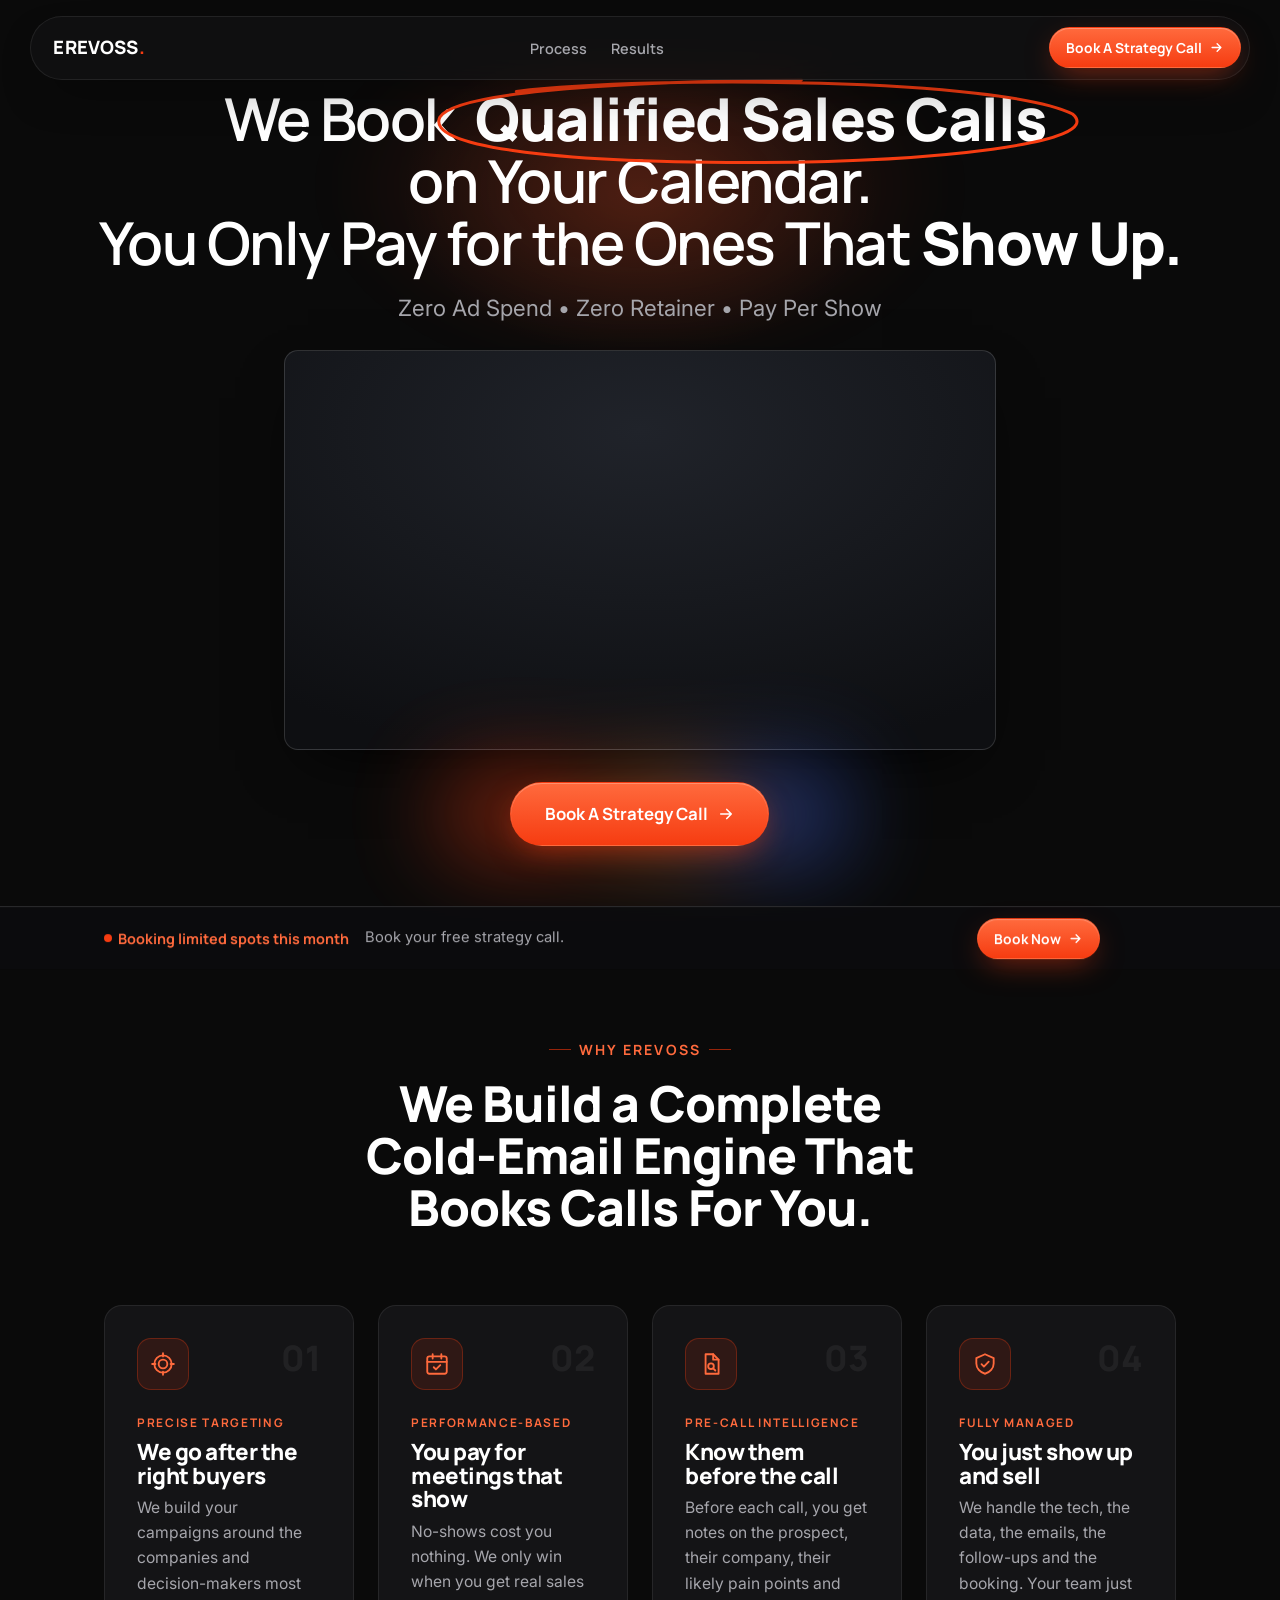
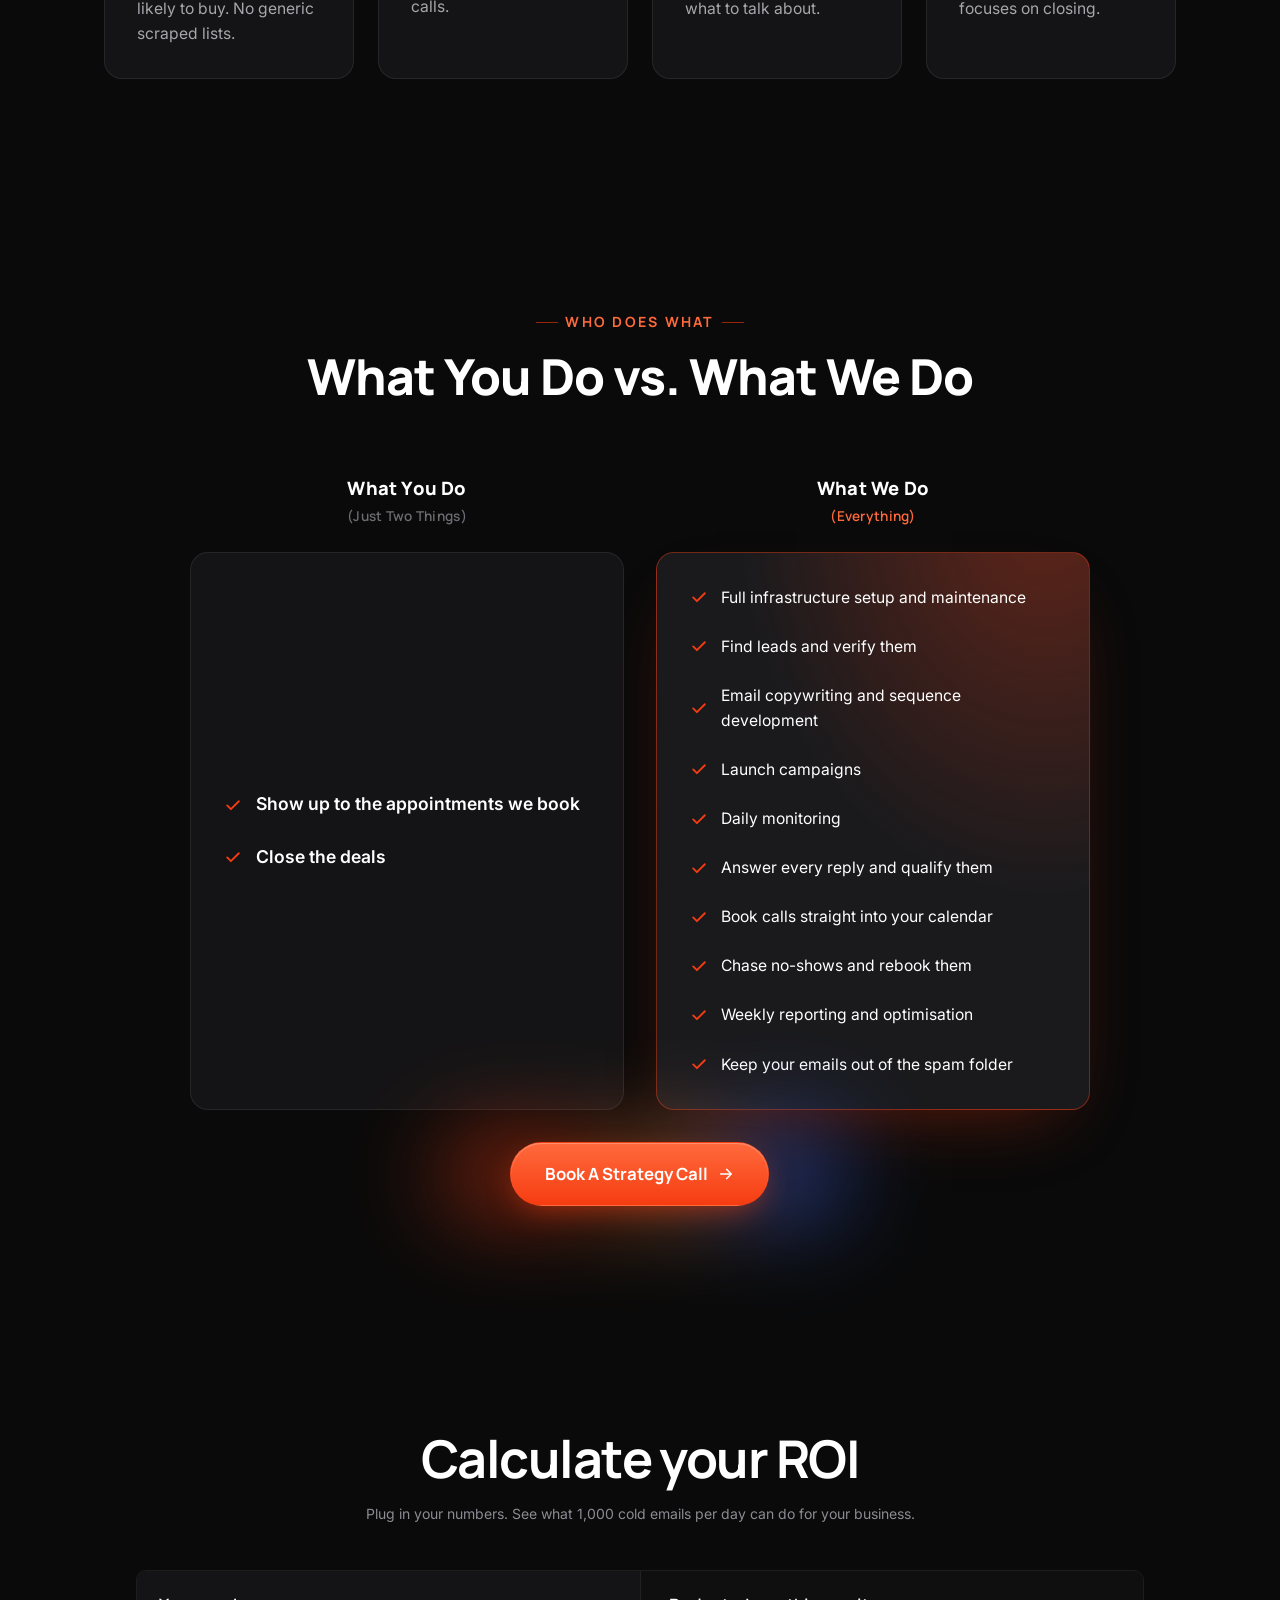
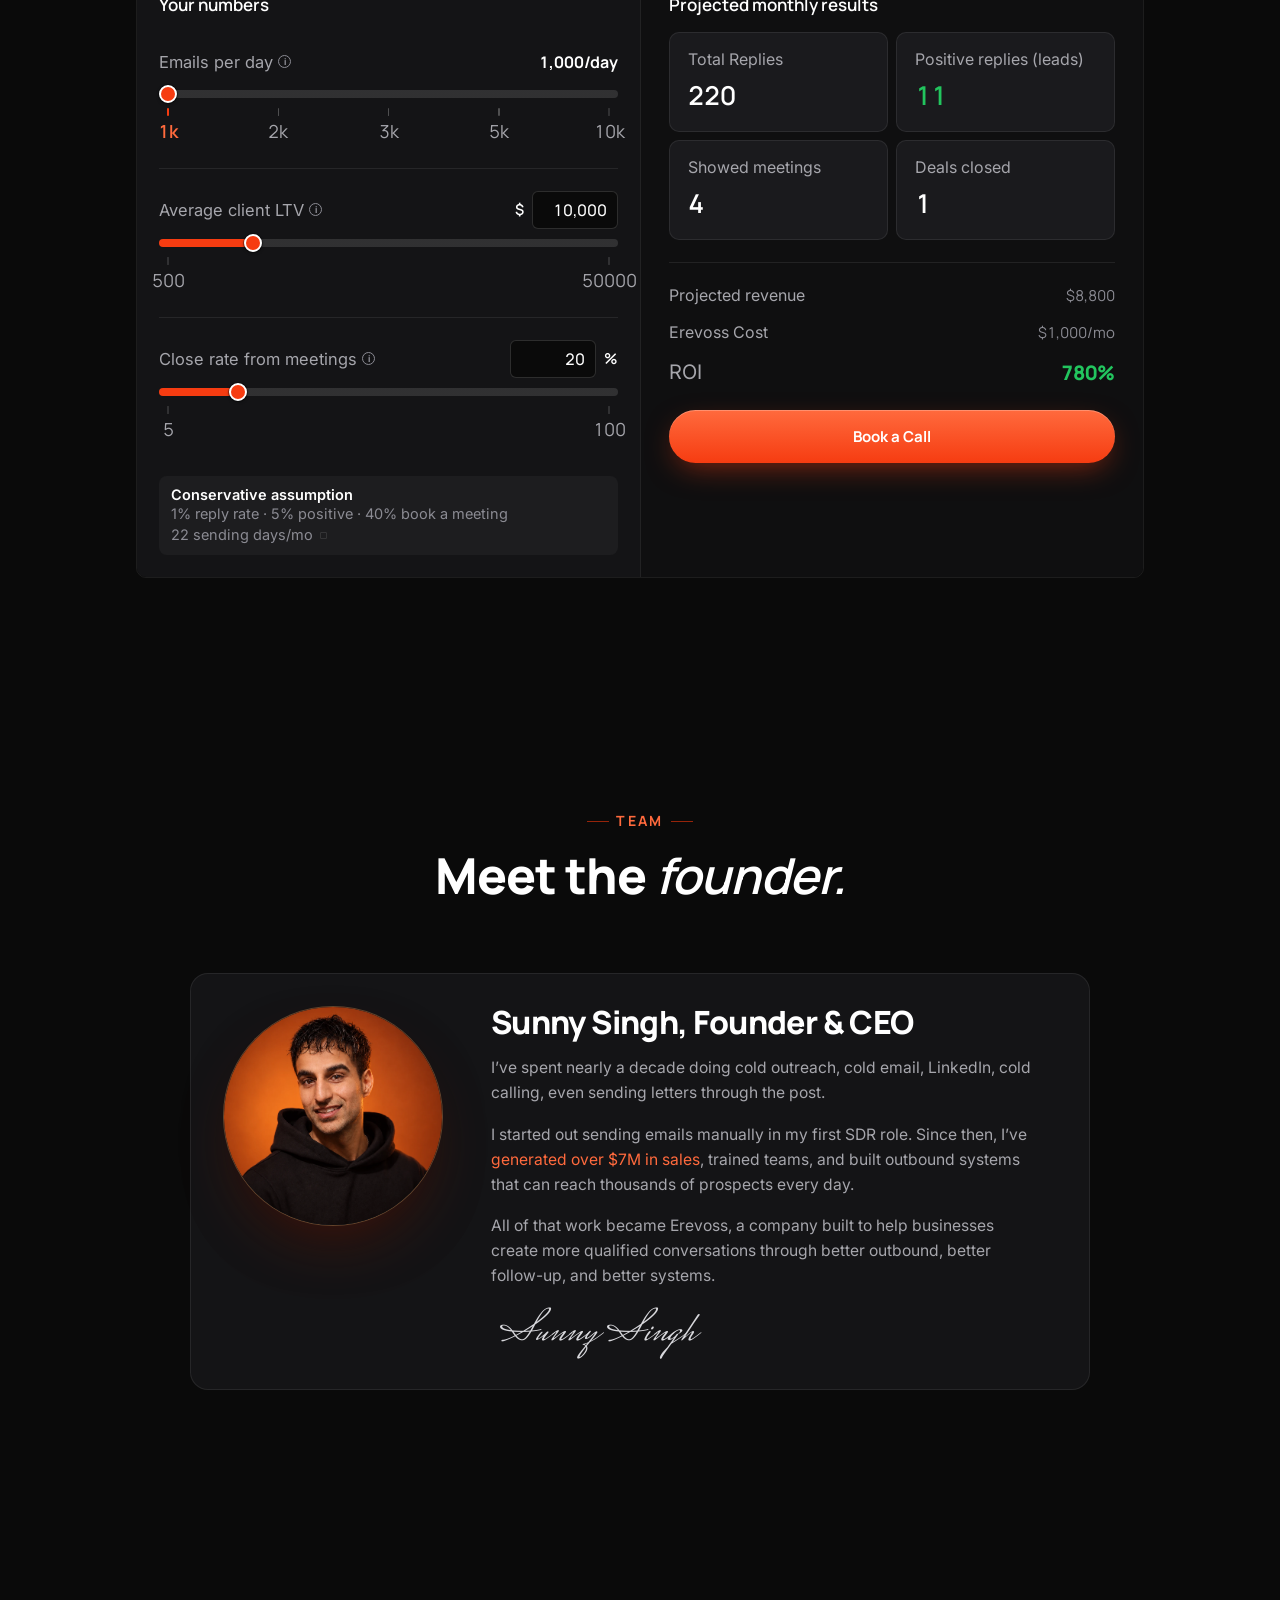
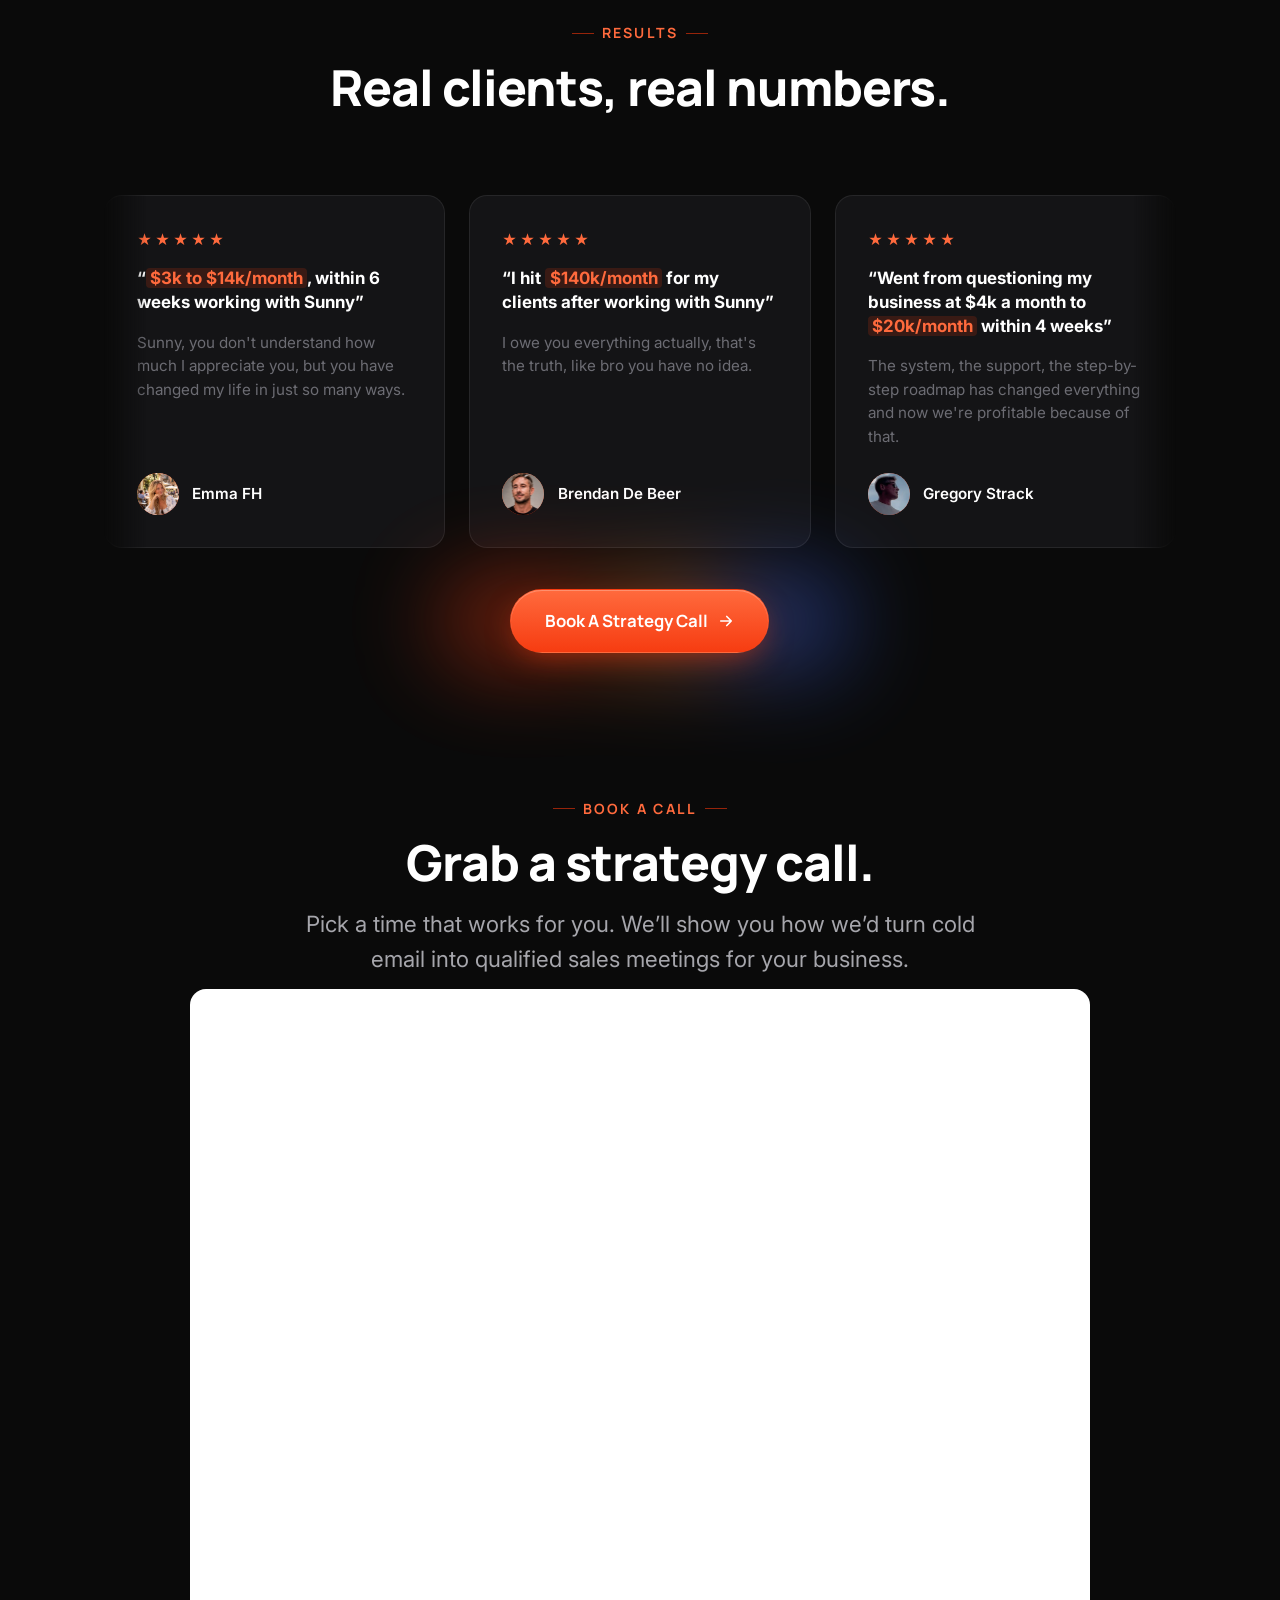
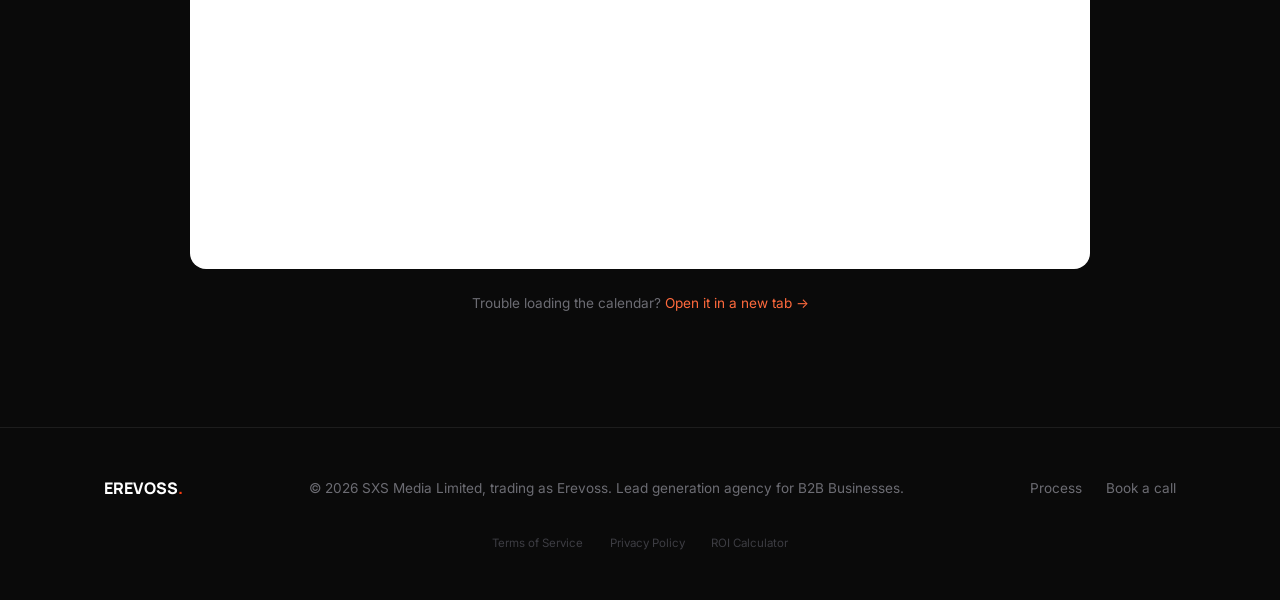
<file: index.html>
<!doctype html>
<html lang="en">
<head>
<meta charset="UTF-8">
<meta name="viewport" content="width=device-width, initial-scale=1.0">
<title>Erevoss | Qualified Sales Calls, Pay-Per-Show</title>
<meta name="description" content="We book qualified sales calls on a pay-per-show basis. Zero ad spend, zero retainer. You only pay for the calls that show up.">
<link rel="canonical" href="https://erevoss.com/">
<meta name="theme-color" content="#0a0a0a">

<!-- Open Graph -->
<meta property="og:type" content="website">
<meta property="og:site_name" content="Erevoss">
<meta property="og:url" content="https://erevoss.com/">
<meta property="og:title" content="Erevoss | Qualified Sales Calls, Pay-Per-Show">
<meta property="og:description" content="We book qualified sales calls on a pay-per-show basis. Zero ad spend, zero retainer. You only pay for the calls that show up.">
<meta property="og:image" content="https://erevoss.com/assets/og-image.jpg">
<meta property="og:image:width" content="1200">
<meta property="og:image:height" content="630">

<!-- Twitter -->
<meta name="twitter:card" content="summary_large_image">
<meta name="twitter:title" content="Erevoss | Qualified Sales Calls, Pay-Per-Show">
<meta name="twitter:description" content="We book qualified sales calls on a pay-per-show basis. Zero ad spend, zero retainer. You only pay for the calls that show up.">
<meta name="twitter:image" content="https://erevoss.com/assets/og-image.jpg">

<link rel="icon" href="assets/favicon.svg" type="image/svg+xml">

<script>document.documentElement.className = 'js';</script>
<link rel="preconnect" href="https://fonts.googleapis.com">
<link rel="preconnect" href="https://fonts.gstatic.com" crossorigin>
<link href="https://fonts.googleapis.com/css2?family=Manrope:wght@400;500;600;700;800&family=Inter:wght@400;500;600&family=Mrs+Saint+Delafield&display=swap" rel="stylesheet">
<link rel="stylesheet" href="styles.css">
<!-- Wistia VSL player -->
<script src="https://fast.wistia.com/player.js" async></script>
<script src="https://fast.wistia.com/embed/h9j6kf60p4.js" async type="module"></script>
</head>
<body>

  <div class="scroll-progress" aria-hidden="true"></div>

  <!-- NAV -->
  <header class="nav" id="nav">
    <div class="nav-inner">
      <a href="#top" class="brand" aria-label="Erevoss home">EREVOSS<span class="mark">.</span></a>
      <nav aria-label="Primary">
        <ul class="nav-links">
          <li><a href="#process">Process</a></li>
          <li><a href="#results">Results</a></li>
        </ul>
      </nav>
      <div class="nav-cta">
        <a href="#contact" class="btn btn-accent btn-sm">Book A Strategy Call
          <svg width="15" height="15" viewBox="0 0 24 24" fill="none" aria-hidden="true"><path d="M5 12h14M13 6l6 6-6 6" stroke="currentColor" stroke-width="2.2" stroke-linecap="round" stroke-linejoin="round"/></svg>
        </a>
      </div>
    </div>
  </header>

  <main id="top">

    <!-- HERO -->
    <section class="hero" aria-labelledby="hero-title">
      <div class="wrap">
        <h1 id="hero-title" class="reveal d1"><span class="h-line">We Book <span class="circled"><b>Qualified Sales Calls</b><svg viewBox="0 0 200 60" preserveAspectRatio="none" aria-hidden="true"><path d="M30 12C70 2 170 4 190 26C200 44 150 56 96 56C40 56 4 46 8 28C12 14 50 6 112 5"/></svg></span></span> <span class="h-line">on Your Calendar.</span> <span class="h-line h-last">You Only Pay for the Ones That <b>Show Up.</b></span></h1>

        <p class="lead reveal d1">Zero Ad Spend • Zero Retainer • Pay Per Show</p>

        <!-- VSL: Wistia player. To change the video, replace the media ID (h9j6kf60p4) here AND in the embed script in <head> -->
        <div class="vsl reveal d2">
          <wistia-player id="vsl-video" media-id="h9j6kf60p4" aspect="1.7777777777777777" autoplay muted></wistia-player>
          <button class="vsl-unmute" id="vsl-unmute" type="button" aria-label="Unmute the video" hidden>
            <span class="vsl-unmute-card">
              <svg viewBox="0 0 24 24" fill="none" aria-hidden="true"><path d="M4 9v6h4l5 4V5L8 9H4Z" fill="currentColor"/><path d="M16.5 8.5a5 5 0 0 1 0 7M19 6a8 8 0 0 1 0 12" stroke="currentColor" stroke-width="1.7" stroke-linecap="round"/></svg>
              <strong>Your video is playing</strong>
              <span>Click to unmute</span>
            </span>
          </button>
        </div>

        <div class="hero-cta reveal d3">
          <a href="#contact" class="btn btn-accent btn-lg">Book A Strategy Call
            <svg width="18" height="18" viewBox="0 0 24 24" fill="none" aria-hidden="true"><path d="M5 12h14M13 6l6 6-6 6" stroke="currentColor" stroke-width="2.2" stroke-linecap="round" stroke-linejoin="round"/></svg>
          </a>
        </div>
      </div>
    </section>

    <!-- WHY EREVOSS (id stays "process" so the nav link keeps working) -->
    <section id="process" aria-labelledby="process-title">
      <div class="wrap">
        <div class="section-head reveal">
          <span class="eyebrow">Why Erevoss</span>
          <h2 id="process-title">We Build a Complete <span class="nowrap">Cold-Email</span> Engine That Books Calls For You.</h2>
        </div>
        <div class="steps">
          <article class="step reveal d1">
            <span class="step-num">01</span>
            <div class="step-icon" aria-hidden="true"><svg viewBox="0 0 24 24" fill="none"><circle cx="12" cy="12" r="8" stroke="currentColor" stroke-width="1.7" stroke-linecap="round" stroke-linejoin="round"/><circle cx="12" cy="12" r="4" stroke="currentColor" stroke-width="1.7" stroke-linecap="round" stroke-linejoin="round"/><path d="M12 2v3M12 19v3M2 12h3M19 12h3" stroke="currentColor" stroke-width="1.7" stroke-linecap="round" stroke-linejoin="round"/></svg></div>
            <span class="step-tag">Precise targeting</span>
            <h3>We go after the right buyers</h3>
            <p>We build your campaigns around the companies and decision-makers most likely to buy. No generic scraped lists.</p>
          </article>
          <article class="step reveal d2">
            <span class="step-num">02</span>
            <div class="step-icon" aria-hidden="true"><svg viewBox="0 0 24 24" fill="none"><rect x="3" y="5" width="18" height="16" rx="2" stroke="currentColor" stroke-width="1.7" stroke-linecap="round" stroke-linejoin="round"/><path d="M3 10h18M8 3v4M16 3v4" stroke="currentColor" stroke-width="1.7" stroke-linecap="round" stroke-linejoin="round"/><path d="m9 15 2 2 4-4" stroke="currentColor" stroke-width="1.7" stroke-linecap="round" stroke-linejoin="round"/></svg></div>
            <span class="step-tag">Performance-based</span>
            <h3>You pay for meetings that show</h3>
            <p>No-shows cost you nothing. We only win when you get real sales calls.</p>
          </article>
          <article class="step reveal d3">
            <span class="step-num">03</span>
            <div class="step-icon" aria-hidden="true"><svg viewBox="0 0 24 24" fill="none"><path d="M7 3h7l5 5v13H7z" stroke="currentColor" stroke-width="1.7" stroke-linecap="round" stroke-linejoin="round"/><path d="M14 3v5h5" stroke="currentColor" stroke-width="1.7" stroke-linecap="round" stroke-linejoin="round"/><circle cx="12" cy="14" r="2.6" stroke="currentColor" stroke-width="1.7" stroke-linecap="round" stroke-linejoin="round"/><path d="m14 16 2 2" stroke="currentColor" stroke-width="1.7" stroke-linecap="round" stroke-linejoin="round"/></svg></div>
            <span class="step-tag">Pre-call intelligence</span>
            <h3>Know them before the call</h3>
            <p>Before each call, you get notes on the prospect, their company, their likely pain points and what to talk about.</p>
          </article>
          <article class="step reveal d4">
            <span class="step-num">04</span>
            <div class="step-icon" aria-hidden="true"><svg viewBox="0 0 24 24" fill="none"><path d="M12 3 4 6.5v5c0 4.5 3.4 8.3 8 9.5 4.6-1.2 8-5 8-9.5v-5z" stroke="currentColor" stroke-width="1.7" stroke-linecap="round" stroke-linejoin="round"/><path d="m8.8 12.2 2.2 2.2 4.4-4.6" stroke="currentColor" stroke-width="1.7" stroke-linecap="round" stroke-linejoin="round"/></svg></div>
            <span class="step-tag">Fully managed</span>
            <h3>You just show up and sell</h3>
            <p>We handle the tech, the data, the emails, the follow-ups and the booking. Your team just focuses on closing.</p>
          </article>
        </div>
      </div>
    </section>

    <!-- WHAT YOU DO VS. WHAT WE DO -->
    <section id="split" aria-labelledby="split-title">
      <div class="wrap">
        <div class="section-head reveal">
          <span class="eyebrow">Who does what</span>
          <h2 id="split-title">What You Do vs. What We Do</h2>
        </div>
        <div class="cmp-grid reveal d1">
          <div class="cmp-col">
            <div class="cmp-label other">What You Do <span>(Just Two Things)</span></div>
            <div class="cmp-card other">
              <ul class="cmp-list">
                <li><svg class="cmp-ic" viewBox="0 0 24 24" fill="none" aria-hidden="true"><path d="m5 12.5 4.5 4.5L19 7.5" stroke="currentColor" stroke-width="2.2" stroke-linecap="round" stroke-linejoin="round"/></svg>Show up to the appointments we book</li>
                <li><svg class="cmp-ic" viewBox="0 0 24 24" fill="none" aria-hidden="true"><path d="m5 12.5 4.5 4.5L19 7.5" stroke="currentColor" stroke-width="2.2" stroke-linecap="round" stroke-linejoin="round"/></svg>Close the deals</li>
              </ul>
            </div>
          </div>
          <div class="cmp-col">
            <div class="cmp-label us">What We Do <span>(Everything)</span></div>
            <div class="cmp-card us">
              <ul class="cmp-list">
                <li><svg class="cmp-ic" viewBox="0 0 24 24" fill="none" aria-hidden="true"><path d="m5 12.5 4.5 4.5L19 7.5" stroke="currentColor" stroke-width="2.2" stroke-linecap="round" stroke-linejoin="round"/></svg>Full infrastructure setup and maintenance</li>
                <li><svg class="cmp-ic" viewBox="0 0 24 24" fill="none" aria-hidden="true"><path d="m5 12.5 4.5 4.5L19 7.5" stroke="currentColor" stroke-width="2.2" stroke-linecap="round" stroke-linejoin="round"/></svg>Find leads and verify them</li>
                <li><svg class="cmp-ic" viewBox="0 0 24 24" fill="none" aria-hidden="true"><path d="m5 12.5 4.5 4.5L19 7.5" stroke="currentColor" stroke-width="2.2" stroke-linecap="round" stroke-linejoin="round"/></svg>Email copywriting and sequence development</li>
                <li><svg class="cmp-ic" viewBox="0 0 24 24" fill="none" aria-hidden="true"><path d="m5 12.5 4.5 4.5L19 7.5" stroke="currentColor" stroke-width="2.2" stroke-linecap="round" stroke-linejoin="round"/></svg>Launch campaigns</li>
                <li><svg class="cmp-ic" viewBox="0 0 24 24" fill="none" aria-hidden="true"><path d="m5 12.5 4.5 4.5L19 7.5" stroke="currentColor" stroke-width="2.2" stroke-linecap="round" stroke-linejoin="round"/></svg>Daily monitoring</li>
                <li><svg class="cmp-ic" viewBox="0 0 24 24" fill="none" aria-hidden="true"><path d="m5 12.5 4.5 4.5L19 7.5" stroke="currentColor" stroke-width="2.2" stroke-linecap="round" stroke-linejoin="round"/></svg>Answer every reply and qualify them</li>
                <li><svg class="cmp-ic" viewBox="0 0 24 24" fill="none" aria-hidden="true"><path d="m5 12.5 4.5 4.5L19 7.5" stroke="currentColor" stroke-width="2.2" stroke-linecap="round" stroke-linejoin="round"/></svg>Book calls straight into your calendar</li>
                <li><svg class="cmp-ic" viewBox="0 0 24 24" fill="none" aria-hidden="true"><path d="m5 12.5 4.5 4.5L19 7.5" stroke="currentColor" stroke-width="2.2" stroke-linecap="round" stroke-linejoin="round"/></svg>Chase no-shows and rebook them</li>
                <li><svg class="cmp-ic" viewBox="0 0 24 24" fill="none" aria-hidden="true"><path d="m5 12.5 4.5 4.5L19 7.5" stroke="currentColor" stroke-width="2.2" stroke-linecap="round" stroke-linejoin="round"/></svg>Weekly reporting and optimisation</li>
                <li><svg class="cmp-ic" viewBox="0 0 24 24" fill="none" aria-hidden="true"><path d="m5 12.5 4.5 4.5L19 7.5" stroke="currentColor" stroke-width="2.2" stroke-linecap="round" stroke-linejoin="round"/></svg>Keep your emails out of the spam folder</li>
              </ul>
            </div>
          </div>
        </div>
        <div class="hero-cta reveal d2">
          <a href="#contact" class="btn btn-accent btn-lg">Book A Strategy Call
            <svg width="18" height="18" viewBox="0 0 24 24" fill="none" aria-hidden="true"><path d="M5 12h14M13 6l6 6-6 6" stroke="currentColor" stroke-width="2.2" stroke-linecap="round" stroke-linejoin="round"/></svg>
          </a>
        </div>
      </div>
    </section>

    <!-- ROI CALCULATOR (ported from erevoss-roi-v3.html). Maths and price per meeting live in script.js;
         styles are scoped under .roi-calc in styles.css. -->
    <section id="roi-calculator" aria-labelledby="roi-title" data-book-url="#contact">
      <div class="wrap roi-calc">
        <div class="title reveal">
          <h2 id="roi-title">Calculate your ROI</h2>
          <p>Plug in your numbers. See what 1,000 cold emails per day can do for your business.</p>
        </div>

        <div class="calc reveal d1">
          <section class="left" aria-labelledby="roi-in-h">
            <h3 id="roi-in-h">Your numbers</h3>

            <div class="field">
              <div class="fhead">
                <label for="roi-vol">Emails per day <i class="tip" tabindex="0">i<span>How many cold emails go out each sending day.</span></i></label>
                <span class="now" id="roi-vol-v">1,000/day</span>
              </div>
              <input id="roi-vol" type="range" min="0" max="4" step="1" value="0" aria-label="Emails per day" aria-valuetext="1,000 per day">
              <div class="scale" id="roi-sc-vol" role="group" aria-label="Emails per day presets"></div>
            </div>

            <div class="field">
              <div class="fhead">
                <label for="roi-ltv-n">Average client LTV <i class="tip" tabindex="0">i<span>What one new client is worth to you over the whole relationship.</span></i></label>
                <span class="inbox">$ <input id="roi-ltv-n" class="wide" type="text" value="10,000" inputmode="numeric" autocomplete="off"></span>
              </div>
              <input id="roi-ltv" type="range" min="500" max="50000" step="500" value="10000" aria-label="Average client LTV">
              <div class="scale" id="roi-sc-ltv" aria-hidden="true"></div>
            </div>

            <div class="field">
              <div class="fhead">
                <label for="roi-close-n">Close rate from meetings <i class="tip" tabindex="0">i<span>Share of showed meetings that become paying clients.</span></i></label>
                <span class="inbox"><input id="roi-close-n" type="number" min="5" max="100" step="1" value="20" inputmode="numeric"> %</span>
              </div>
              <input id="roi-close" type="range" min="5" max="100" step="1" value="20" aria-label="Close rate from meetings">
              <div class="scale" id="roi-sc-close" aria-hidden="true"></div>
            </div>

            <div class="assume">
              <b>Conservative assumption</b>
              <span>1% reply rate · 5% positive · 40% book a meeting<br>22 sending days/mo<button type="button" class="price-toggle" id="roi-price-toggle" aria-expanded="false" aria-controls="roi-price-panel" aria-label="Adjust cost per show"></button></span>
              <!-- hidden price control (for live demos): opens from the tiny square above, resets to $250 on reload -->
              <div class="price-panel" id="roi-price-panel" hidden>
                <label for="roi-price">Cost per show</label>
                <select id="roi-price"><option value="150">$150</option><option value="200">$200</option><option value="250" selected>$250</option><option value="300">$300</option><option value="350">$350</option><option value="400">$400</option><option value="500">$500</option><option value="600">$600</option><option value="700">$700</option><option value="800">$800</option><option value="900">$900</option></select>
              </div>
            </div>
          </section>

          <section class="right" aria-labelledby="roi-out-h" aria-live="polite">
            <h3 id="roi-out-h">Projected monthly results</h3>
            <div class="cards">
              <div class="card"><span class="k">Total Replies</span><span class="v" id="roi-r-replies"></span></div>
              <div class="card"><span class="k">Positive replies (leads)</span><span class="v g" id="roi-r-leads"></span></div>
              <div class="card"><span class="k">Showed meetings</span><span class="v" id="roi-r-meet"></span></div>
              <div class="card"><span class="k">Deals closed</span><span class="v" id="roi-r-deals"></span></div>
            </div>
            <hr>
            <div class="rev"><span class="k">Projected revenue</span><span class="v" id="roi-r-rev"></span></div>
            <div class="line"><span class="k">Erevoss Cost</span><span class="v" id="roi-r-cost"></span></div>
            <div class="line roi-line"><span class="k">ROI</span><span class="v roi" id="roi-r-roi"></span></div>
            <a class="main-btn book" href="#contact">Book a Call</a>
          </section>
        </div>
      </div>
    </section>

    <!-- MEET THE FOUNDER -->
    <section id="founder" aria-labelledby="founder-title">
      <div class="wrap">
        <div class="section-head reveal">
          <span class="eyebrow">Team</span>
          <h2 id="founder-title">Meet the <i>founder.</i></h2>
        </div>
        <div class="founder reveal d1">
          <div class="founder-photo">
            <span class="ph">Founder photo<br>assets/founder.webp</span>
            <img src="assets/founder.webp" alt="Sunny Singh, founder of Erevoss" data-fallback>
          </div>
          <div class="founder-body">
            <h3>Sunny Singh, <span class="nowrap">Founder &amp; CEO</span></h3>
            <p>I’ve spent nearly a decade doing cold outreach, cold email, LinkedIn, cold calling, even sending letters through the post.</p>
            <p>I started out sending emails manually in my first SDR role. Since then, I’ve <span class="hl">generated over $7M in sales</span>, trained teams, and built outbound systems that can reach thousands of prospects every day.</p>
            <p>All of that work became Erevoss, a company built to help businesses create more qualified conversations through better outbound, better follow-up, and better systems.</p>
            <div class="signature" aria-hidden="true">Sunny Singh</div>
          </div>
        </div>
      </div>
    </section>

    <!-- RESULTS / TESTIMONIALS -->
    <section id="results" aria-labelledby="results-title">
      <div class="wrap">
        <div class="section-head reveal">
          <span class="eyebrow">Results</span>
          <h2 id="results-title">Real clients, real numbers.</h2>
        </div>
        <div class="quotes">
          <figure class="quote reveal d1">
            <div class="stars" aria-label="5 out of 5 stars">★★★★★</div>
            <blockquote>
              <p class="q-headline">“<mark>$3k to $14k/month</mark>, within 6 weeks working with Sunny”</p>
              <p class="q-body">Sunny, you don't understand how much I appreciate you, but you have changed my life in just so many ways.</p>
            </blockquote>
            <figcaption class="who"><span class="avatar">EF<img src="assets/emma.jpg" alt="Emma FH" data-fallback></span><span><span class="name">Emma FH</span></span></figcaption>
          </figure>
          <figure class="quote reveal d2">
            <div class="stars" aria-label="5 out of 5 stars">★★★★★</div>
            <blockquote>
              <p class="q-headline">“I hit <mark>$140k/month</mark> for my clients after working with Sunny”</p>
              <p class="q-body">I owe you everything actually, that's the truth, like bro you have no idea.</p>
            </blockquote>
            <figcaption class="who"><span class="avatar">BD<img src="assets/brendan.png" alt="Brendan De Beer" data-fallback></span><span><span class="name">Brendan De Beer</span></span></figcaption>
          </figure>
          <figure class="quote reveal d3">
            <div class="stars" aria-label="5 out of 5 stars">★★★★★</div>
            <blockquote>
              <p class="q-headline">“Went from questioning my business at $4k a month to <mark>$20k/month</mark> within 4 weeks”</p>
              <p class="q-body">The system, the support, the step-by-step roadmap has changed everything and now we're profitable because of that.</p>
            </blockquote>
            <figcaption class="who"><span class="avatar">GS<img src="assets/greg.png" alt="Gregory Strack" class="avatar-face" style="--x:-70%;--y:0;--zoom:330%" data-fallback></span><span><span class="name">Gregory Strack</span></span></figcaption>
          </figure>
          <figure class="quote reveal d4">
            <div class="stars" aria-label="5 out of 5 stars">★★★★★</div>
            <blockquote>
              <p class="q-headline">“Within my first month of working with Sunny, I got from <mark>0K to 14K a month</mark>”</p>
              <p class="q-body">I reached out to Sunny because I knew he was an expert in his field, and working with him has changed my life.</p>
            </blockquote>
            <figcaption class="who"><span class="avatar">JL<img src="assets/jayden.jpg" alt="Jayden Liu" data-fallback></span><span><span class="name">Jayden Liu</span></span></figcaption>
          </figure>
        </div>
        <div class="hero-cta reveal d2">
          <a href="#contact" class="btn btn-accent btn-lg">Book A Strategy Call
            <svg width="18" height="18" viewBox="0 0 24 24" fill="none" aria-hidden="true"><path d="M5 12h14M13 6l6 6-6 6" stroke="currentColor" stroke-width="2.2" stroke-linecap="round" stroke-linejoin="round"/></svg>
          </a>
        </div>
      </div>
    </section>

    <!-- BOOKING: to change the calendar, edit the booking URL in the iframe src AND the fallback link -->
    <section id="contact" aria-labelledby="book-title">
      <div class="wrap">
        <div class="section-head reveal">
          <span class="eyebrow">Book a call</span>
          <h2 id="book-title">Grab a strategy call.</h2>
          <p>Pick a time that works for you. We’ll show you how we’d turn cold email into qualified sales meetings for your business.</p>
        </div>

        <div class="cal-embed reveal d1">
          <iframe src="https://book.erevoss.com/widget/bookings/erevoss-landingpage" id="erevoss-landingpage_booking" title="Book a strategy call with Sunny Singh" scrolling="no"></iframe>
          <p class="cal-fallback">
            Trouble loading the calendar? <a href="https://book.erevoss.com/widget/bookings/erevoss-landingpage" target="_blank" rel="noopener">Open it in a new tab →</a>
          </p>
        </div>
      </div>
    </section>

  </main>

  <!-- FOOTER -->
  <footer>
    <div class="wrap">
      <a href="#top" class="brand">EREVOSS<span class="mark">.</span></a>
      <span class="fnote">© 2026 SXS Media Limited, trading as Erevoss. Lead generation agency for B2B Businesses.</span>
      <div class="flinks"><a href="#process">Process</a><a href="#contact">Book a call</a></div>
    </div>
    <div class="legal-link"><a href="terms.html">Terms of Service</a><a href="privacy.html">Privacy Policy</a><a href="roi.html">ROI Calculator</a></div>
  </footer>

  <!-- STICKY BOOK BAR -->
  <div class="book-bar" id="bookBar" aria-hidden="true">
    <div class="inner">
      <div class="msg">
        <span class="urgency"><span class="blip"></span> Booking limited spots this month</span>
        <span class="lead-txt">Book your free strategy call.</span>
      </div>
      <a href="#contact" class="btn btn-accent btn-sm" tabindex="-1">Book Now
        <svg width="15" height="15" viewBox="0 0 24 24" fill="none" aria-hidden="true"><path d="M5 12h14M13 6l6 6-6 6" stroke="currentColor" stroke-width="2.2" stroke-linecap="round" stroke-linejoin="round"/></svg>
      </a>
    </div>
  </div>

  <!-- Booking tool's embed script: resizes the calendar box to fit its content, so it doesn't scroll inside -->
  <script src="https://link.msgsndr.com/js/form_embed.js" defer></script>
  <!-- GoHighLevel chat widget -->
  <script src="https://widgets.leadconnectorhq.com/loader.js" data-resources-url="https://widgets.leadconnectorhq.com/chat-widget/loader.js" data-widget-id="6ac27927d8dc776960e91c69" data-source="WEB_USER"></script>
  <script src="script.js"></script>
</body>
</html>
</file>
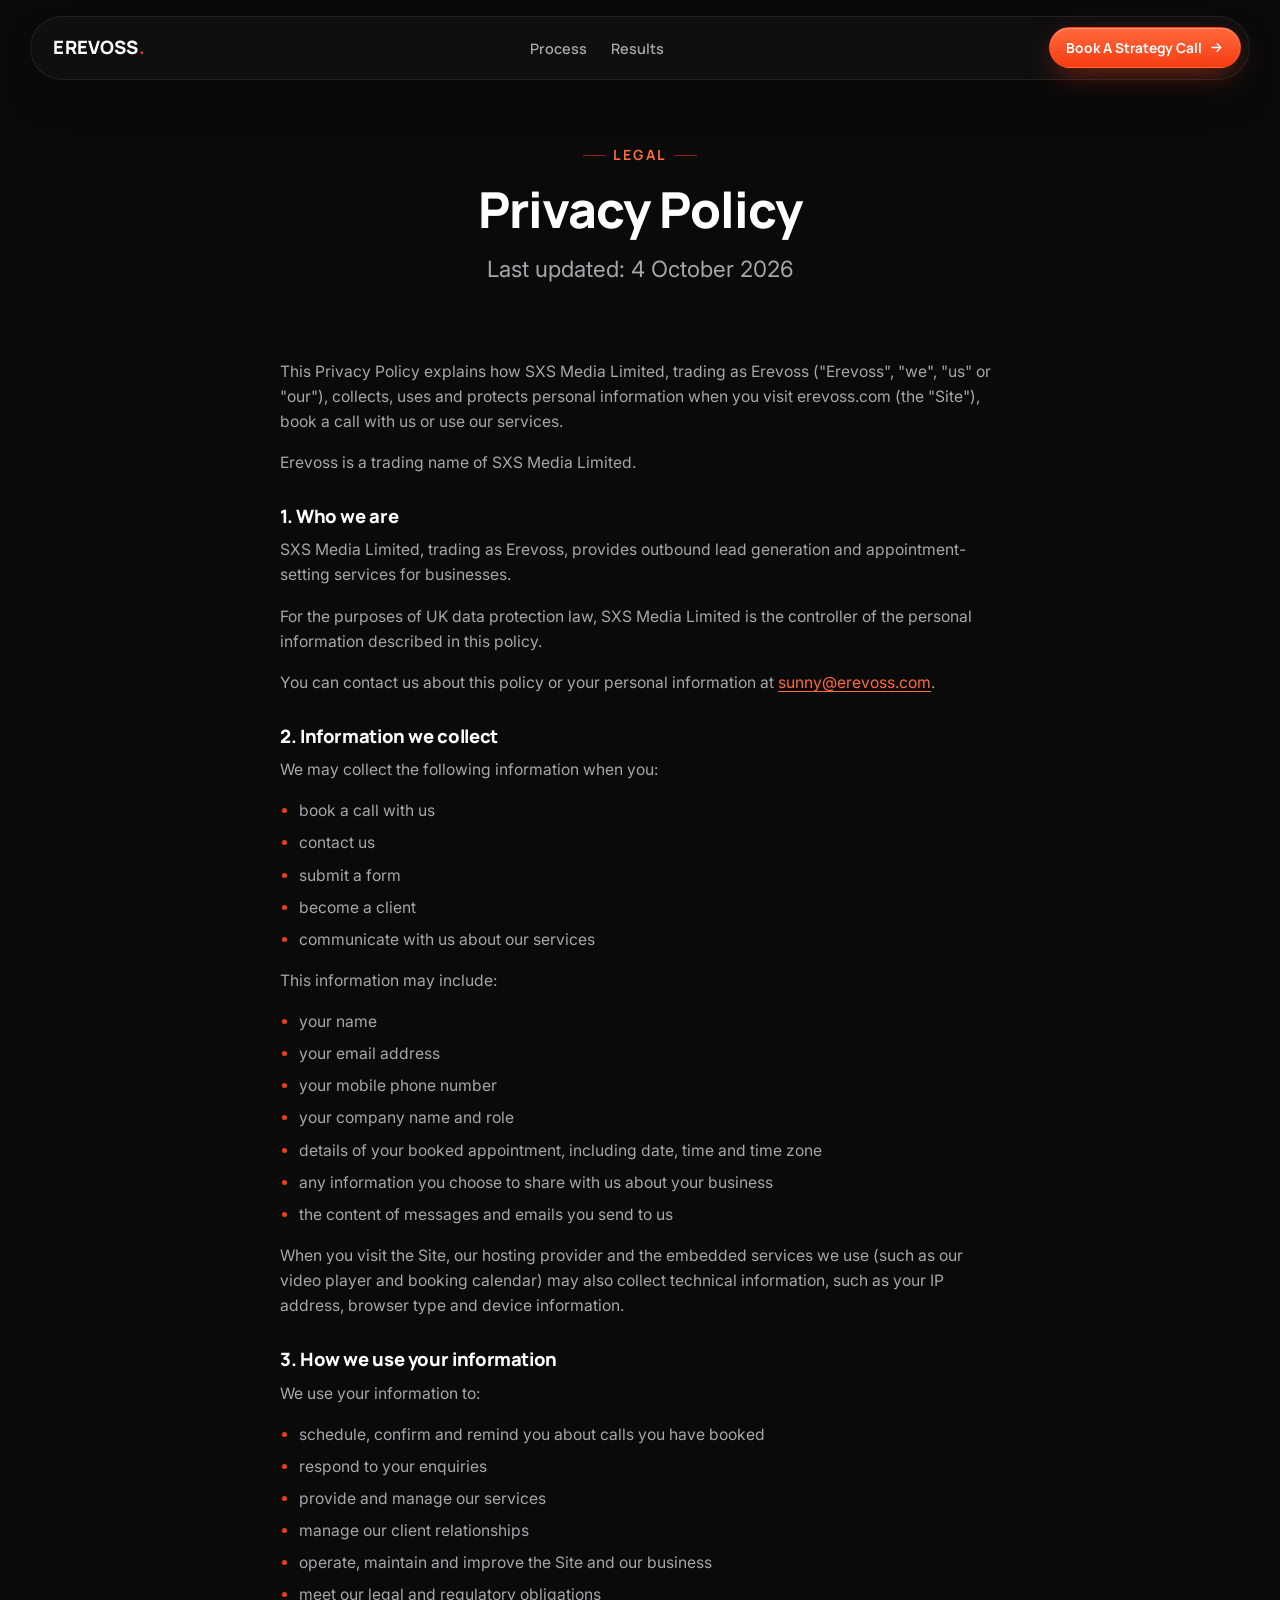
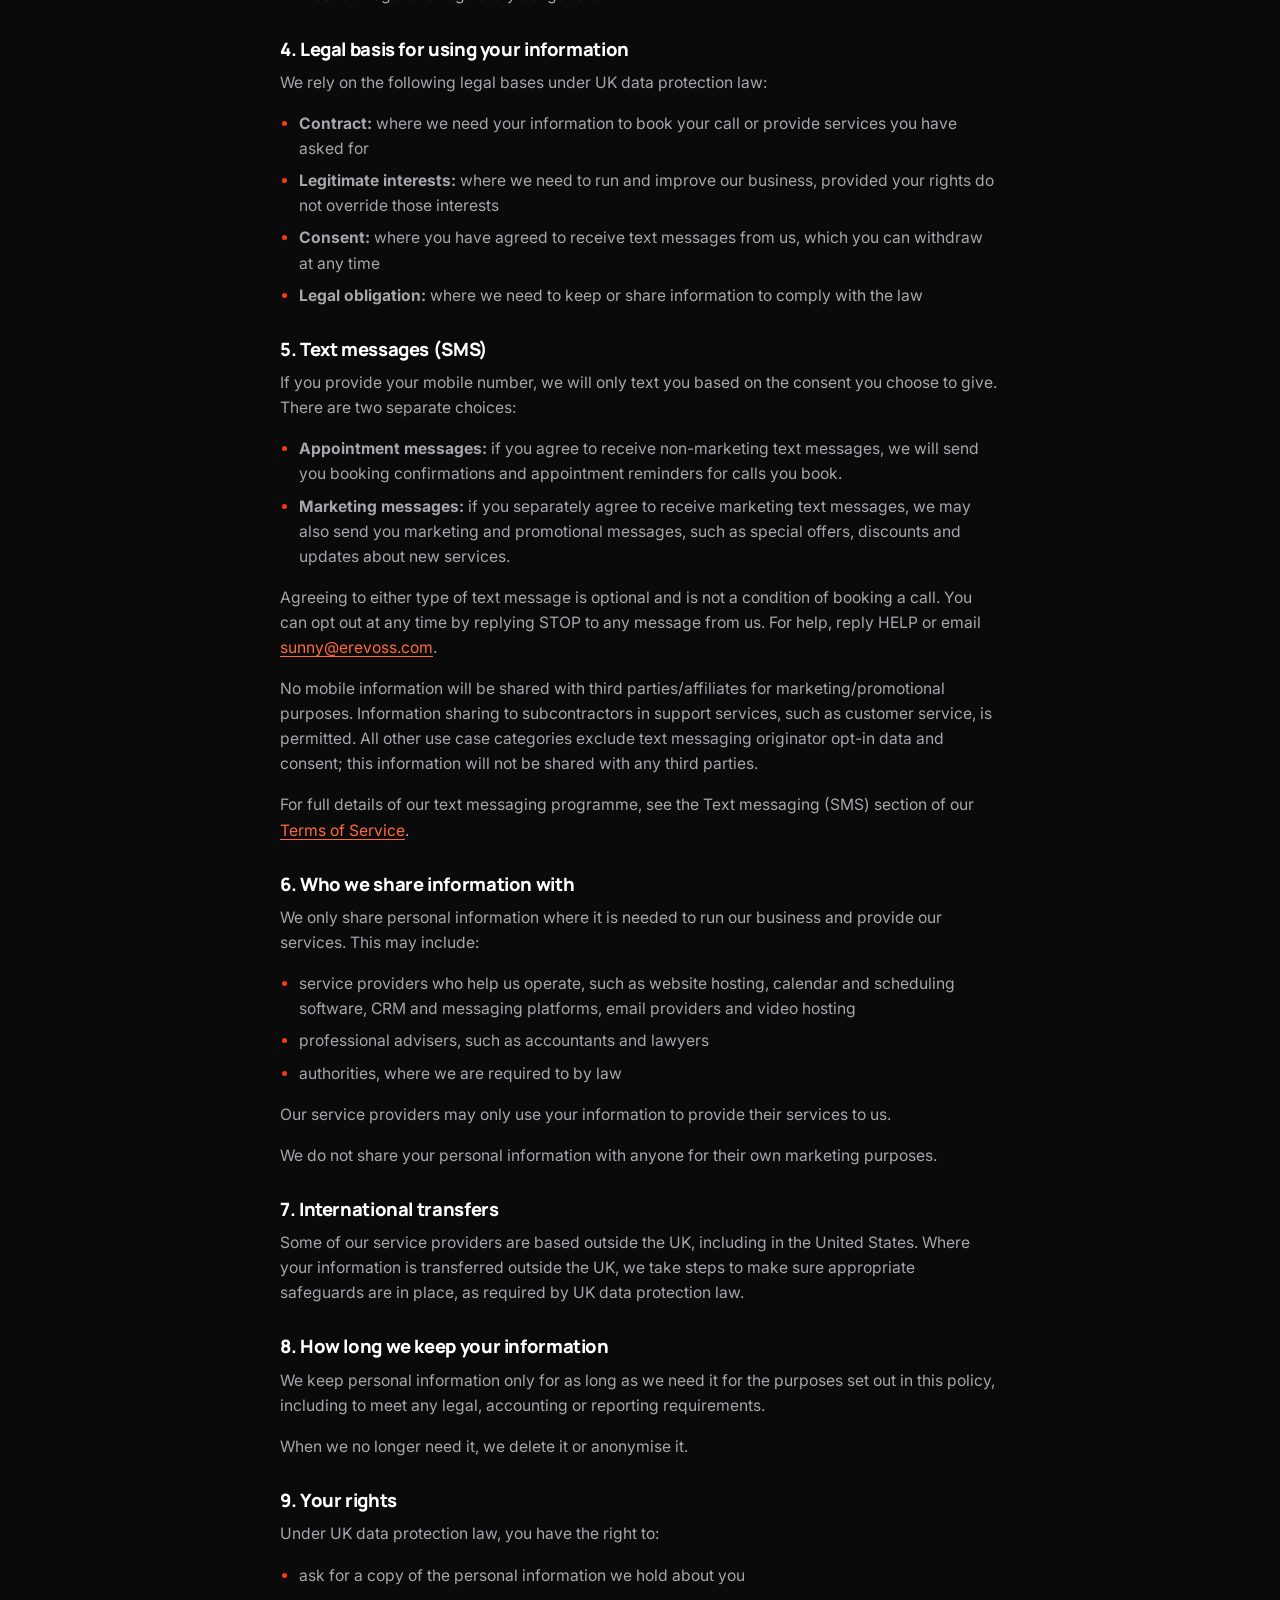
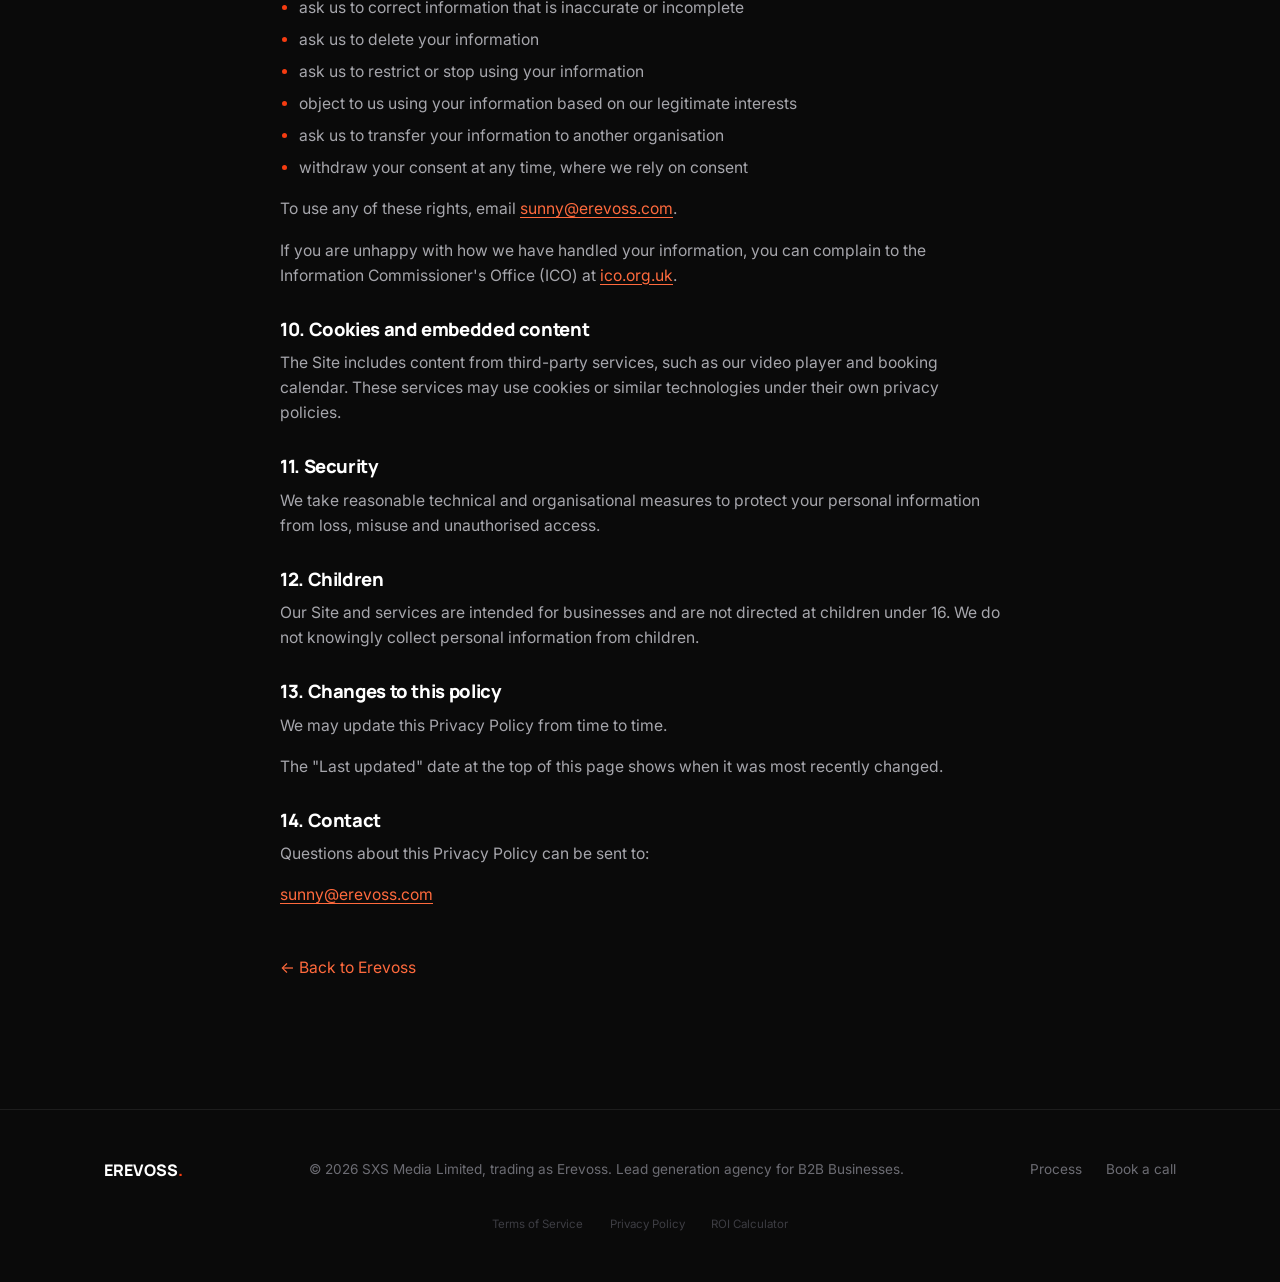
<file: privacy.html>
<!doctype html>
<html lang="en">
<head>
<meta charset="UTF-8">
<meta name="viewport" content="width=device-width, initial-scale=1.0">
<title>Privacy Policy | Erevoss</title>
<meta name="description" content="How SXS Media Limited, trading as Erevoss, collects, uses and protects your personal information.">
<link rel="canonical" href="https://erevoss.com/privacy.html">
<meta name="theme-color" content="#0a0a0a">
<link rel="icon" href="assets/favicon.svg" type="image/svg+xml">

<script>document.documentElement.className = 'js';</script>
<link rel="preconnect" href="https://fonts.googleapis.com">
<link rel="preconnect" href="https://fonts.gstatic.com" crossorigin>
<link href="https://fonts.googleapis.com/css2?family=Manrope:wght@400;500;600;700;800&family=Inter:wght@400;500;600&display=swap" rel="stylesheet">
<link rel="stylesheet" href="styles.css">
</head>
<body>

  <div class="scroll-progress" aria-hidden="true"></div>

  <!-- NAV -->
  <header class="nav" id="nav">
    <div class="nav-inner">
      <a href="/" class="brand" aria-label="Erevoss home">EREVOSS<span class="mark">.</span></a>
      <nav aria-label="Primary">
        <ul class="nav-links">
          <li><a href="/#process">Process</a></li>
          <li><a href="/#results">Results</a></li>
        </ul>
      </nav>
      <div class="nav-cta">
        <a href="/#contact" class="btn btn-accent btn-sm">Book A Strategy Call
          <svg width="15" height="15" viewBox="0 0 24 24" fill="none" aria-hidden="true"><path d="M5 12h14M13 6l6 6-6 6" stroke="currentColor" stroke-width="2.2" stroke-linecap="round" stroke-linejoin="round"/></svg>
        </a>
      </div>
    </div>
  </header>

  <main>
    <section class="legal-page" aria-labelledby="privacy-title">
      <div class="wrap">
        <div class="section-head">
          <span class="eyebrow">Legal</span>
          <h2 id="privacy-title">Privacy Policy</h2>
          <p>Last updated: 4 October 2026</p>
        </div>

        <div class="legal-body">
          <p>This Privacy Policy explains how SXS Media Limited, trading as Erevoss ("Erevoss", "we", "us" or "our"), collects, uses and protects personal information when you visit erevoss.com (the "Site"), book a call with us or use our services.</p>
          <p>Erevoss is a trading name of SXS Media Limited.</p>

          <h3>1. Who we are</h3>
          <p>SXS Media Limited, trading as Erevoss, provides outbound lead generation and appointment-setting services for businesses.</p>
          <p>For the purposes of UK data protection law, SXS Media Limited is the controller of the personal information described in this policy.</p>
          <p>You can contact us about this policy or your personal information at <a href="mailto:sunny@erevoss.com">sunny@erevoss.com</a>.</p>

          <h3>2. Information we collect</h3>
          <p>We may collect the following information when you:</p>
          <ul>
            <li>book a call with us</li>
            <li>contact us</li>
            <li>submit a form</li>
            <li>become a client</li>
            <li>communicate with us about our services</li>
          </ul>
          <p>This information may include:</p>
          <ul>
            <li>your name</li>
            <li>your email address</li>
            <li>your mobile phone number</li>
            <li>your company name and role</li>
            <li>details of your booked appointment, including date, time and time zone</li>
            <li>any information you choose to share with us about your business</li>
            <li>the content of messages and emails you send to us</li>
          </ul>
          <p>When you visit the Site, our hosting provider and the embedded services we use (such as our video player and booking calendar) may also collect technical information, such as your IP address, browser type and device information.</p>

          <h3>3. How we use your information</h3>
          <p>We use your information to:</p>
          <ul>
            <li>schedule, confirm and remind you about calls you have booked</li>
            <li>respond to your enquiries</li>
            <li>provide and manage our services</li>
            <li>manage our client relationships</li>
            <li>operate, maintain and improve the Site and our business</li>
            <li>meet our legal and regulatory obligations</li>
          </ul>

          <h3>4. Legal basis for using your information</h3>
          <p>We rely on the following legal bases under UK data protection law:</p>
          <ul>
            <li><strong>Contract:</strong> where we need your information to book your call or provide services you have asked for</li>
            <li><strong>Legitimate interests:</strong> where we need to run and improve our business, provided your rights do not override those interests</li>
            <li><strong>Consent:</strong> where you have agreed to receive text messages from us, which you can withdraw at any time</li>
            <li><strong>Legal obligation:</strong> where we need to keep or share information to comply with the law</li>
          </ul>

          <h3>5. Text messages (SMS)</h3>
          <p>If you provide your mobile number, we will only text you based on the consent you choose to give. There are two separate choices:</p>
          <ul>
            <li><strong>Appointment messages:</strong> if you agree to receive non-marketing text messages, we will send you booking confirmations and appointment reminders for calls you book.</li>
            <li><strong>Marketing messages:</strong> if you separately agree to receive marketing text messages, we may also send you marketing and promotional messages, such as special offers, discounts and updates about new services.</li>
          </ul>
          <p>Agreeing to either type of text message is optional and is not a condition of booking a call. You can opt out at any time by replying STOP to any message from us. For help, reply HELP or email <a href="mailto:sunny@erevoss.com">sunny@erevoss.com</a>.</p>
          <p>No mobile information will be shared with third parties/affiliates for marketing/promotional purposes. Information sharing to subcontractors in support services, such as customer service, is permitted. All other use case categories exclude text messaging originator opt-in data and consent; this information will not be shared with any third parties.</p>
          <p>For full details of our text messaging programme, see the Text messaging (SMS) section of our <a href="terms.html#sms">Terms of Service</a>.</p>

          <h3>6. Who we share information with</h3>
          <p>We only share personal information where it is needed to run our business and provide our services. This may include:</p>
          <ul>
            <li>service providers who help us operate, such as website hosting, calendar and scheduling software, CRM and messaging platforms, email providers and video hosting</li>
            <li>professional advisers, such as accountants and lawyers</li>
            <li>authorities, where we are required to by law</li>
          </ul>
          <p>Our service providers may only use your information to provide their services to us.</p>
          <p>We do not share your personal information with anyone for their own marketing purposes.</p>

          <h3>7. International transfers</h3>
          <p>Some of our service providers are based outside the UK, including in the United States. Where your information is transferred outside the UK, we take steps to make sure appropriate safeguards are in place, as required by UK data protection law.</p>

          <h3>8. How long we keep your information</h3>
          <p>We keep personal information only for as long as we need it for the purposes set out in this policy, including to meet any legal, accounting or reporting requirements.</p>
          <p>When we no longer need it, we delete it or anonymise it.</p>

          <h3>9. Your rights</h3>
          <p>Under UK data protection law, you have the right to:</p>
          <ul>
            <li>ask for a copy of the personal information we hold about you</li>
            <li>ask us to correct information that is inaccurate or incomplete</li>
            <li>ask us to delete your information</li>
            <li>ask us to restrict or stop using your information</li>
            <li>object to us using your information based on our legitimate interests</li>
            <li>ask us to transfer your information to another organisation</li>
            <li>withdraw your consent at any time, where we rely on consent</li>
          </ul>
          <p>To use any of these rights, email <a href="mailto:sunny@erevoss.com">sunny@erevoss.com</a>.</p>
          <p>If you are unhappy with how we have handled your information, you can complain to the Information Commissioner's Office (ICO) at <a href="https://ico.org.uk" target="_blank" rel="noopener">ico.org.uk</a>.</p>

          <h3>10. Cookies and embedded content</h3>
          <p>The Site includes content from third-party services, such as our video player and booking calendar. These services may use cookies or similar technologies under their own privacy policies.</p>

          <h3>11. Security</h3>
          <p>We take reasonable technical and organisational measures to protect your personal information from loss, misuse and unauthorised access.</p>

          <h3>12. Children</h3>
          <p>Our Site and services are intended for businesses and are not directed at children under 16. We do not knowingly collect personal information from children.</p>

          <h3>13. Changes to this policy</h3>
          <p>We may update this Privacy Policy from time to time.</p>
          <p>The "Last updated" date at the top of this page shows when it was most recently changed.</p>

          <h3>14. Contact</h3>
          <p>Questions about this Privacy Policy can be sent to:</p>
          <p><a href="mailto:sunny@erevoss.com">sunny@erevoss.com</a></p>

          <p class="legal-back"><a href="/">← Back to Erevoss</a></p>
        </div>
      </div>
    </section>
  </main>

  <!-- FOOTER -->
  <footer>
    <div class="wrap">
      <a href="/" class="brand">EREVOSS<span class="mark">.</span></a>
      <span class="fnote">© 2026 SXS Media Limited, trading as Erevoss. Lead generation agency for B2B Businesses.</span>
      <div class="flinks"><a href="/#process">Process</a><a href="/#contact">Book a call</a></div>
    </div>
    <div class="legal-link"><a href="terms.html">Terms of Service</a><a href="privacy.html">Privacy Policy</a><a href="roi.html">ROI Calculator</a></div>
  </footer>

  <!-- GoHighLevel chat widget -->
  <script src="https://widgets.leadconnectorhq.com/loader.js" data-resources-url="https://widgets.leadconnectorhq.com/chat-widget/loader.js" data-widget-id="6ac27927d8dc776960e91c69" data-source="WEB_USER"></script>
  <script src="script.js"></script>
</body>
</html>
</file>
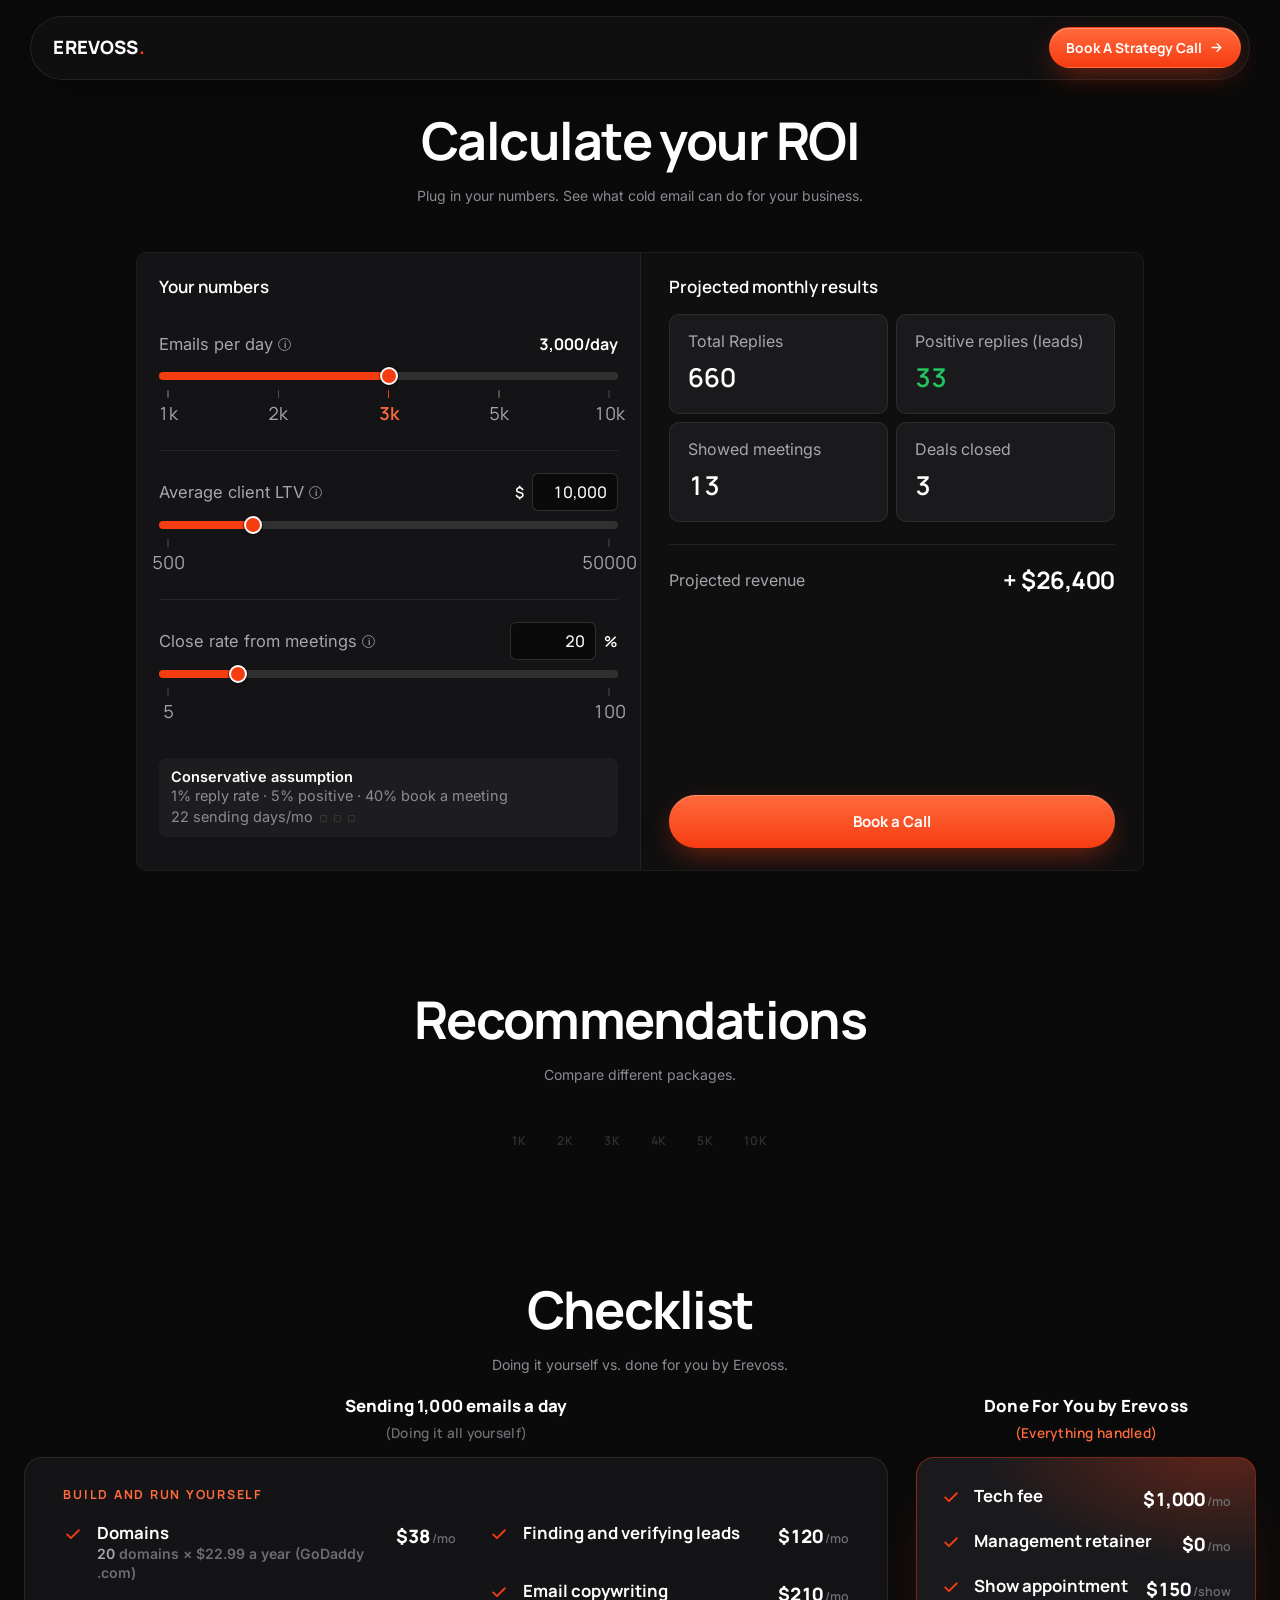
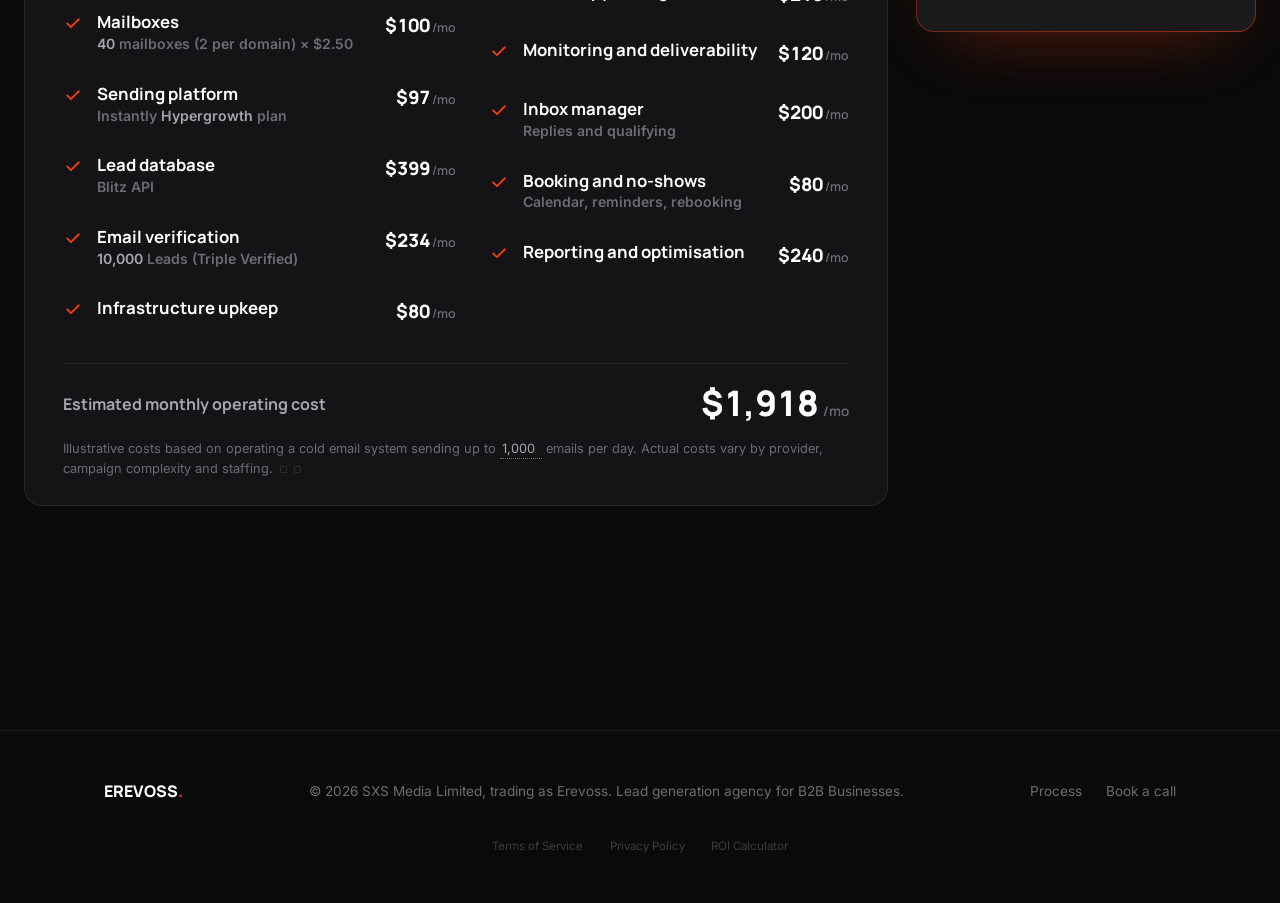
<file: roi.html>
<!doctype html>
<html lang="en">
<head>
<meta charset="UTF-8">
<meta name="viewport" content="width=device-width, initial-scale=1.0">
<title>ROI Calculator | Erevoss</title>
<meta name="description" content="See what pay-per-show cold email appointment setting could be worth to your business.">
<!-- unlisted demo page: keep it out of search results -->
<meta name="robots" content="noindex">
<link rel="canonical" href="https://erevoss.com/roi.html">
<meta name="theme-color" content="#0a0a0a">
<link rel="icon" href="assets/favicon.svg" type="image/svg+xml">

<script>document.documentElement.className = 'js';</script>
<link rel="preconnect" href="https://fonts.googleapis.com">
<link rel="preconnect" href="https://fonts.gstatic.com" crossorigin>
<link href="https://fonts.googleapis.com/css2?family=Manrope:wght@400;500;600;700;800&family=Inter:wght@400;500;600&display=swap" rel="stylesheet">
<link rel="stylesheet" href="styles.css">
</head>
<body class="roi-page">

  <div class="scroll-progress" aria-hidden="true"></div>

  <!-- NAV (logo + booking button only) -->
  <header class="nav" id="nav">
    <div class="nav-inner">
      <a href="/" class="brand" aria-label="Erevoss home">EREVOSS<span class="mark">.</span></a>
      <div class="nav-cta">
        <a href="/#contact" class="btn btn-accent btn-sm">Book A Strategy Call
          <svg width="15" height="15" viewBox="0 0 24 24" fill="none" aria-hidden="true"><path d="M5 12h14M13 6l6 6-6 6" stroke="currentColor" stroke-width="2.2" stroke-linecap="round" stroke-linejoin="round"/></svg>
        </a>
      </div>
    </div>
  </header>

  <main>
    <!-- This calculator is a copy of the one on the homepage (index.html). If you change one, change both. -->
    <section id="roi-calculator" aria-labelledby="roi-title" data-book-url="/#contact" data-default-price="150">
      <div class="wrap roi-calc">
        <div class="title reveal">
          <h1 id="roi-title">Calculate your ROI</h1>
          <p>Plug in your numbers. See what cold email can do for your business.</p>
        </div>

        <div class="calc reveal d1">
          <section class="left" aria-labelledby="roi-in-h">
            <h3 id="roi-in-h">Your numbers</h3>

            <div class="field">
              <div class="fhead">
                <label for="roi-vol">Emails per day <i class="tip" tabindex="0">i<span>How many cold emails go out each sending day.</span></i></label>
                <span class="now" id="roi-vol-v">1,000/day</span>
              </div>
              <input id="roi-vol" type="range" min="0" max="4" step="1" value="2" autocomplete="off" aria-label="Emails per day" aria-valuetext="3,000 per day">
              <div class="scale" id="roi-sc-vol" role="group" aria-label="Emails per day presets"></div>
            </div>

            <div class="field">
              <div class="fhead">
                <label for="roi-ltv-n">Average client LTV <i class="tip" tabindex="0">i<span>What one new client is worth to you over the whole relationship.</span></i></label>
                <span class="inbox">$ <input id="roi-ltv-n" class="wide" type="text" value="10,000" inputmode="numeric" autocomplete="off"></span>
              </div>
              <input id="roi-ltv" type="range" min="500" max="50000" step="500" value="10000" aria-label="Average client LTV">
              <div class="scale" id="roi-sc-ltv" aria-hidden="true"></div>
            </div>

            <div class="field">
              <div class="fhead">
                <label for="roi-close-n">Close rate from meetings <i class="tip" tabindex="0">i<span>Share of showed meetings that become paying clients.</span></i></label>
                <span class="inbox"><input id="roi-close-n" type="number" min="5" max="100" step="1" value="20" inputmode="numeric"> %</span>
              </div>
              <input id="roi-close" type="range" min="5" max="100" step="1" value="20" aria-label="Close rate from meetings">
              <div class="scale" id="roi-sc-close" aria-hidden="true"></div>
            </div>

            <div class="assume">
              <b>Conservative assumption</b>
              <span>1% reply rate · 5% positive · 40% book a meeting<br>22 sending days/mo<button type="button" class="price-toggle" id="roi-price-toggle" aria-expanded="false" aria-controls="roi-price-panel" aria-label="Adjust cost per show"></button><button type="button" class="price-toggle" id="roi-fee-toggle" aria-expanded="false" aria-controls="roi-fee-panel" aria-label="Adjust tech fee"></button><button type="button" class="price-toggle" id="roi-costs-toggle" aria-expanded="false" aria-controls="roi-costs" aria-label="Show costs and ROI"></button></span>
              <!-- hidden price control (for live demos): opens from the tiny square above. Default on this page is $150 (data-default-price above) -->
              <div class="price-panel" id="roi-price-panel" hidden>
                <label for="roi-price">Cost per show</label>
                <select id="roi-price"><option value="150" selected>$150</option><option value="200">$200</option><option value="250">$250</option><option value="300">$300</option><option value="350">$350</option><option value="400">$400</option><option value="500">$500</option><option value="600">$600</option><option value="700">$700</option><option value="800">$800</option><option value="900">$900</option></select>
              </div>
              <!-- hidden tech fee control: kept in step with the tech fee control on the cost card below. It does not change the calculator's own numbers. -->
              <div class="price-panel" id="roi-fee-panel" hidden>
                <label for="roi-fee">Tech fee per 1,000 emails</label>
                <select id="roi-fee" autocomplete="off"><option value="600">$600</option><option value="700">$700</option><option value="800">$800</option><option value="900">$900</option><option value="1000" selected>$1,000</option></select>
              </div>
            </div>
          </section>

          <section class="right" aria-labelledby="roi-out-h" aria-live="polite">
            <h3 id="roi-out-h">Projected monthly results</h3>
            <div class="cards">
              <div class="card"><span class="k">Total Replies</span><span class="v" id="roi-r-replies"></span></div>
              <div class="card"><span class="k">Positive replies (leads)</span><span class="v g" id="roi-r-leads"></span></div>
              <div class="card"><span class="k">Showed meetings</span><span class="v" id="roi-r-meet"></span></div>
              <div class="card"><span class="k">Deals closed</span><span class="v" id="roi-r-deals"></span></div>
            </div>
            <hr>
            <div class="rev"><span class="k">Projected revenue</span><span class="v net" id="roi-r-rev"></span></div>
            <!-- Hidden until the third tiny square is clicked. Click 1 fades in the tech fee; click 2 fades in Erevoss Cost, Net profit and ROI; click 3 hides them again. -->
            <div class="roi-costs" id="roi-costs" data-step="0">
              <div class="line roi-s1" aria-hidden="true" inert><span class="k">Tech fee (Fixed cost)</span><span class="v" id="roi-r-fee"></span></div>
              <div class="roi-s2" aria-hidden="true" inert>
                <div class="line"><span class="k" id="roi-r-cost-label">Erevoss Cost</span><span class="v" id="roi-r-cost"></span></div>
                <div class="line"><span class="k">Net profit</span><span class="v net" id="roi-r-net"></span></div>
                <div class="line roi-line"><span class="k">ROI</span><span class="v roi" id="roi-r-roi"></span></div>
              </div>
            </div>
            <a class="main-btn book" href="/#contact">Book a Call</a>
          </section>
        </div>

      </div>

      <!-- RECOMMENDATIONS (for calls): its own heading, then the faint 1K..10K toggles. Click one and a summary card for that volume appears; click again and it goes.
           Any number of cards at once. Numbers follow the calculator above (LTV, close rate, cost per show, tech fee). -->
      <div class="wrap roi-calc roi-reco" id="recommendations">
        <div class="title reveal">
          <h2 id="reco-title">Recommendations</h2>
          <p>Compare different packages.</p>
        </div>
        <div class="opt-wrap" id="roi-options-wrap">
          <div class="opt-picks" role="group" aria-label="Compare packages">
            <button type="button" class="opt-pick" data-i="0" aria-pressed="false">1K</button>
            <button type="button" class="opt-pick" data-i="1" aria-pressed="false">2K</button>
            <button type="button" class="opt-pick" data-i="2" aria-pressed="false">3K</button>
            <button type="button" class="opt-pick" data-i="3" aria-pressed="false">4K</button>
            <button type="button" class="opt-pick" data-i="4" aria-pressed="false">5K</button>
            <button type="button" class="opt-pick" data-i="5" aria-pressed="false">10K</button>
          </div>
          <div class="opt-cards" id="roi-options" aria-live="polite"></div>
        </div>
      </div>

      <!-- heading for the cost comparison below (edit the wording here) -->
      <div class="wrap roi-calc roi-reco" id="cost-compare-heading">
        <div class="title reveal">
          <h2 id="cost-compare-title">Checklist</h2>
          <p>Doing it yourself vs. done for you by Erevoss.</p>
        </div>
      </div>

      <div class="wrap cost-wrap">
        <div class="cost-compare">
        <!-- COST COLUMN: what it costs to do all of this yourself (the tech, then the work). Same card look as "What You Do" on the homepage.
             Edit prices, quantities and rates in the TECH and WORK lists in the script below. -->
        <section class="cost-stack reveal d2" id="cost-stack" aria-labelledby="cs-title">
          <h2 class="cmp-label other" id="cs-title">Sending <em id="cs-vol">1,000</em> emails a day <span>(Doing it all yourself)</span></h2>
          <div class="cmp-card other">
            <div class="cs-group-head cs-head-all"><span class="cs-group">Build and run yourself</span></div>

            <div class="cs-col">
              <ul class="cmp-list cs-list" id="cs-list-1"></ul>
            </div>

            <div class="cs-col">
              <ul class="cmp-list cs-list" id="cs-list-2"></ul>
            </div>

            <div class="cs-total"><span>Estimated monthly operating cost</span><div class="cs-total-amt"><strong id="cs-total"></strong></div></div>
            <p class="cs-disclaimer">Illustrative costs based on operating a cold email system sending up to <select class="cs-vol-select" id="cs-vol-select" aria-label="Emails per day" autocomplete="off"><option value="1000" selected>1,000</option><option value="2000">2,000</option><option value="3000">3,000</option><option value="4000">4,000</option><option value="5000">5,000</option><option value="10000">10,000</option></select> emails per day. Actual costs vary by provider, campaign complexity and staffing.<button type="button" class="cs-secret-toggle" id="cs-secret-toggle-2" aria-expanded="false" aria-controls="cs-secret-panel-2" aria-label="Adjust cost per show"></button><button type="button" class="cs-secret-toggle" id="cs-secret-toggle" aria-expanded="false" aria-controls="cs-secret-panel" aria-label="Adjust tech fee"></button></p>
            <!-- hidden cost-per-show control: opens from the first tiny square. Default $150; resets on reload. Not linked to the calculator. -->
            <div class="cs-secret-panel" id="cs-secret-panel-2" hidden>
              <label for="cs-show-select">Cost per show</label>
              <select id="cs-show-select" autocomplete="off"><option value="150" selected>$150</option><option value="200">$200</option><option value="250">$250</option><option value="300">$300</option><option value="350">$350</option><option value="400">$400</option><option value="500">$500</option><option value="600">$600</option><option value="700">$700</option><option value="800">$800</option><option value="900">$900</option></select>
            </div>
            <!-- hidden tech fee control (for live demos): opens from the second tiny square. Resets on reload. -->
            <div class="cs-secret-panel" id="cs-secret-panel" hidden>
              <label for="cs-fee-select">Tech fee per 1,000 emails</label>
              <select id="cs-fee-select" autocomplete="off"><option value="600">$600</option><option value="700">$700</option><option value="800">$800</option><option value="900">$900</option><option value="1000" selected>$1,000</option></select>
            </div>
          </div>
        </section>

        <!-- IF I DO IT FOR YOU: the done-for-you offer next to the do-it-yourself costs.
             Tech fee is typed in here; the per-show price follows the calculator above (including the hidden price dropdown). -->
        <section class="cost-stack cost-lite reveal d3" id="do-it-for-you" aria-labelledby="cs2-title">
          <h2 class="cmp-label us" id="cs2-title">Done For You by Erevoss <span>(Everything handled)</span></h2>
          <div class="cmp-card us">
            <ul class="cmp-list cs-list">
              <li><svg class="cmp-ic" viewBox="0 0 24 24" fill="none" aria-hidden="true"><path d="m5 12.5 4.5 4.5L19 7.5" stroke="currentColor" stroke-width="2.2" stroke-linecap="round" stroke-linejoin="round"/></svg><div class="cs-main"><span class="cs-name">Tech fee</span></div><span class="cs-amt"><span id="cs-tech-fee">$1,000</span><small>/mo</small></span></li>
              <li><svg class="cmp-ic" viewBox="0 0 24 24" fill="none" aria-hidden="true"><path d="m5 12.5 4.5 4.5L19 7.5" stroke="currentColor" stroke-width="2.2" stroke-linecap="round" stroke-linejoin="round"/></svg><div class="cs-main"><span class="cs-name">Management retainer</span></div><span class="cs-amt">$0<small>/mo</small></span></li>
              <li><svg class="cmp-ic" viewBox="0 0 24 24" fill="none" aria-hidden="true"><path d="m5 12.5 4.5 4.5L19 7.5" stroke="currentColor" stroke-width="2.2" stroke-linecap="round" stroke-linejoin="round"/></svg><div class="cs-main"><span class="cs-name">Show appointment</span></div><span class="cs-amt"><span id="cs-show-price">$150</span><small>/show</small></span></li>
            </ul>
          </div>
        </section>
        </div>
        <script>
        /* EDIT HERE. The left card is one list: TECH lines first, then WORK lines. Every price below is for 1,000 emails a day; the dropdown in the small print under the total multiplies
           them (2,000 = x2 ... 10,000 = x10). monthly = cost per month at 1,000 a day. detail / bullet text can be a
           function of m (the multiplier) when it contains a quantity that grows with volume. */
        (function () {
          var TECH = [
            { name: 'Domains',            detail: function (m) { return '<b>' + fmt(20 * m) + '</b> domains × $22.99 a year (GoDaddy .com)'; }, monthly: 38,
              bullets: [
                function (m) { return 'Purchases ' + fmt(20 * m) + ' separate domains specifically for cold email outreach.'; },
                'Protects your main business domain by keeping outreach separate.',
                'Spreads sending activity across multiple domains.',
                'Configures DNS records to authenticate outgoing emails.',
                'Sets up domain forwarding to your main business website.',
                'Renews domains annually to keep campaigns running.'
              ] },
            { name: 'Mailboxes',          detail: function (m) { return '<b>' + fmt(40 * m) + '</b> mailboxes (2 per domain) × $2.50'; },        monthly: 100,
              bullets: [
                function (m) { return 'Creates ' + fmt(40 * m) + ' professional email accounts across ' + fmt(20 * m) + ' domains.'; },
                'Uses two mailboxes per domain to distribute sending volume.',
                'Configures each mailbox with its own sending identity.',
                function (m) { return 'Connects all ' + fmt(40 * m) + ' mailboxes to the sending platform.'; },
                'Gradually ramps up sending volumes for new mailboxes.',
                'Maintains mailbox subscriptions and access.'
              ] },
            { name: 'Sending platform',   detail: 'Instantly <b>Hypergrowth</b> plan',                                                              monthly: 97,
              bullets: [
                'Connects and manages all sending accounts in one dashboard.',
                'Automates personalised cold emails to thousands of prospects.',
                'Schedules follow-up emails when prospects don\'t respond.',
                'Distributes sending volume across multiple mailboxes.',
                'Tracks replies, bounce rates and campaign performance.',
                'Organises incoming replies so interested prospects can be managed.'
              ] },
            { name: 'Lead database',      detail: 'Blitz API',                                                                                      monthly: 399,
              bullets: [
                'Provides access to business and professional contact information.',
                'Finds companies matching your target industry and location.',
                'Identifies business owners and relevant decision-makers.',
                'Retrieves available professional email addresses and contact details.',
                'Helps enrich incomplete prospect records with additional information.',
                'Supplies contact data for building targeted outreach lists.'
              ] },
            { name: 'Email verification', detail: function (m) { return '<b>' + fmt(10000 * m) + '</b> Leads (Triple Verified)'; },              monthly: 234,
              bullets: [
                'Checks email addresses before they\'re added to campaigns.',
                'Validates email formatting and domain configuration.',
                'Tests whether receiving mail servers appear to accept messages.',
                'Flags invalid, risky or potentially undeliverable addresses.',
                'Uses multiple verification checks to improve list quality.',
                'Helps reduce unnecessary bounces and protect sender reputation.'
              ] }
          ];
          // bullets = what the click-to-open list under that row's orange tick shows
          var WORK = [
            { name: 'Infrastructure upkeep', detail: '', monthly: 80,
              bullets: [
                function (m) { return 'Checks that all ' + fmt(20 * m) + ' domains and ' + fmt(40 * m) + ' mailboxes are working.'; },
                'Monitors mailbox connections and fixes disconnected accounts.',
                'Checks SPF, DKIM and DMARC authentication records.',
                'Replaces damaged or unusable sending inboxes when necessary.',
                'Maintains sending schedules and makes sure inboxes aren\'t overloaded.'
              ] },
            { name: 'Finding and verifying leads', detail: '', monthly: 120,
              bullets: [
                'Identifies companies matching the client\'s ideal customer profile.',
                'Finds owners, founders, CEOs or other decision-makers.',
                'Uses databases such as ListKit, Apollo or BlitzAPI.',
                'Removes duplicates and irrelevant companies.',
                'Verifies email addresses to reduce bounces.',
                'Uploads qualified prospects into the sending platform.'
              ] },
            { name: 'Email copywriting', detail: '', monthly: 210,
              bullets: [
                'Researches the client\'s offer and target audience.',
                'Writes compelling subject lines.',
                'Creates the initial cold email.',
                'Writes two or three follow-up emails.',
                'Tests different hooks, offers and calls to action.',
                'Updates messaging based on prospect responses.'
              ] },
            { name: 'Monitoring and deliverability', detail: '', monthly: 120,
              bullets: [
                'Monitors bounce rates and sending errors.',
                'Checks domain and mailbox reputation signals.',
                'Reviews spam complaints where that data is available.',
                'Monitors sending volumes.',
                'Investigates sudden drops in campaign performance.',
                'Pauses problematic inboxes and adjusts sending behaviour.'
              ] },
            { name: 'Inbox manager', detail: 'Replies and qualifying', monthly: 200,
              bullets: [
                'Reviews incoming replies.',
                'Separates interested prospects from uninterested responses.',
                'Answers questions about the client\'s service.',
                'Handles basic objections.',
                'Qualifies prospects against agreed criteria.',
                'Passes suitable prospects into the booking process.'
              ] },
            { name: 'Booking and no-shows', detail: 'Calendar, reminders, rebooking', monthly: 80,
              bullets: [
                'Offers available meeting times.',
                'Books qualified prospects into the client\'s calendar.',
                'Sends confirmation emails and reminders.',
                'Checks that prospects have the correct meeting details.',
                'Follows up with people who cancel or miss their appointments.',
                'Reschedules when appropriate.'
              ] },
            { name: 'Reporting and optimisation', detail: '', monthly: 240,
              bullets: [
                'Reviews emails sent, bounces, replies and positive replies.',
                'Measures meetings booked and attended.',
                'Compares different industries, audiences and email sequences.',
                'Identifies campaigns that are underperforming.',
                'Adjusts targeting, messaging and sending allocation.',
                'Prepares weekly or monthly performance reports.'
              ] }
          ];

          // (the tech fee is worked out in update() below: volume schedule, or a rate picked in the hidden dropdown)
          var perDayNow = 1000;
          var TICK = '<svg class="cmp-ic" viewBox="0 0 24 24" fill="none" aria-hidden="true"><path d="m5 12.5 4.5 4.5L19 7.5" stroke="currentColor" stroke-width="2.2" stroke-linecap="round" stroke-linejoin="round"/></svg>';
          var fmt = function (n) { return Math.round(n).toLocaleString('en-US'); };
          var money = function (n) { return '$' + fmt(n); };
          var sum = function (list) { return list.reduce(function (s, i) { return s + i.monthly; }, 0); };
          var text = function (t, m) { return typeof t === 'function' ? t(m) : t; };
          var uid = 0;

          // build each list once; update() below changes the numbers in place (so open dropdowns stay open)
          var build = function (list, host) {
            host.innerHTML = list.map(function (i) {
              var drop = '', tick = TICK;
              if (i.bullets) {
                var id = 'cs-drop-' + (++uid);
                tick = '<button type="button" class="cs-tick" aria-expanded="false" aria-controls="' + id + '" aria-label="Show what is included in ' + i.name + '">' + TICK + '</button>';
                drop = '<div class="cs-drop" id="' + id + '"><div><ul class="cs-bullets">' +
                       i.bullets.map(function () { return '<li></li>'; }).join('') + '</ul></div></div>';
              }
              return '<li>' + tick + '<div class="cs-main"><span class="cs-name">' + i.name + '</span><span class="cs-detail"></span></div>' +
                     '<span class="cs-amt"></span>' + drop + '</li>';
            }).join('');
          };
          var fill = function (list, host, m) {
            Array.prototype.forEach.call(host.children, function (li, n) {
              var i = list[n], d = li.querySelector('.cs-detail');
              var dt = text(i.detail, m);
              d.innerHTML = dt; d.style.display = dt ? '' : 'none';
              li.querySelector('.cs-amt').innerHTML = money(i.monthly * m) + '<small>/mo</small>';
              if (i.bullets) Array.prototype.forEach.call(li.querySelectorAll('.cs-bullets li'), function (b, k) { b.textContent = text(i.bullets[k], m); });
            });
          };
          // one continuous list: the 5 tech lines then the 7 work lines, shown 6 + 6 in two columns on wide screens
          var ALL = TECH.concat(WORK), FIRST = ALL.slice(0, 6), SECOND = ALL.slice(6);
          var hostA = document.getElementById('cs-list-1'), hostB = document.getElementById('cs-list-2');
          build(FIRST, hostA);
          build(SECOND, hostB);

          var update = function (perDay) {
            perDayNow = perDay;
            var m = perDay / 1000;
            fill(FIRST, hostA, m);
            fill(SECOND, hostB, m);
            var all = sum(ALL) * m;
            document.getElementById('cs-total').innerHTML = money(all) + '<small>/mo</small>';
            // tech fee: the rate per 1,000 is the volume schedule (1,000/day = $1,000, then $100 less per extra 1,000, never below $800),
            // unless the hidden dropdown was used to pick a rate by hand (window.__feeOverride, shared with the calculator)
            var rate = window.__feeOverride != null ? window.__feeOverride : Math.round(1000 * Math.max(0.8, 1 - 0.1 * (m - 1)));
            document.getElementById('cs-tech-fee').textContent = money(rate * m);
            document.getElementById('cs-fee-select').value = String(rate);
            document.getElementById('cs-vol').textContent = fmt(perDay);
            // size the dropdown to the number shown, so there's no gap before "emails per day"
            var sel = document.getElementById('cs-vol-select');
            sel.style.width = 'calc(' + (sel.options[sel.selectedIndex].text.replace(/\D/g, '').length + 0.5) + 'ch + 6px)';
          };
          update(+document.getElementById('cs-vol-select').value || 1000);

          // the "1,000" in the small print under the total is a dropdown: pick a volume and everything is multiplied
          document.getElementById('cs-vol-select').addEventListener('change', function (e) { window.__feeOverride = null; update(+e.target.value); window.dispatchEvent(new Event('erevoss-fee')); });

          // hidden tech fee control: the tiny square at the end of the small print shows / hides a dropdown
          var secretToggle = document.getElementById('cs-secret-toggle'), secretPanel = document.getElementById('cs-secret-panel'), feeSel = document.getElementById('cs-fee-select');
          secretToggle.addEventListener('click', function () {
            secretPanel.hidden = !secretPanel.hidden;
            secretToggle.setAttribute('aria-expanded', String(!secretPanel.hidden));
          });
                    var calcPrice = document.getElementById('roi-price');   // the matching cost-per-show control up in the calculator
          feeSel.addEventListener('change', function () {
            window.__feeOverride = +feeSel.value;
            update(perDayNow);
            window.dispatchEvent(new Event('erevoss-fee'));   // tell the calculator
          });
          // the calculator moved its volume (or picked a rate): refresh this card
          window.addEventListener('erevoss-fee', function () { update(perDayNow); });

          // second hidden control: the tiny square beside the first opens a "Show appointment" price dropdown (no longer linked to the calculator)
          var showToggle = document.getElementById('cs-secret-toggle-2'), showPanel = document.getElementById('cs-secret-panel-2'), showSel = document.getElementById('cs-show-select');
          var showPrice = document.getElementById('cs-show-price');
          var setShow = function () { showPrice.textContent = '$' + showSel.value; };
          setShow();
          showToggle.addEventListener('click', function () {
            showPanel.hidden = !showPanel.hidden;
            showToggle.setAttribute('aria-expanded', String(!showPanel.hidden));
          });
          showSel.addEventListener('change', function () {
            setShow();
            // also move the calculator's cost per show, so its Erevoss Cost / ROI follow
            if (calcPrice) { calcPrice.value = showSel.value; calcPrice.dispatchEvent(new Event('change')); }
          });
          // and the other way round: changing the calculator's cost per show moves the card
          if (calcPrice) calcPrice.addEventListener('change', function () { showSel.value = calcPrice.value; setShow(); });

          // click an orange tick to open / close its list. Accordion: opening one closes the one that was open,
          // so the card stays short while screen-sharing. (To allow several open at once, delete the "close the others" loop.)
          var setOpen = function (btn, open) {
            btn.setAttribute('aria-expanded', String(open));
            document.getElementById(btn.getAttribute('aria-controls')).classList.toggle('open', open);
          };
          document.getElementById('cost-stack').addEventListener('click', function (e) {
            var btn = e.target.closest('.cs-tick');
            if (!btn) return;
            var open = btn.getAttribute('aria-expanded') === 'true';
            if (!open) {
              // close the others
              Array.prototype.forEach.call(document.querySelectorAll('#cost-stack .cs-tick[aria-expanded="true"]'), function (other) { setOpen(other, false); });
            }
            setOpen(btn, !open);
          });
        })();
        </script>
      </div>
    </section>

  </main>

  <!-- FOOTER -->
  <footer>
    <div class="wrap">
      <a href="/" class="brand">EREVOSS<span class="mark">.</span></a>
      <span class="fnote">© 2026 SXS Media Limited, trading as Erevoss. Lead generation agency for B2B Businesses.</span>
      <div class="flinks"><a href="/#process">Process</a><a href="/#contact">Book a call</a></div>
    </div>
    <div class="legal-link"><a href="terms.html">Terms of Service</a><a href="privacy.html">Privacy Policy</a><a href="roi.html">ROI Calculator</a></div>
  </footer>

  <script src="script.js"></script>
</body>
</html>
</file>
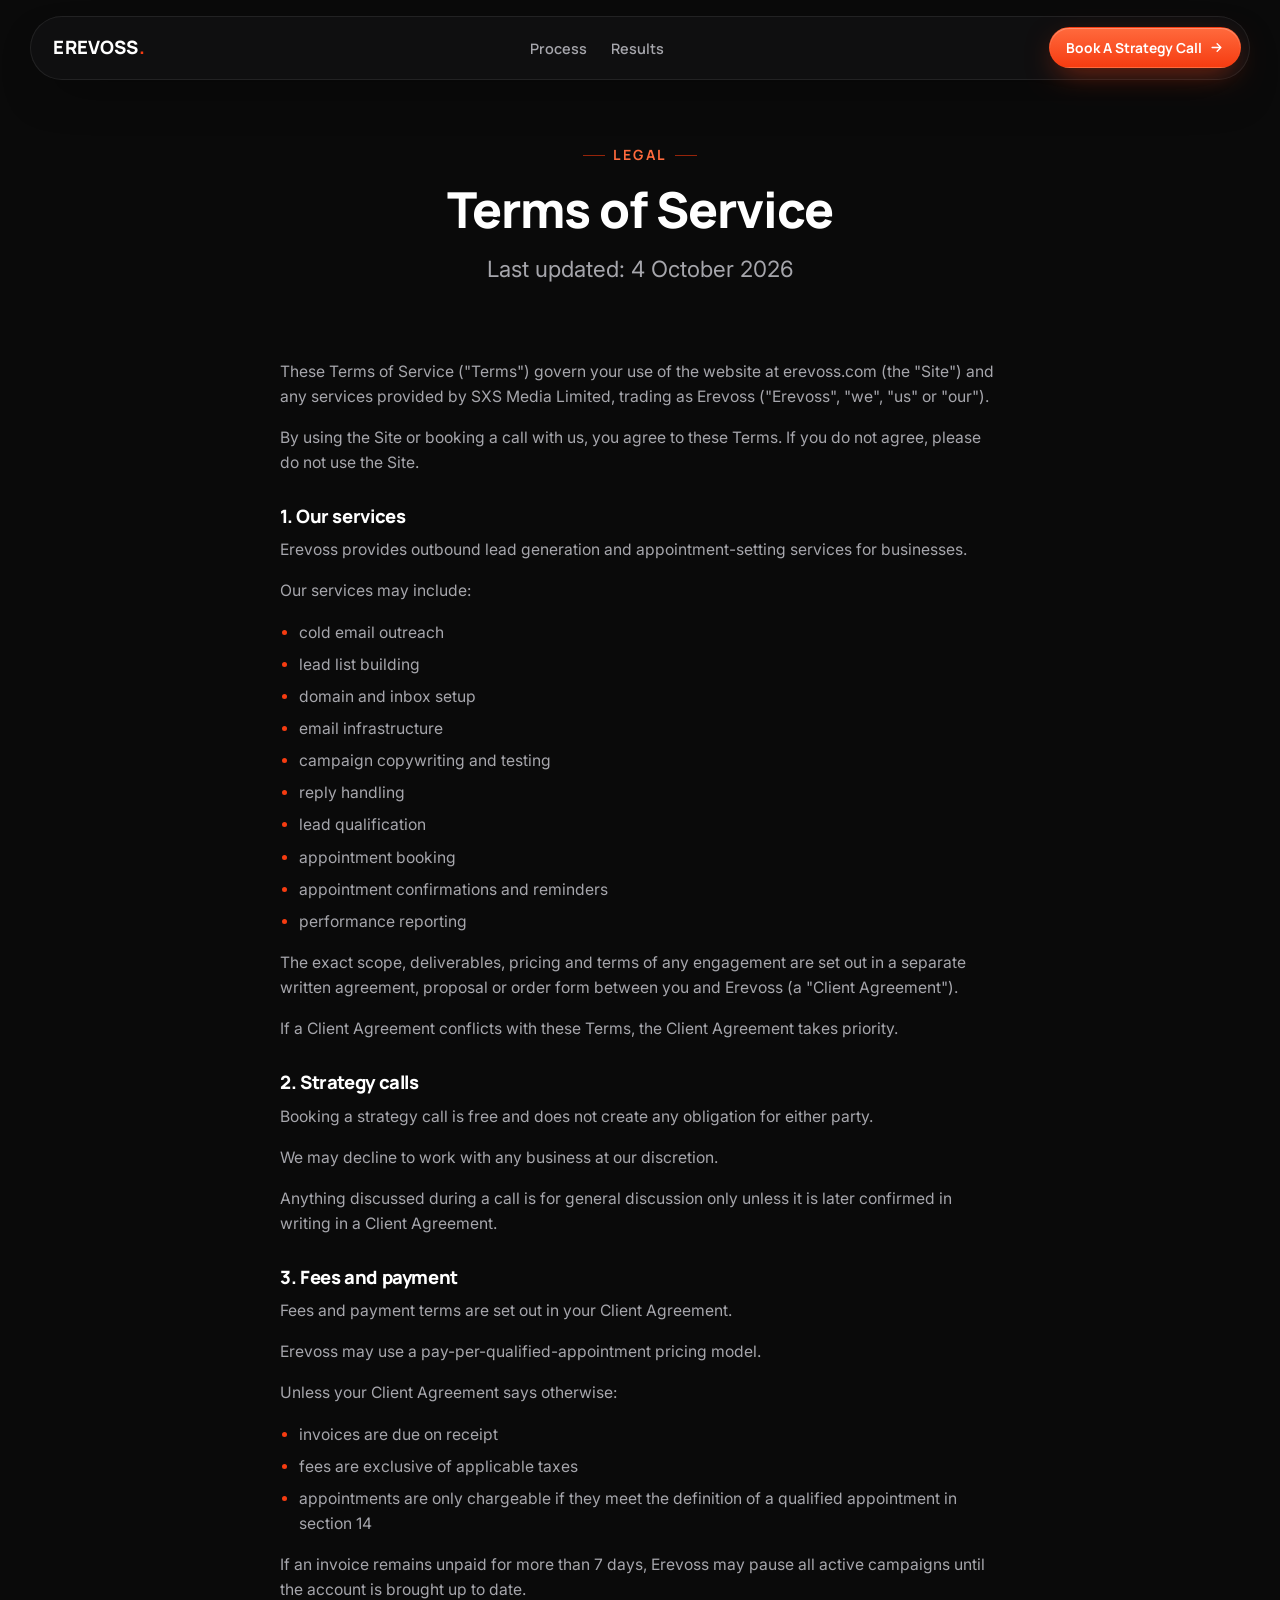
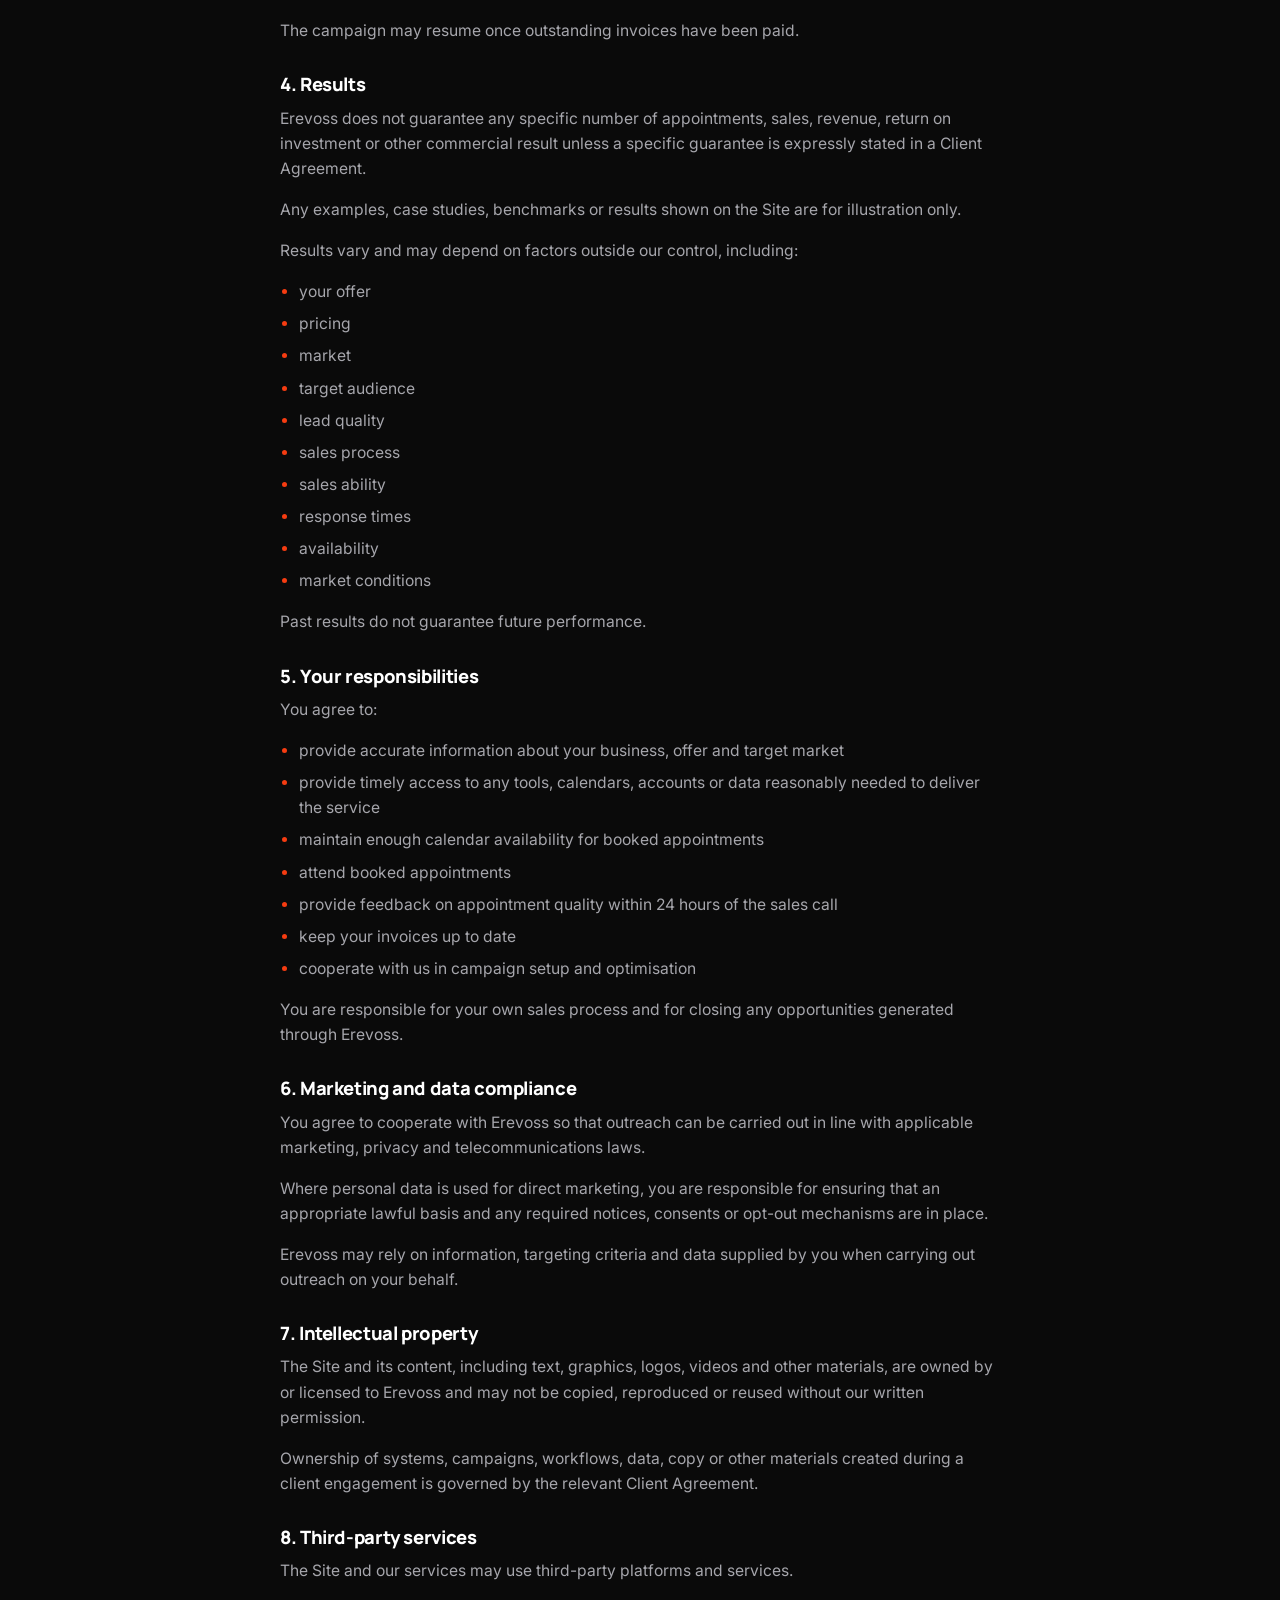
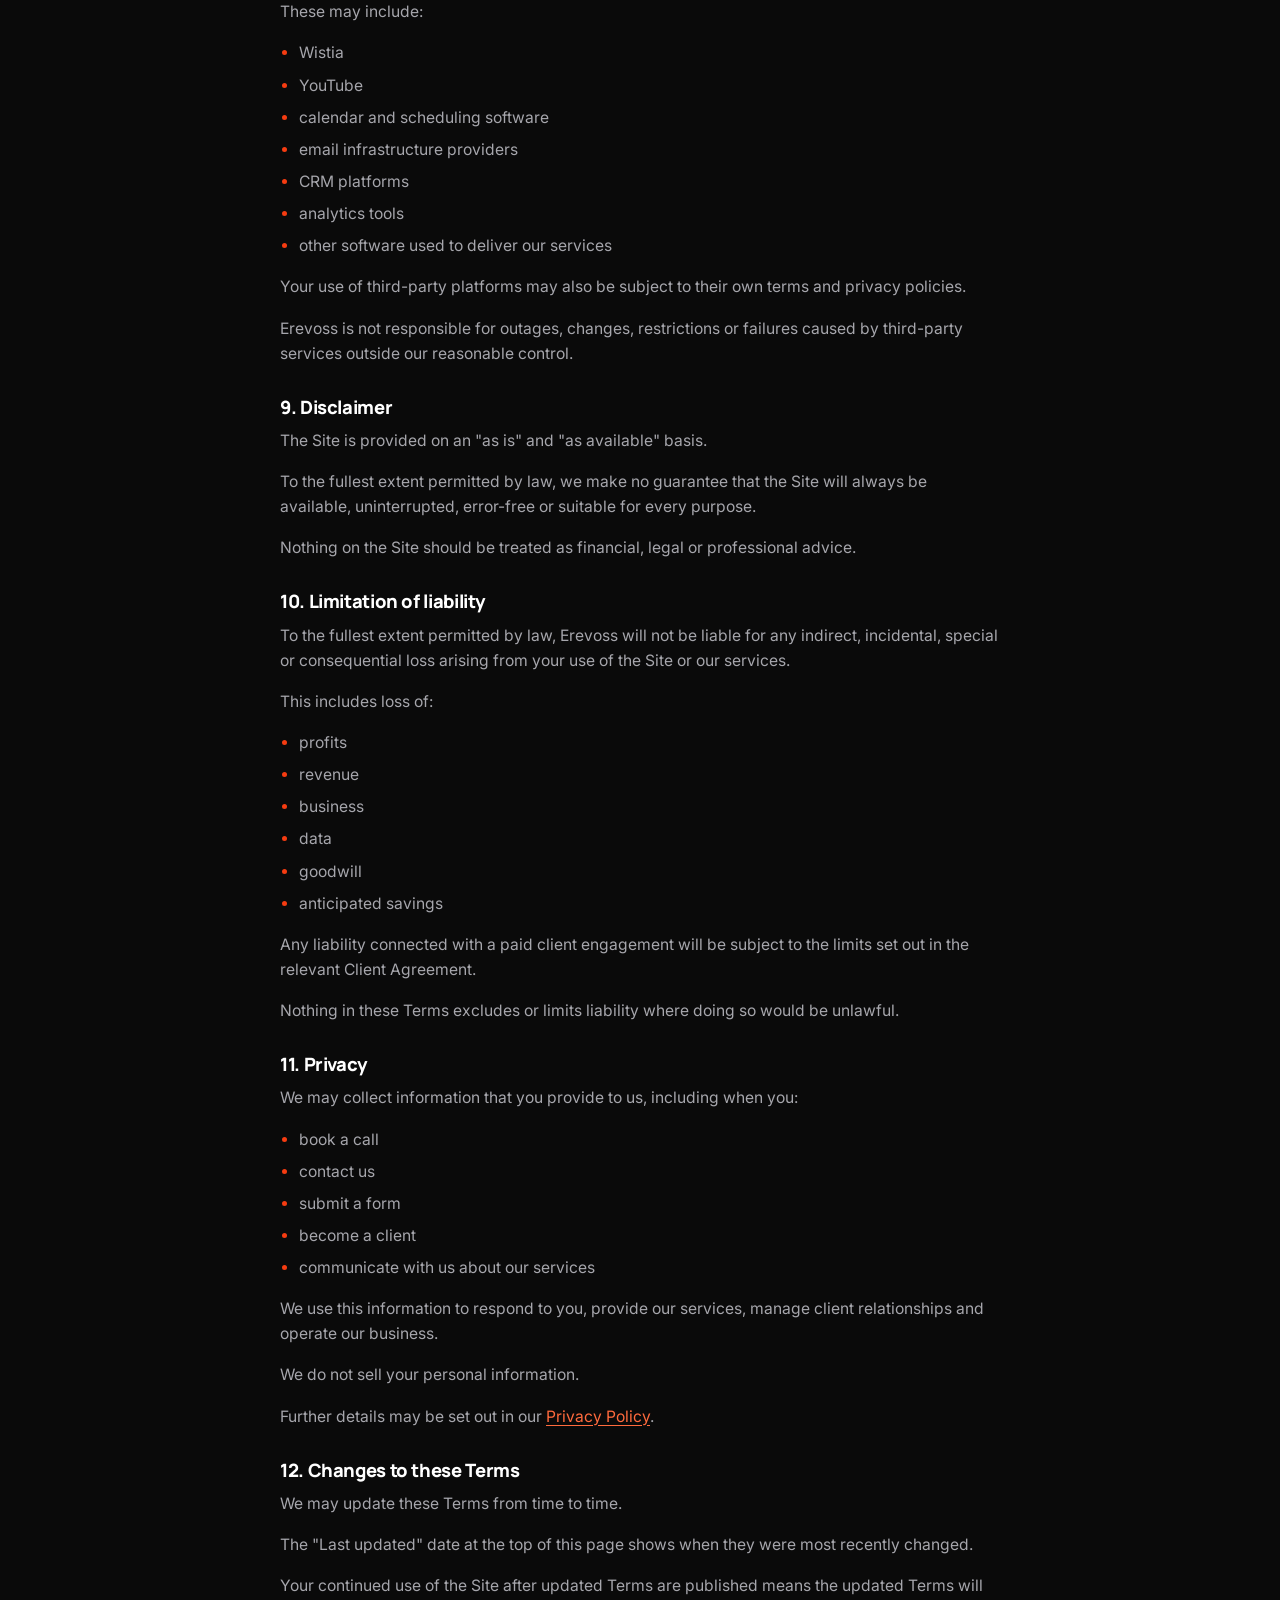
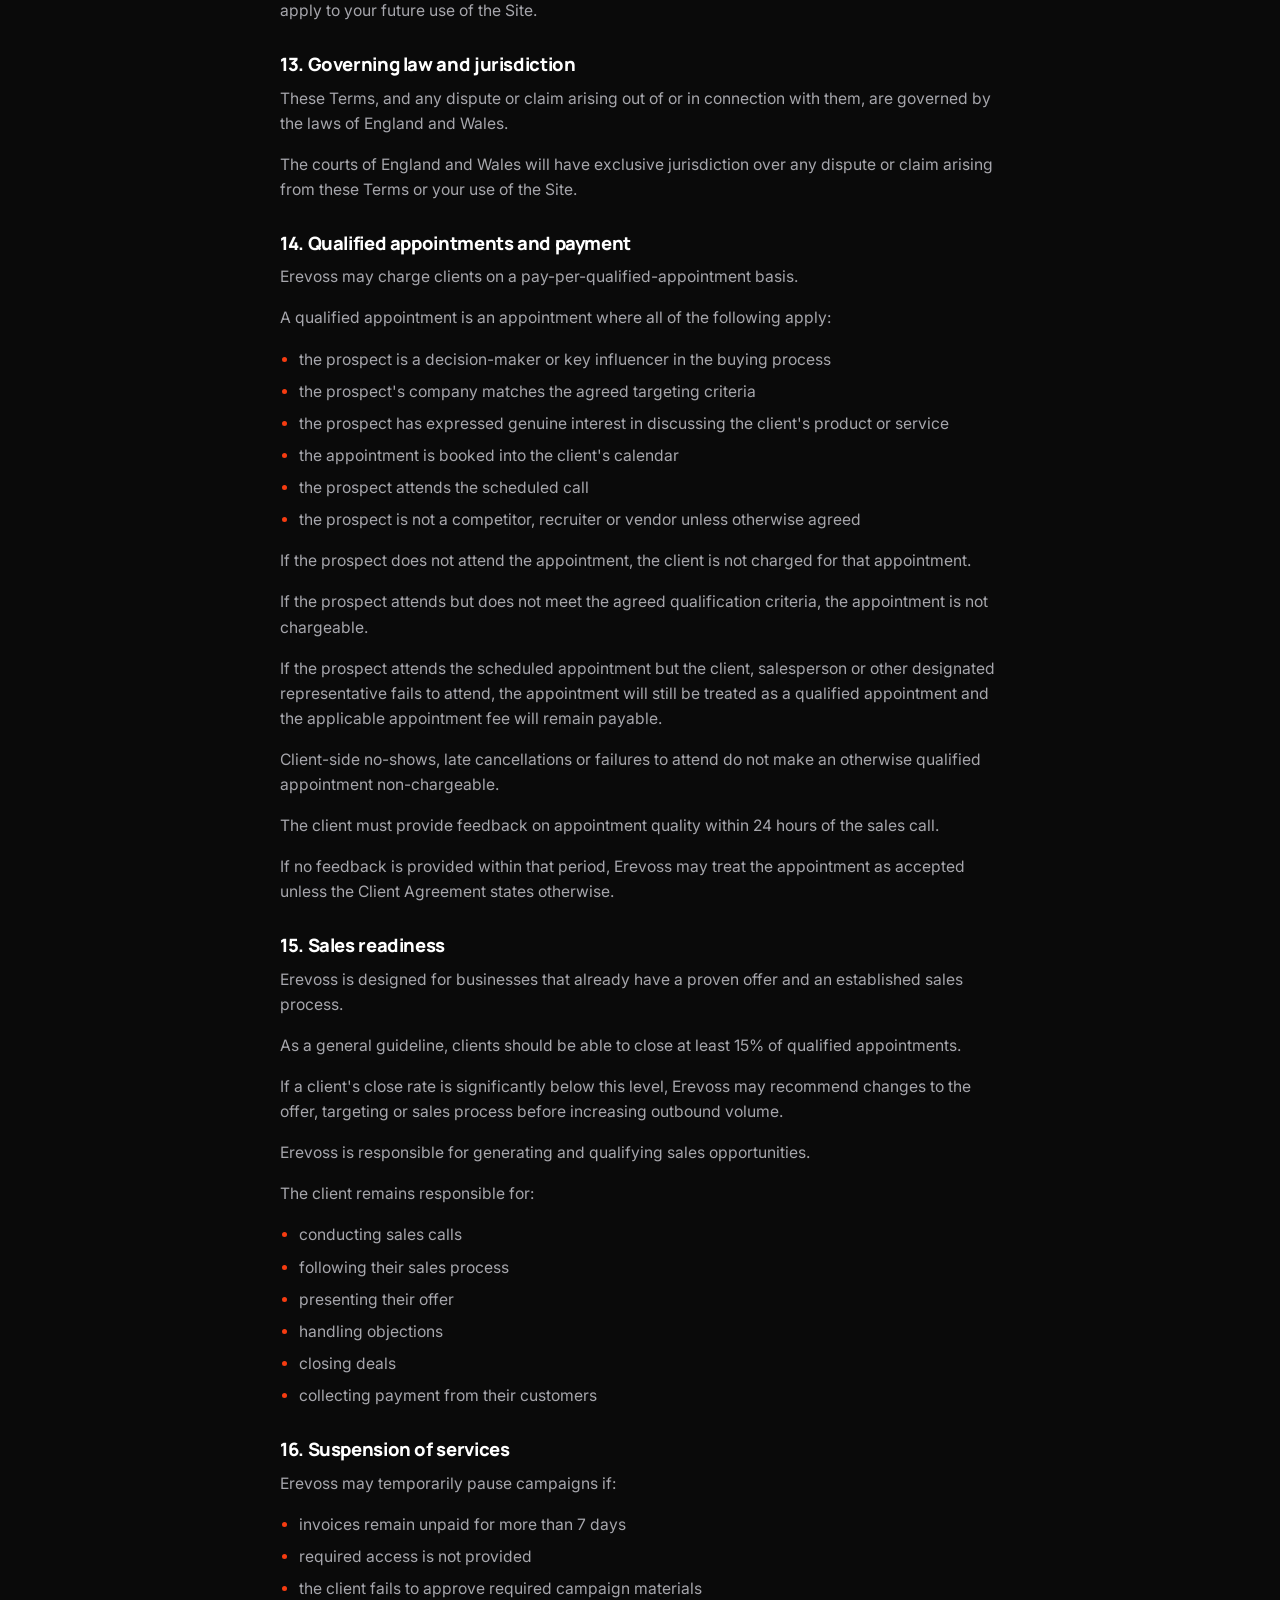
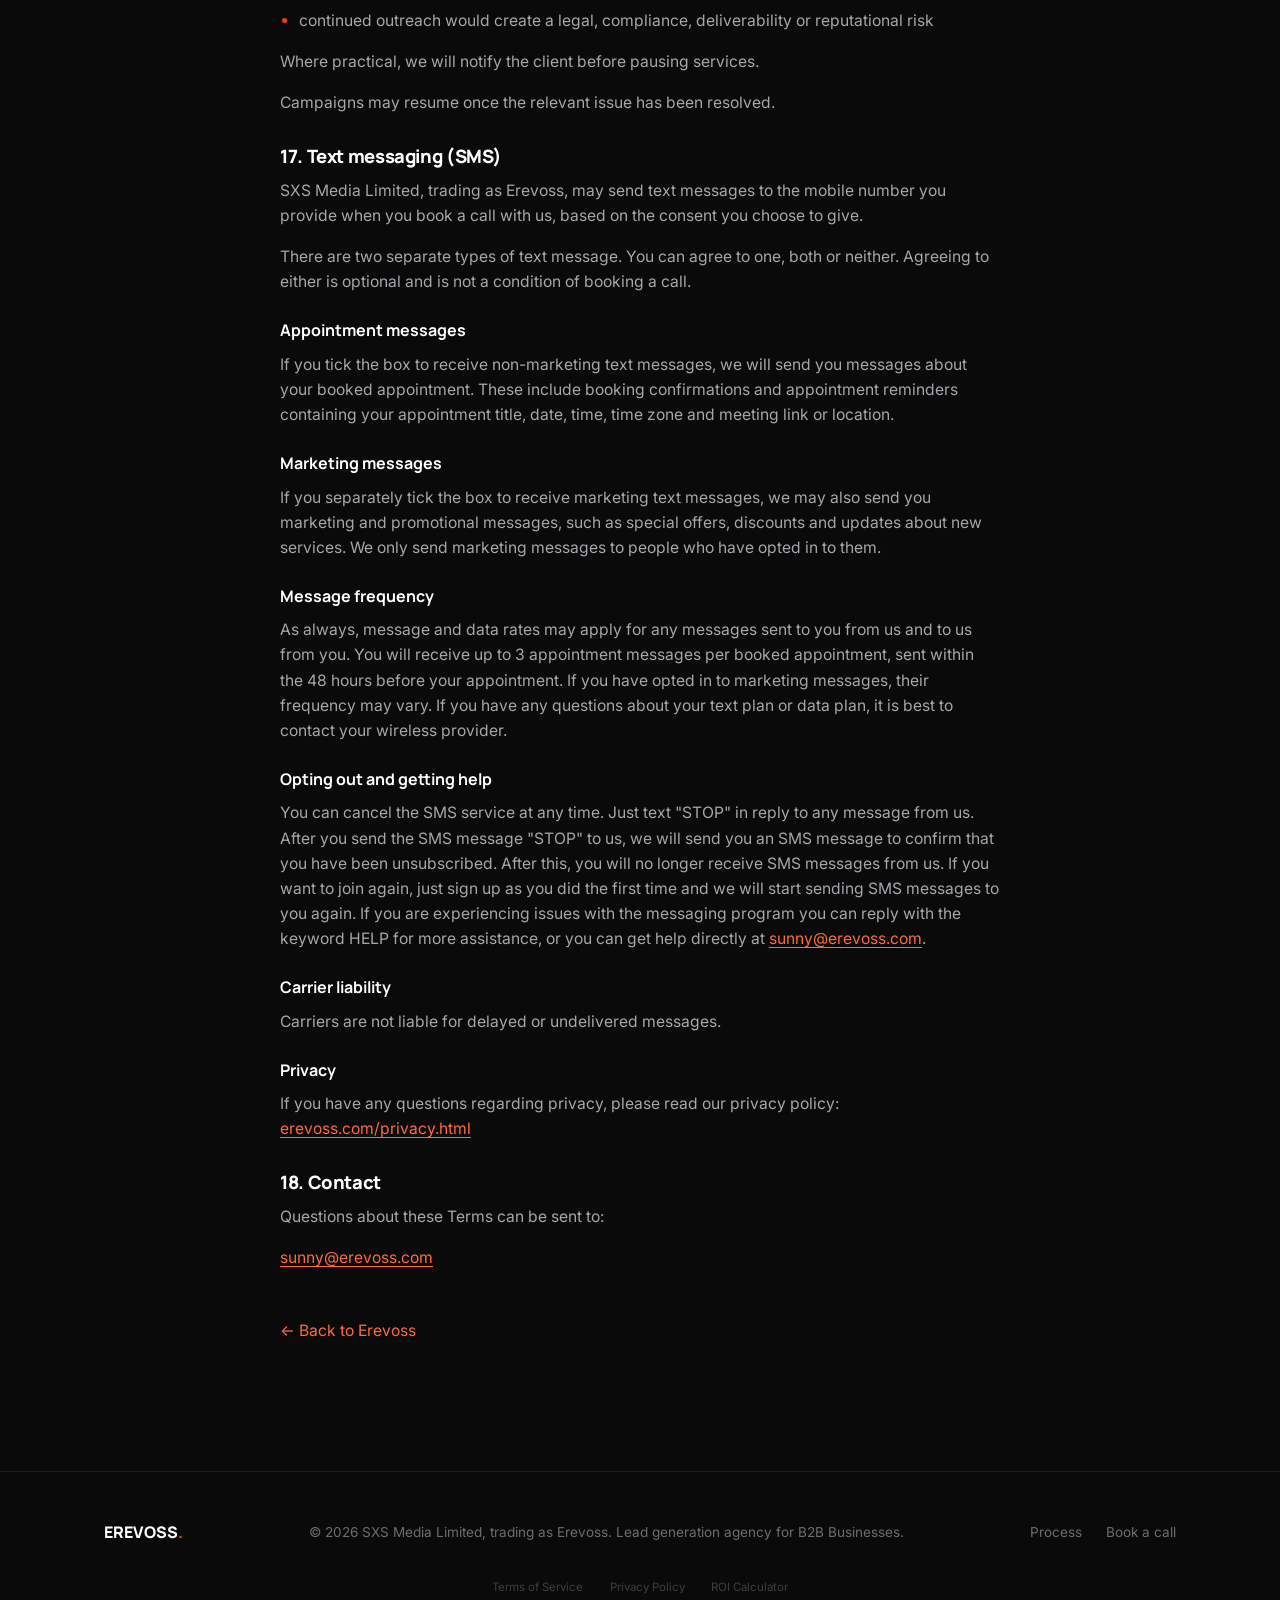
<file: terms.html>
<!doctype html>
<html lang="en">
<head>
<meta charset="UTF-8">
<meta name="viewport" content="width=device-width, initial-scale=1.0">
<title>Terms of Service | Erevoss</title>
<meta name="description" content="The terms that govern your use of the Erevoss website and services.">
<link rel="canonical" href="https://erevoss.com/terms.html">
<meta name="theme-color" content="#0a0a0a">
<link rel="icon" href="assets/favicon.svg" type="image/svg+xml">

<script>document.documentElement.className = 'js';</script>
<link rel="preconnect" href="https://fonts.googleapis.com">
<link rel="preconnect" href="https://fonts.gstatic.com" crossorigin>
<link href="https://fonts.googleapis.com/css2?family=Manrope:wght@400;500;600;700;800&family=Inter:wght@400;500;600&display=swap" rel="stylesheet">
<link rel="stylesheet" href="styles.css">
</head>
<body>

  <div class="scroll-progress" aria-hidden="true"></div>

  <!-- NAV -->
  <header class="nav" id="nav">
    <div class="nav-inner">
      <a href="/" class="brand" aria-label="Erevoss home">EREVOSS<span class="mark">.</span></a>
      <nav aria-label="Primary">
        <ul class="nav-links">
          <li><a href="/#process">Process</a></li>
          <li><a href="/#results">Results</a></li>
        </ul>
      </nav>
      <div class="nav-cta">
        <a href="/#contact" class="btn btn-accent btn-sm">Book A Strategy Call
          <svg width="15" height="15" viewBox="0 0 24 24" fill="none" aria-hidden="true"><path d="M5 12h14M13 6l6 6-6 6" stroke="currentColor" stroke-width="2.2" stroke-linecap="round" stroke-linejoin="round"/></svg>
        </a>
      </div>
    </div>
  </header>

  <main>
    <section class="legal-page" aria-labelledby="terms-title">
      <div class="wrap">
        <div class="section-head">
          <span class="eyebrow">Legal</span>
          <h2 id="terms-title">Terms of Service</h2>
          <p>Last updated: 4 October 2026</p>
        </div>

        <div class="legal-body">
          <p>These Terms of Service ("Terms") govern your use of the website at erevoss.com (the "Site") and any services provided by SXS Media Limited, trading as Erevoss ("Erevoss", "we", "us" or "our").</p>
          <p>By using the Site or booking a call with us, you agree to these Terms. If you do not agree, please do not use the Site.</p>

          <h3>1. Our services</h3>
          <p>Erevoss provides outbound lead generation and appointment-setting services for businesses.</p>
          <p>Our services may include:</p>
          <ul>
            <li>cold email outreach</li>
            <li>lead list building</li>
            <li>domain and inbox setup</li>
            <li>email infrastructure</li>
            <li>campaign copywriting and testing</li>
            <li>reply handling</li>
            <li>lead qualification</li>
            <li>appointment booking</li>
            <li>appointment confirmations and reminders</li>
            <li>performance reporting</li>
          </ul>
          <p>The exact scope, deliverables, pricing and terms of any engagement are set out in a separate written agreement, proposal or order form between you and Erevoss (a "Client Agreement").</p>
          <p>If a Client Agreement conflicts with these Terms, the Client Agreement takes priority.</p>

          <h3>2. Strategy calls</h3>
          <p>Booking a strategy call is free and does not create any obligation for either party.</p>
          <p>We may decline to work with any business at our discretion.</p>
          <p>Anything discussed during a call is for general discussion only unless it is later confirmed in writing in a Client Agreement.</p>

          <h3>3. Fees and payment</h3>
          <p>Fees and payment terms are set out in your Client Agreement.</p>
          <p>Erevoss may use a pay-per-qualified-appointment pricing model.</p>
          <p>Unless your Client Agreement says otherwise:</p>
          <ul>
            <li>invoices are due on receipt</li>
            <li>fees are exclusive of applicable taxes</li>
            <li>appointments are only chargeable if they meet the definition of a qualified appointment in section 14</li>
          </ul>
          <p>If an invoice remains unpaid for more than 7 days, Erevoss may pause all active campaigns until the account is brought up to date.</p>
          <p>The campaign may resume once outstanding invoices have been paid.</p>

          <h3>4. Results</h3>
          <p>Erevoss does not guarantee any specific number of appointments, sales, revenue, return on investment or other commercial result unless a specific guarantee is expressly stated in a Client Agreement.</p>
          <p>Any examples, case studies, benchmarks or results shown on the Site are for illustration only.</p>
          <p>Results vary and may depend on factors outside our control, including:</p>
          <ul>
            <li>your offer</li>
            <li>pricing</li>
            <li>market</li>
            <li>target audience</li>
            <li>lead quality</li>
            <li>sales process</li>
            <li>sales ability</li>
            <li>response times</li>
            <li>availability</li>
            <li>market conditions</li>
          </ul>
          <p>Past results do not guarantee future performance.</p>

          <h3>5. Your responsibilities</h3>
          <p>You agree to:</p>
          <ul>
            <li>provide accurate information about your business, offer and target market</li>
            <li>provide timely access to any tools, calendars, accounts or data reasonably needed to deliver the service</li>
            <li>maintain enough calendar availability for booked appointments</li>
            <li>attend booked appointments</li>
            <li>provide feedback on appointment quality within 24 hours of the sales call</li>
            <li>keep your invoices up to date</li>
            <li>cooperate with us in campaign setup and optimisation</li>
          </ul>
          <p>You are responsible for your own sales process and for closing any opportunities generated through Erevoss.</p>

          <h3>6. Marketing and data compliance</h3>
          <p>You agree to cooperate with Erevoss so that outreach can be carried out in line with applicable marketing, privacy and telecommunications laws.</p>
          <p>Where personal data is used for direct marketing, you are responsible for ensuring that an appropriate lawful basis and any required notices, consents or opt-out mechanisms are in place.</p>
          <p>Erevoss may rely on information, targeting criteria and data supplied by you when carrying out outreach on your behalf.</p>

          <h3>7. Intellectual property</h3>
          <p>The Site and its content, including text, graphics, logos, videos and other materials, are owned by or licensed to Erevoss and may not be copied, reproduced or reused without our written permission.</p>
          <p>Ownership of systems, campaigns, workflows, data, copy or other materials created during a client engagement is governed by the relevant Client Agreement.</p>

          <h3>8. Third-party services</h3>
          <p>The Site and our services may use third-party platforms and services.</p>
          <p>These may include:</p>
          <ul>
            <li>Wistia</li>
            <li>YouTube</li>
            <li>calendar and scheduling software</li>
            <li>email infrastructure providers</li>
            <li>CRM platforms</li>
            <li>analytics tools</li>
            <li>other software used to deliver our services</li>
          </ul>
          <p>Your use of third-party platforms may also be subject to their own terms and privacy policies.</p>
          <p>Erevoss is not responsible for outages, changes, restrictions or failures caused by third-party services outside our reasonable control.</p>

          <h3>9. Disclaimer</h3>
          <p>The Site is provided on an "as is" and "as available" basis.</p>
          <p>To the fullest extent permitted by law, we make no guarantee that the Site will always be available, uninterrupted, error-free or suitable for every purpose.</p>
          <p>Nothing on the Site should be treated as financial, legal or professional advice.</p>

          <h3>10. Limitation of liability</h3>
          <p>To the fullest extent permitted by law, Erevoss will not be liable for any indirect, incidental, special or consequential loss arising from your use of the Site or our services.</p>
          <p>This includes loss of:</p>
          <ul>
            <li>profits</li>
            <li>revenue</li>
            <li>business</li>
            <li>data</li>
            <li>goodwill</li>
            <li>anticipated savings</li>
          </ul>
          <p>Any liability connected with a paid client engagement will be subject to the limits set out in the relevant Client Agreement.</p>
          <p>Nothing in these Terms excludes or limits liability where doing so would be unlawful.</p>

          <h3>11. Privacy</h3>
          <p>We may collect information that you provide to us, including when you:</p>
          <ul>
            <li>book a call</li>
            <li>contact us</li>
            <li>submit a form</li>
            <li>become a client</li>
            <li>communicate with us about our services</li>
          </ul>
          <p>We use this information to respond to you, provide our services, manage client relationships and operate our business.</p>
          <p>We do not sell your personal information.</p>
          <p>Further details may be set out in our <a href="privacy.html">Privacy Policy</a>.</p>

          <h3>12. Changes to these Terms</h3>
          <p>We may update these Terms from time to time.</p>
          <p>The "Last updated" date at the top of this page shows when they were most recently changed.</p>
          <p>Your continued use of the Site after updated Terms are published means the updated Terms will apply to your future use of the Site.</p>

          <h3>13. Governing law and jurisdiction</h3>
          <p>These Terms, and any dispute or claim arising out of or in connection with them, are governed by the laws of England and Wales.</p>
          <p>The courts of England and Wales will have exclusive jurisdiction over any dispute or claim arising from these Terms or your use of the Site.</p>

          <h3>14. Qualified appointments and payment</h3>
          <p>Erevoss may charge clients on a pay-per-qualified-appointment basis.</p>
          <p>A qualified appointment is an appointment where all of the following apply:</p>
          <ul>
            <li>the prospect is a decision-maker or key influencer in the buying process</li>
            <li>the prospect's company matches the agreed targeting criteria</li>
            <li>the prospect has expressed genuine interest in discussing the client's product or service</li>
            <li>the appointment is booked into the client's calendar</li>
            <li>the prospect attends the scheduled call</li>
            <li>the prospect is not a competitor, recruiter or vendor unless otherwise agreed</li>
          </ul>
          <p>If the prospect does not attend the appointment, the client is not charged for that appointment.</p>
          <p>If the prospect attends but does not meet the agreed qualification criteria, the appointment is not chargeable.</p>
          <p>If the prospect attends the scheduled appointment but the client, salesperson or other designated representative fails to attend, the appointment will still be treated as a qualified appointment and the applicable appointment fee will remain payable.</p>
          <p>Client-side no-shows, late cancellations or failures to attend do not make an otherwise qualified appointment non-chargeable.</p>
          <p>The client must provide feedback on appointment quality within 24 hours of the sales call.</p>
          <p>If no feedback is provided within that period, Erevoss may treat the appointment as accepted unless the Client Agreement states otherwise.</p>

          <h3>15. Sales readiness</h3>
          <p>Erevoss is designed for businesses that already have a proven offer and an established sales process.</p>
          <p>As a general guideline, clients should be able to close at least 15% of qualified appointments.</p>
          <p>If a client's close rate is significantly below this level, Erevoss may recommend changes to the offer, targeting or sales process before increasing outbound volume.</p>
          <p>Erevoss is responsible for generating and qualifying sales opportunities.</p>
          <p>The client remains responsible for:</p>
          <ul>
            <li>conducting sales calls</li>
            <li>following their sales process</li>
            <li>presenting their offer</li>
            <li>handling objections</li>
            <li>closing deals</li>
            <li>collecting payment from their customers</li>
          </ul>

          <h3>16. Suspension of services</h3>
          <p>Erevoss may temporarily pause campaigns if:</p>
          <ul>
            <li>invoices remain unpaid for more than 7 days</li>
            <li>required access is not provided</li>
            <li>the client fails to approve required campaign materials</li>
            <li>continued outreach would create a legal, compliance, deliverability or reputational risk</li>
          </ul>
          <p>Where practical, we will notify the client before pausing services.</p>
          <p>Campaigns may resume once the relevant issue has been resolved.</p>

          <h3 id="sms">17. Text messaging (SMS)</h3>
          <p>SXS Media Limited, trading as Erevoss, may send text messages to the mobile number you provide when you book a call with us, based on the consent you choose to give.</p>
          <p>There are two separate types of text message. You can agree to one, both or neither. Agreeing to either is optional and is not a condition of booking a call.</p>

          <h4>Appointment messages</h4>
          <p>If you tick the box to receive non-marketing text messages, we will send you messages about your booked appointment. These include booking confirmations and appointment reminders containing your appointment title, date, time, time zone and meeting link or location.</p>

          <h4>Marketing messages</h4>
          <p>If you separately tick the box to receive marketing text messages, we may also send you marketing and promotional messages, such as special offers, discounts and updates about new services. We only send marketing messages to people who have opted in to them.</p>

          <h4>Message frequency</h4>
          <p>As always, message and data rates may apply for any messages sent to you from us and to us from you. You will receive up to 3 appointment messages per booked appointment, sent within the 48 hours before your appointment. If you have opted in to marketing messages, their frequency may vary. If you have any questions about your text plan or data plan, it is best to contact your wireless provider.</p>

          <h4>Opting out and getting help</h4>
          <p>You can cancel the SMS service at any time. Just text "STOP" in reply to any message from us. After you send the SMS message "STOP" to us, we will send you an SMS message to confirm that you have been unsubscribed. After this, you will no longer receive SMS messages from us. If you want to join again, just sign up as you did the first time and we will start sending SMS messages to you again. If you are experiencing issues with the messaging program you can reply with the keyword HELP for more assistance, or you can get help directly at <a href="mailto:sunny@erevoss.com">sunny@erevoss.com</a>.</p>

          <h4>Carrier liability</h4>
          <p>Carriers are not liable for delayed or undelivered messages.</p>

          <h4>Privacy</h4>
          <p>If you have any questions regarding privacy, please read our privacy policy: <a href="privacy.html">erevoss.com/privacy.html</a></p>

          <h3>18. Contact</h3>
          <p>Questions about these Terms can be sent to:</p>
          <p><a href="mailto:sunny@erevoss.com">sunny@erevoss.com</a></p>

          <p class="legal-back"><a href="/">← Back to Erevoss</a></p>
        </div>
      </div>
    </section>
  </main>

  <!-- FOOTER -->
  <footer>
    <div class="wrap">
      <a href="/" class="brand">EREVOSS<span class="mark">.</span></a>
      <span class="fnote">© 2026 SXS Media Limited, trading as Erevoss. Lead generation agency for B2B Businesses.</span>
      <div class="flinks"><a href="/#process">Process</a><a href="/#contact">Book a call</a></div>
    </div>
    <div class="legal-link"><a href="terms.html">Terms of Service</a><a href="privacy.html">Privacy Policy</a><a href="roi.html">ROI Calculator</a></div>
  </footer>

  <!-- GoHighLevel chat widget -->
  <script src="https://widgets.leadconnectorhq.com/loader.js" data-resources-url="https://widgets.leadconnectorhq.com/chat-widget/loader.js" data-widget-id="6ac27927d8dc776960e91c69" data-source="WEB_USER"></script>
  <script src="script.js"></script>
</body>
</html>
</file>
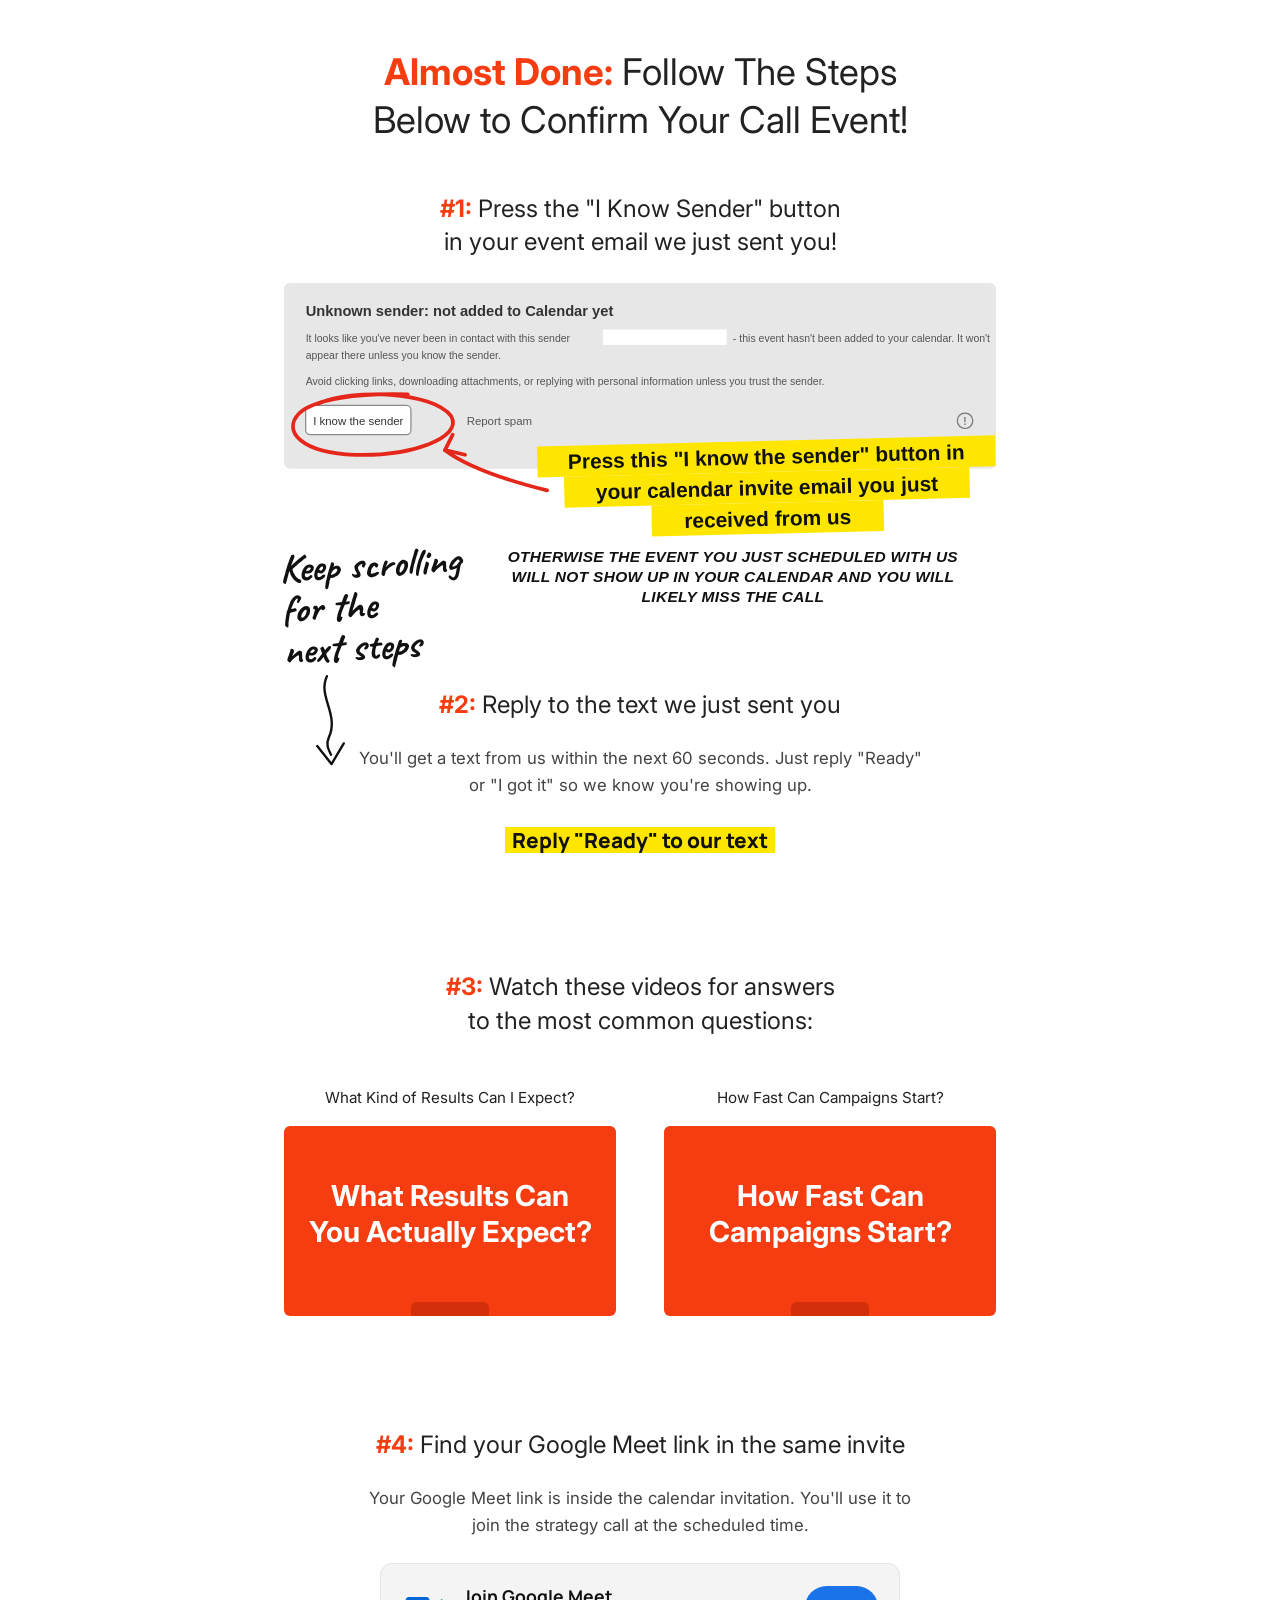
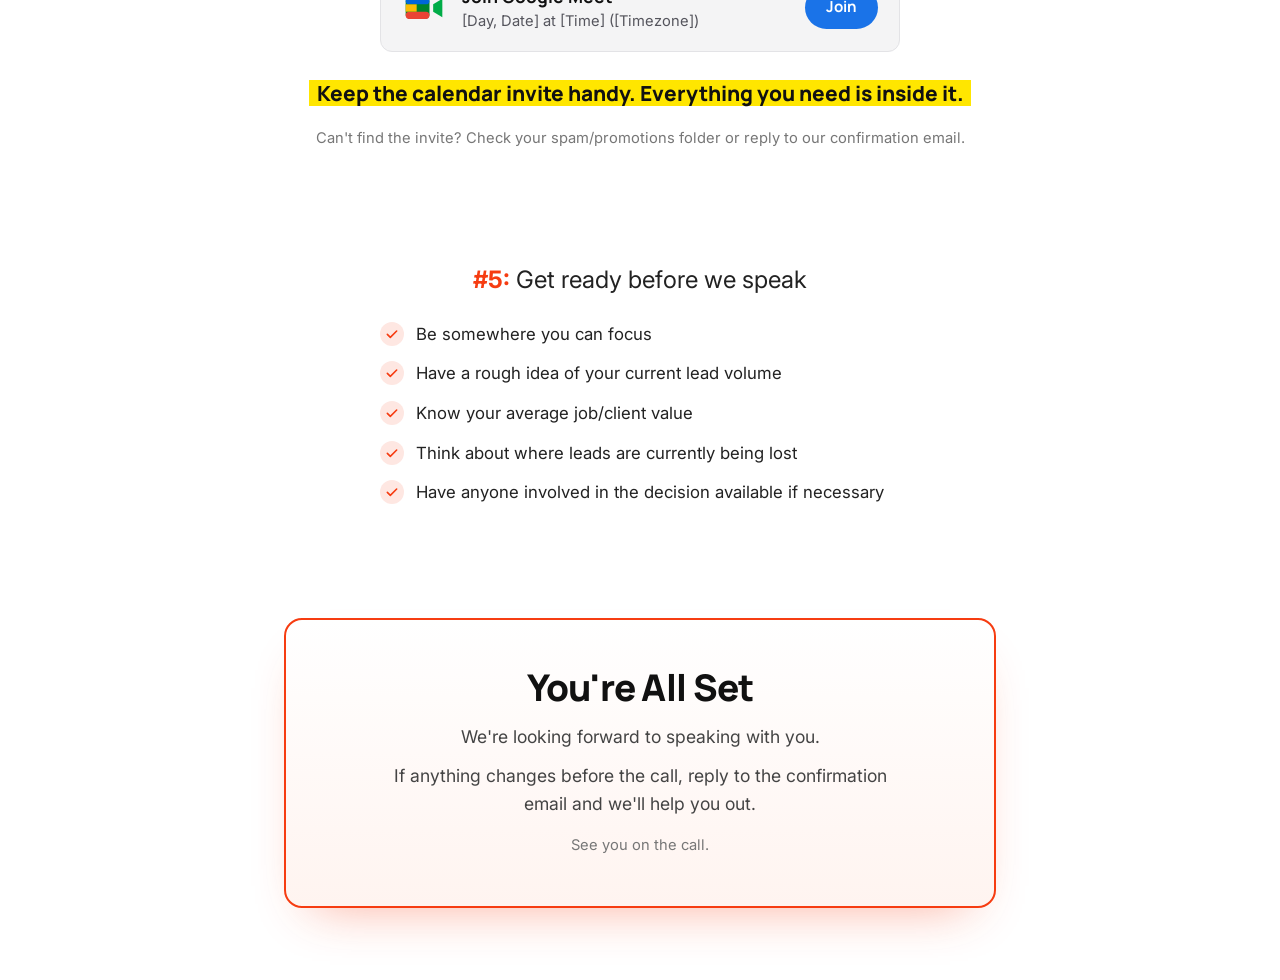
<file: thank-you.html>
<!doctype html>
<html lang="en">
<head>
<meta charset="UTF-8">
<meta name="viewport" content="width=device-width, initial-scale=1.0">
<title>Your EREVOSS Strategy Call Is Booked</title>
<meta name="description" content="Your strategy call is booked. Follow the steps below to confirm your call event.">
<!-- confirmation page: keep it out of search results -->
<meta name="robots" content="noindex">
<link rel="canonical" href="https://erevoss.com/thank-you.html">
<meta name="theme-color" content="#ffffff">
<link rel="icon" href="assets/favicon.svg" type="image/svg+xml">

<link rel="preconnect" href="https://fonts.googleapis.com">
<link rel="preconnect" href="https://fonts.gstatic.com" crossorigin>
<link href="https://fonts.googleapis.com/css2?family=Manrope:wght@400;500;600;700;800&family=Inter:wght@400;500;600&family=Caveat:wght@700&display=swap" rel="stylesheet">
<link rel="stylesheet" href="styles.css">
</head>
<body class="ty-page">

  <main class="ty-wrap">

    <h1 class="ty-h1"><b>Almost Done:</b> Follow The Steps Below to Confirm Your Call Event!</h1>

    <!-- STEP 1 -->
    <h2 class="ty-h2"><span class="ty-n">#1:</span> Press the "I Know Sender" button in your event email we just sent you!</h2>

    <!-- Drawn as one SVG so it scales cleanly. To use a real screenshot instead, replace this <svg> with <img src="assets/invite.png" alt="..."> -->
    <svg class="ty-shot" viewBox="0 0 460 215" role="img" aria-label="Example email banner: press the I know the sender button, circled in red. Otherwise the event will not show up in your calendar and you will likely miss the call.">
      <rect x="0" y="0" width="460" height="120" rx="4" fill="#e7e7e7"/>
      <g font-family="Arial, Helvetica, sans-serif">
        <text x="14" y="21" font-size="9.5" font-weight="700" fill="#333">Unknown sender: not added to Calendar yet</text>
        <text x="14" y="38" font-size="6.8" fill="#555">It looks like you've never been in contact with this sender</text>
        <rect x="206" y="30" width="80" height="10" fill="#fff"/>
        <text x="290" y="38" font-size="6.8" fill="#555">- this event hasn't been added to your calendar. It won't</text>
        <text x="14" y="49" font-size="6.8" fill="#555">appear there unless you know the sender.</text>
        <text x="14" y="66" font-size="6.8" fill="#555">Avoid clicking links, downloading attachments, or replying with personal information unless you trust the sender.</text>
        <rect x="14" y="79" width="68" height="19" rx="3" fill="#fff" stroke="#8a8a8a" stroke-width="0.8"/>
        <text x="48" y="91.5" font-size="7.4" fill="#333" text-anchor="middle">I know the sender</text>
        <text x="118" y="91.5" font-size="7.4" fill="#555">Report spam</text>
        <circle cx="440" cy="89" r="5" fill="none" stroke="#777" stroke-width="0.8"/>
        <text x="440" y="91.6" font-size="6.5" fill="#777" text-anchor="middle" font-weight="700">!</text>
      </g>
      <!-- hand-drawn red ring + arrow -->
      <path d="M22 78 C44 68 96 70 108 86 C116 100 82 112 46 111 C12 110 -2 96 10 84 C20 75 48 71 80 72" fill="none" stroke="#e5271b" stroke-width="2.4" stroke-linecap="round" stroke-linejoin="round"/>
      <path d="M170 134 C146 128 120 120 104 108" fill="none" stroke="#e5271b" stroke-width="2.4" stroke-linecap="round"/>
      <path d="M104 108 L117 111 M104 108 L109 98" fill="none" stroke="#e5271b" stroke-width="2.4" stroke-linecap="round"/>
      <!-- yellow highlighter text -->
      <g transform="rotate(-1.4 312 130)">
        <g fill="#ffe600">
          <rect x="164" y="102" width="296" height="20"/>
          <rect x="181" y="122" width="262" height="20"/>
          <rect x="237" y="142" width="150" height="20"/>
        </g>
        <g font-family="Arial, Helvetica, sans-serif" font-size="13.5" font-weight="700" fill="#111" text-anchor="middle">
          <text x="312" y="117">Press this "I know the sender" button in</text>
          <text x="312" y="137">your calendar invite email you just</text>
          <text x="312" y="157">received from us</text>
        </g>
      </g>
      <g font-family="'Arial Narrow', Arial, Helvetica, sans-serif" font-size="10" font-weight="700" font-style="italic" fill="#111" text-anchor="middle" letter-spacing="0.2">
        <text x="290" y="180">OTHERWISE THE EVENT YOU JUST SCHEDULED WITH US</text>
        <text x="290" y="193">WILL NOT SHOW UP IN YOUR CALENDAR AND YOU WILL</text>
        <text x="290" y="206">LIKELY MISS THE CALL</text>
      </g>
    </svg>

    <!-- marker note: tells people there are more steps below -->
    <div class="ty-scroll">
      <div class="ty-scroll-in">
        <span>Keep scrolling<br>for the<br>next steps</span>
        <svg viewBox="0 0 60 150" aria-hidden="true"><path d="M30 4 C14 34 46 62 28 96 C22 108 28 116 30 122" fill="none" stroke-width="3.6" stroke-linecap="round"/><path d="M10 108 L30 136 L50 106" fill="none" stroke-width="3.6" stroke-linecap="round" stroke-linejoin="round"/></svg>
      </div>
    </div>

    <!-- STEP 2 -->
    <h2 class="ty-h2 ty-h2-2"><span class="ty-n">#2:</span> Reply to the text we just sent you</h2>
    <p class="ty-p">You'll get a text from us within the next 60 seconds. Just reply "Ready" or "I got it" so we know you're showing up.</p>
    <p class="ty-hlline"><span>Reply "Ready" to our text</span></p>

    <!-- STEP 3 -->
    <h2 class="ty-h2 ty-h2-3"><span class="ty-n">#3:</span> Watch these videos for answers to the most common questions:</h2>

    <!--
      VIDEOS: to use a real video, replace the <a class="ty-vcard"> in a column with an embed, e.g.
      <div class="ty-frame"><iframe src="https://www.youtube.com/embed/VIDEO_ID" title="..." allowfullscreen loading="lazy"></iframe></div>
      (Loom / Wistia embeds work the same way), or point the card's href at the video page.
    -->
    <div class="ty-videos">
      <div class="ty-video">
        <p>What Kind of Results Can I Expect?</p>
        <a class="ty-vcard" href="#">What Results Can You Actually Expect?<i aria-hidden="true"></i></a>
      </div>
      <div class="ty-video">
        <p>How Fast Can Campaigns Start?</p>
        <a class="ty-vcard" href="#">How Fast Can Campaigns Start?<i aria-hidden="true"></i></a>
      </div>
    </div>

    <!-- STEP 4 -->
    <h2 class="ty-h2 ty-h2-3"><span class="ty-n">#4:</span> Find your Google Meet link in the same invite</h2>
    <p class="ty-p">Your Google Meet link is inside the calendar invitation. You'll use it to join the strategy call at the scheduled time.</p>
    <div class="ty-meet">
      <svg class="ty-meet-ic" width="44" height="44" viewBox="0 0 48 48" aria-hidden="true"><rect x="4" y="12" width="26" height="24" rx="5" fill="#00832d"/><path d="m34 20 10-6v20l-10-6z" fill="#00ac47"/><rect x="4" y="12" width="26" height="8" rx="4" fill="#0066da"/><rect x="4" y="28" width="26" height="8" rx="4" fill="#ea4335"/><rect x="4" y="20" width="12" height="8" fill="#fbbc04"/></svg>
      <div class="ty-meet-txt"><b>Join Google Meet</b><span>[Day, Date] at [Time] ([Timezone])</span></div><!-- EDIT: placeholder date/time -->
      <span class="ty-meet-btn" aria-hidden="true">Join</span>
    </div>
    <p class="ty-hlline"><span>Keep the calendar invite handy. Everything you need is inside it.</span></p>
    <p class="ty-small">Can't find the invite? Check your spam/promotions folder or reply to our confirmation email.</p>

    <!-- STEP 5 -->
    <h2 class="ty-h2 ty-h2-3"><span class="ty-n">#5:</span> Get ready before we speak</h2>
    <ul class="ty-list">
        <li><svg viewBox="0 0 24 24" fill="none" aria-hidden="true"><path d="m5 12.5 4.5 4.5L19 7.5" stroke="currentColor" stroke-width="2.4" stroke-linecap="round" stroke-linejoin="round"/></svg>Be somewhere you can focus</li>
        <li><svg viewBox="0 0 24 24" fill="none" aria-hidden="true"><path d="m5 12.5 4.5 4.5L19 7.5" stroke="currentColor" stroke-width="2.4" stroke-linecap="round" stroke-linejoin="round"/></svg>Have a rough idea of your current lead volume</li>
        <li><svg viewBox="0 0 24 24" fill="none" aria-hidden="true"><path d="m5 12.5 4.5 4.5L19 7.5" stroke="currentColor" stroke-width="2.4" stroke-linecap="round" stroke-linejoin="round"/></svg>Know your average job/client value</li>
        <li><svg viewBox="0 0 24 24" fill="none" aria-hidden="true"><path d="m5 12.5 4.5 4.5L19 7.5" stroke="currentColor" stroke-width="2.4" stroke-linecap="round" stroke-linejoin="round"/></svg>Think about where leads are currently being lost</li>
        <li><svg viewBox="0 0 24 24" fill="none" aria-hidden="true"><path d="m5 12.5 4.5 4.5L19 7.5" stroke="currentColor" stroke-width="2.4" stroke-linecap="round" stroke-linejoin="round"/></svg>Have anyone involved in the decision available if necessary</li>
    </ul>

    <!-- FINAL BOX -->
    <div class="ty-final">
      <h2>You're All Set</h2>
      <p>We're looking forward to speaking with you.</p>
      <p>If anything changes before the call, reply to the confirmation email and we'll help you out.</p>
      <small>See you on the call.</small>
    </div>

  </main>

</body>
</html>
</file>
<file: styles.css>
/* =========================================================
   EREVOSS — styles.css
   All visual design lives here. Colours/spacing are tokens
   in :root, so most brand tweaks are one-line changes.
   ========================================================= */

/* ============ TOKENS ============ */
:root {
  --bg:      #0a0a0a;
  --bg-2:    #0f0f10;
  --surface: #141416;
  --surface-2:#1a1a1d;
  --line:    rgba(255,255,255,0.08);
  --line-2:  rgba(255,255,255,0.14);

  --text:      #ffffff;
  --text-soft: #a6a6ac;
  --text-mute: #6c6c73;

  --accent:      #f63c11;
  --accent-soft: #ff6a3d;
  --accent-deep: #d22f0a;

  /* type scale */
  --step--1: clamp(0.82rem, 0.8rem + 0.1vw, 0.9rem);
  --step-0:  clamp(1rem, 0.96rem + 0.2vw, 1.1rem);
  --step-1:  clamp(1.15rem, 1.05rem + 0.5vw, 1.4rem);
  --step-2:  clamp(1.5rem, 1.25rem + 1.2vw, 2rem);
  --step-3:  clamp(2rem, 1.55rem + 2.2vw, 3.1rem);
  --display: clamp(2.3rem, 1.3rem + 4.6vw, 4.6rem);

  /* spacing scale */
  --sp-1:0.5rem; --sp-2:1rem; --sp-3:1.5rem; --sp-4:2rem; --sp-5:3rem; --sp-6:4.5rem; --sp-7:7rem; --sp-8:9rem;

  --radius:18px; --radius-sm:12px; --maxw:1120px; --nav-h:64px;
  --shadow:0 24px 60px -24px rgba(0,0,0,0.9);
}

*,*::before,*::after{box-sizing:border-box;} *{margin:0;}
html{scroll-behavior:smooth;-webkit-text-size-adjust:100%;}
@media (prefers-reduced-motion:reduce){html{scroll-behavior:auto;}}
body{
  font-family:'Inter',system-ui,-apple-system,sans-serif;
  background:var(--bg); color:var(--text);
  font-size:var(--step-0); line-height:1.6;
  -webkit-font-smoothing:antialiased; text-rendering:optimizeLegibility;
  overflow-x:hidden;
}
h1,h2,h3{font-family:'Manrope',system-ui,sans-serif;font-weight:800;line-height:1.05;letter-spacing:-0.02em;}
a{color:inherit;text-decoration:none;} button{font-family:inherit;cursor:pointer;} img,svg{display:block;}
::selection{background:var(--accent);color:#fff;}

.wrap{width:100%;max-width:var(--maxw);margin-inline:auto;padding-inline:var(--sp-3);}
section{padding-block:var(--sp-7);position:relative;}
.section-head{max-width:680px;margin-inline:auto;text-align:center;margin-bottom:var(--sp-6);}
.eyebrow{display:inline-flex;align-items:center;gap:0.55em;font-family:'Manrope',sans-serif;font-size:var(--step--1);letter-spacing:0.16em;text-transform:uppercase;color:var(--accent-soft);font-weight:700;margin-bottom:var(--sp-2);}
.eyebrow::before,.eyebrow::after{content:"";width:22px;height:1px;background:var(--accent-deep);opacity:.7;}
.section-head h2{font-size:var(--step-3);margin-bottom:var(--sp-2);}
.section-head h2 i{font-style:italic;font-weight:600;}
.section-head p{color:var(--text-soft);font-size:var(--step-1);max-width:52ch;margin-inline:auto;}

/* ============ BUTTONS ============ */
.btn{display:inline-flex;align-items:center;justify-content:center;gap:0.55em;font-family:'Manrope',sans-serif;font-size:var(--step-0);font-weight:700;padding:0.9em 1.6em;border-radius:100px;border:1px solid transparent;transition:transform .25s cubic-bezier(.2,.8,.2,1),box-shadow .25s,background .25s,border-color .25s;will-change:transform;white-space:nowrap;}
.btn-accent{position:relative;background:linear-gradient(180deg,var(--accent-soft),var(--accent));color:#fff;box-shadow:0 10px 30px -8px rgba(246,60,17,0.55),inset 0 1px 0 rgba(255,255,255,.25);}
.btn-accent:hover{transform:translateY(-2px);box-shadow:0 18px 40px -10px rgba(246,60,17,0.65),inset 0 1px 0 rgba(255,255,255,.3);}
.btn-accent:active{transform:translateY(0);}
.btn-sm{padding:0.62em 1.15em;font-size:0.86rem;}
.btn-lg{padding:1.05em 2em;font-size:1.05rem;}

/* sparkle on any primary button hover */
.btn-accent::after{content:"";position:absolute;top:-7px;right:12px;width:15px;height:15px;pointer-events:none;opacity:0;
  transform:scale(0) rotate(-20deg);transition:transform .35s cubic-bezier(.2,1.4,.4,1),opacity .35s;
  background:no-repeat center/contain url("data:image/svg+xml,%3Csvg xmlns='http://www.w3.org/2000/svg' viewBox='0 0 24 24'%3E%3Cpath d='M12 2l2.3 6.6L21 11l-6.7 2.4L12 20l-2.3-6.6L3 11l6.7-2.4z' fill='%23ffffff'/%3E%3C/svg%3E");}
.btn-accent:hover::after{opacity:1;transform:scale(1) rotate(15deg);}

/* ============ SCROLL PROGRESS ============ */
.scroll-progress{position:fixed;top:0;left:0;height:3px;width:100%;z-index:60;transform:scaleX(0);transform-origin:left center;background:linear-gradient(90deg,var(--accent-soft),var(--accent));box-shadow:0 0 12px rgba(246,60,17,0.6);will-change:transform;}

/* ============ NAV ============ */
.nav{position:sticky;top:16px;z-index:50;padding-inline:var(--sp-3);}
.nav-inner{
  max-width:1220px;margin-inline:auto;height:var(--nav-h);
  display:flex;align-items:center;justify-content:space-between;gap:var(--sp-3);
  padding:0 0.5rem 0 1.4rem;
  background:rgba(18,18,20,0.72);
  border:1px solid var(--line);border-radius:100px;
  backdrop-filter:blur(16px) saturate(140%);-webkit-backdrop-filter:blur(16px) saturate(140%);
  box-shadow:0 20px 50px -24px rgba(0,0,0,0.9);
  transition:border-color .3s,background .3s;
}
.nav.scrolled .nav-inner{background:rgba(14,14,16,0.9);border-color:var(--line-2);}
.brand{display:inline-block;font-family:'Manrope',sans-serif;font-size:1.15rem;font-weight:800;letter-spacing:0.01em;}
.brand .mark{color:var(--accent);}
.nav-links{display:flex;align-items:center;gap:var(--sp-3);list-style:none;padding:0;}
.nav-links a{color:var(--text-soft);font-family:'Manrope',sans-serif;font-size:0.9rem;font-weight:600;transition:color .2s;}
.nav-links a:hover{color:var(--text);}
.nav-cta{display:flex;align-items:center;}

/* nav button: pulse + shine */
.nav .btn-accent{position:relative;overflow:hidden;animation:navPulse 3s ease-in-out infinite;}
@keyframes navPulse{0%,100%{box-shadow:0 10px 28px -8px rgba(246,60,17,0.5),inset 0 1px 0 rgba(255,255,255,.25);}50%{box-shadow:0 12px 40px -6px rgba(246,60,17,0.9),inset 0 1px 0 rgba(255,255,255,.3);}}
.nav .btn-accent::before{content:"";position:absolute;top:0;left:0;width:45%;height:100%;pointer-events:none;
  background:linear-gradient(100deg,transparent,rgba(255,255,255,0.5),transparent);
  transform:translateX(-240%) skewX(-18deg);animation:btnShine 3.6s ease-in-out infinite;}
@keyframes btnShine{0%{transform:translateX(-240%) skewX(-18deg);}55%,100%{transform:translateX(360%) skewX(-18deg);}}

/* ============ HERO ============ */
.hero{padding-top:var(--sp-3);padding-bottom:var(--sp-6);text-align:center;overflow:hidden;}
.hero::before{
  content:"";position:absolute;top:-10%;left:50%;transform:translateX(-50%);
  width:min(900px,120vw);height:520px;z-index:0;pointer-events:none;
  background:radial-gradient(50% 50% at 50% 40%,rgba(246,60,17,0.18),transparent 70%);
  filter:blur(20px);
}
.hero::after{content:"";position:absolute;z-index:0;top:-12%;left:50%;width:min(760px,110vw);height:520px;pointer-events:none;
  transform:translateX(-50%);
  background:radial-gradient(45% 45% at 50% 45%,rgba(255,106,61,0.14),transparent 70%);
  animation:heroDrift 16s ease-in-out infinite;}
@keyframes heroDrift{0%,100%{transform:translateX(-50%) translateY(0) scale(1);}50%{transform:translateX(-50%) translateY(4%) scale(1.08);}}
.hero .wrap{position:relative;z-index:1;max-width:1180px;}
.hero h1{font-size:clamp(1.9rem, 1rem + 3.4vw, 3.7rem);font-weight:600;margin-bottom:var(--sp-2);letter-spacing:-0.025em;text-wrap:balance;}
.hero h1 b{font-weight:800;}
/* Headline is always 3 lines on tablet/desktop: "We Book Qualified Sales Calls" / "on Your Calendar." /
   "You Only Pay for the Ones That Show Up." The font shrinks only when the screen is too narrow for the
   longest line (about 18.3em wide, so 19em leaves a little breathing room). Phones wrap naturally. */
.hero h1 .h-line{display:inline;}
.hero h1 .h-last{display:block;}
@media (min-width:768px){
  .hero h1{font-size:min(3.7rem, calc((100vw - 3rem) / 19));}
  .hero h1 .h-line{display:block;white-space:nowrap;}
}
/* hand-drawn circle around a headline phrase (draws itself in on load) */
.circled{position:relative;display:inline-block;white-space:nowrap;margin-inline:0.18em;}
.circled svg{position:absolute;left:-11%;top:-26%;width:122%;height:156%;overflow:visible;pointer-events:none;color:var(--accent);}
.circled path{fill:none;stroke:currentColor;stroke-width:3;stroke-linecap:round;vector-effect:non-scaling-stroke;}
/* draw-in: script.js sets --len to the circle's on-screen length so the whole loop is drawn */
.js .circled path{stroke-dasharray:var(--len,3000);stroke-dashoffset:var(--len,3000);animation:circleDraw 1s cubic-bezier(.55,0,.25,1) .7s forwards;}
@keyframes circleDraw{to{stroke-dashoffset:0;}}
.hero p.lead{font-size:var(--step-1);color:var(--text-soft);max-width:66ch;margin:0 auto var(--sp-3);}

/* ============ VSL ============ */
.vsl{
  /* full size (779px) on tall screens; on shorter screens the video shrinks so the
     "Book A Strategy Call" button below it stays visible without scrolling */
  position:relative;max-width:clamp(420px, calc((100svh - 500px) * 16 / 9), 779px);margin:0 auto;aspect-ratio:16/9;border-radius:14px;overflow:hidden;
  background:radial-gradient(120% 120% at 50% 20%,#20232a 0%,#0e0f12 70%);
  border:1px solid var(--line-2);box-shadow:var(--shadow);
}
.vsl wistia-player{position:absolute;inset:0;width:100%;height:100%;z-index:1;}
/* blurred thumbnail while the Wistia player script loads (from Wistia's embed code) */
.vsl wistia-player:not(:defined){background:center / contain no-repeat url('https://fast.wistia.com/embed/medias/h9j6kf60p4/swatch');display:block;filter:blur(5px);}
/* click-to-unmute overlay — the video autoplays muted, browsers allow nothing else */
.vsl-unmute{position:absolute;inset:0;z-index:4;display:grid;place-items:center;
  padding:0;border:0;cursor:pointer;font:inherit;background:rgba(9,9,11,0.5);
  transition:opacity .3s ease;}
.vsl-unmute[hidden]{display:none;}
.vsl-unmute.is-off{opacity:0;pointer-events:none;}
.vsl-unmute-card{display:flex;flex-direction:column;align-items:center;gap:8px;
  width:min(72%,360px);padding:26px 24px;border-radius:16px;
  /* ↓ the % below is the knob: higher = more solid, lower = more see-through */
  background:color-mix(in oklab,var(--accent) 35%,transparent);border:1px solid var(--line-2);
  -webkit-backdrop-filter:blur(6px);backdrop-filter:blur(6px);color:#fff;text-align:center;
  box-shadow:var(--shadow);transition:transform .25s ease,background .25s ease;}
.vsl-unmute:hover .vsl-unmute-card{transform:scale(1.03);background:color-mix(in oklab,var(--accent) 64%,transparent);}
.vsl-unmute-card svg{width:40px;height:40px;margin-bottom:2px;}
.vsl-unmute-card strong{font-family:'Manrope',sans-serif;font-weight:800;font-size:1.15rem;letter-spacing:-0.015em;}
.vsl-unmute-card span{font-size:0.92rem;color:rgba(255,255,255,0.88);}

/* CTA under VSL with coloured glow */
.hero-cta{position:relative;margin-top:var(--sp-4);display:flex;justify-content:center;}
.hero-cta::before{
  content:"";position:absolute;top:50%;left:50%;transform:translate(-50%,-50%);
  width:420px;height:150px;z-index:0;pointer-events:none;filter:blur(45px);opacity:.85;
  background:
    radial-gradient(40% 60% at 20% 50%,rgba(246,60,17,0.9),transparent 70%),
    radial-gradient(40% 60% at 55% 50%,rgba(255,138,61,0.75),transparent 70%),
    radial-gradient(45% 70% at 85% 50%,rgba(61,107,255,0.7),transparent 70%);
}
.hero-cta .btn{position:relative;z-index:1;}

/* ============ PROCESS ============ */
.steps{display:grid;grid-template-columns:repeat(4,1fr);gap:var(--sp-3);}
@media (max-width:1040px){ .steps{grid-template-columns:repeat(2,1fr);} }
@media (max-width:560px){ .steps{grid-template-columns:1fr;} }
.step{background:var(--surface);border:1px solid var(--line);border-radius:var(--radius);padding:var(--sp-4);position:relative;transition:transform .3s cubic-bezier(.2,.8,.2,1),border-color .3s,background .3s;}
.step:hover{transform:translateY(-6px);border-color:var(--line-2);background:var(--surface-2);}
.step-icon{width:52px;height:52px;border-radius:14px;display:grid;place-items:center;background:rgba(246,60,17,0.12);border:1px solid rgba(246,60,17,0.3);color:var(--accent-soft);margin-bottom:var(--sp-3);}
.step-icon svg{width:26px;height:26px;}
.step-num{position:absolute;top:var(--sp-3);right:var(--sp-4);font-family:'Manrope',sans-serif;font-size:2.2rem;color:rgba(255,255,255,0.06);font-weight:800;}
.step-tag{display:block;font-family:'Manrope',sans-serif;font-size:0.74rem;font-weight:700;letter-spacing:0.14em;text-transform:uppercase;color:var(--accent-soft);margin-bottom:0.6em;}
.step h3{font-size:var(--step-1);margin-bottom:0.35em;}
.step p{color:var(--text-soft);font-size:0.98rem;}

/* bobbing icons */
.step-icon{animation:iconBob 3.6s ease-in-out infinite;}
.step:nth-child(2) .step-icon{animation-delay:.5s;}
.step:nth-child(3) .step-icon{animation-delay:1s;}
.step:nth-child(4) .step-icon{animation-delay:1.5s;}
@keyframes iconBob{0%,100%{transform:translateY(0);}50%{transform:translateY(-6px);}}

/* ============ WHAT YOU DO VS. WHAT WE DO ============ */
.cmp-grid{display:grid;grid-template-columns:1fr 1fr;gap:var(--sp-4);max-width:900px;margin-inline:auto;}
.cmp-col{display:flex;flex-direction:column;}
.cmp-label{text-align:center;font-family:'Manrope',sans-serif;font-weight:800;font-size:1.15rem;margin-bottom:var(--sp-3);letter-spacing:0.01em;}
.cmp-label span{display:block;font-weight:600;font-size:0.85rem;color:var(--text-mute);letter-spacing:0.02em;margin-top:0.2em;}
.cmp-label.us span{color:var(--accent-soft);}
.cmp-card{flex:1;border-radius:var(--radius);padding:var(--sp-4);border:1px solid var(--line);background:var(--surface);}
.cmp-card.other{display:flex;align-items:center;transition:transform .3s cubic-bezier(.2,.8,.2,1),border-color .3s;}
.cmp-card.other:hover{transform:translateY(-5px);border-color:var(--line-2);}
.cmp-card.us{position:relative;overflow:hidden;background:radial-gradient(130% 130% at 90% -10%,rgba(246,60,17,0.32),transparent 55%),var(--surface-2);border-color:rgba(246,60,17,0.42);box-shadow:0 30px 70px -34px rgba(246,60,17,0.4);animation:breathe 5s ease-in-out infinite;}
@keyframes breathe{0%,100%{transform:scale(1);}50%{transform:scale(1.018);}}
.cmp-list{list-style:none;padding:0;display:grid;gap:var(--sp-3);}
.cmp-card.other .cmp-list{font-size:1.1rem;font-weight:600;color:var(--text);}
.cmp-list li{display:flex;align-items:center;gap:0.75em;font-size:0.98rem;}
.cmp-card.other .cmp-list li{font-size:1.1rem;}
.cmp-card.us li{color:var(--text);}
.cmp-ic{width:20px;height:20px;flex-shrink:0;color:var(--accent);}
/* checkmarks draw themselves in when the section scrolls into view */
.js .cmp-ic path{stroke-dasharray:24;stroke-dashoffset:24;}
.js .reveal.in .cmp-ic path{animation:drawCheck .55s ease forwards;}
.js .reveal.in .cmp-list li:nth-child(1) .cmp-ic path{animation-delay:.15s;}
.js .reveal.in .cmp-list li:nth-child(2) .cmp-ic path{animation-delay:.25s;}
.js .reveal.in .cmp-list li:nth-child(3) .cmp-ic path{animation-delay:.35s;}
.js .reveal.in .cmp-list li:nth-child(4) .cmp-ic path{animation-delay:.45s;}
.js .reveal.in .cmp-list li:nth-child(5) .cmp-ic path{animation-delay:.55s;}
.js .reveal.in .cmp-list li:nth-child(6) .cmp-ic path{animation-delay:.65s;}
.js .reveal.in .cmp-list li:nth-child(7) .cmp-ic path{animation-delay:.75s;}
.js .reveal.in .cmp-list li:nth-child(8) .cmp-ic path{animation-delay:.85s;}
.js .reveal.in .cmp-list li:nth-child(9) .cmp-ic path{animation-delay:.95s;}
.js .reveal.in .cmp-list li:nth-child(10) .cmp-ic path{animation-delay:1.05s;}
@keyframes drawCheck{to{stroke-dashoffset:0;}}
@media (max-width:860px){ .cmp-grid{grid-template-columns:1fr;} }

/* ============ ROI CALCULATOR (ported from erevoss-roi-v3.html) ============ */
/* Everything is nested under .roi-calc so its generic class names (.field, .card, .line, hr, sliders)
   can't touch the rest of the site. Layout, sizes and behaviour match the original file;
   colours and fonts are mapped to the site's theme (Manrope for headings and numbers, Inter for text). */
.roi-calc{
  --r-panel:var(--surface); --r-panel-2:var(--bg-2); --r-card:var(--surface-2);
  --r-line:var(--line); --r-line-2:var(--line-2);
  --r-head:#ffffff; --r-text:var(--text-soft); --r-muted:#8b8b93;
  --r-accent:var(--accent); --r-accent-soft:var(--accent-soft);
  --r-track:rgba(255,255,255,0.12); --r-green:#22c55e; --r-red:#e5484d;
  --r-font:'Inter',system-ui,-apple-system,sans-serif; --r-display:'Manrope',system-ui,sans-serif;
  color:var(--r-text); font-family:var(--r-font); font-size:15px; line-height:normal;
}
.roi-calc .title{text-align:center;display:grid;gap:18px;padding-block:0 48px;}
.roi-calc .title h1,.roi-calc .title h2{margin:0;color:var(--r-head);font-family:var(--r-display);font-weight:700;font-size:clamp(34px,6vw,52px);letter-spacing:-0.03em;line-height:1.1;}
.roi-calc .title p{margin:0;color:var(--r-muted);font-size:14px;}

.roi-calc .calc{max-width:1008px;margin:0 auto;border:1px solid var(--r-line);border-radius:10px;display:grid;grid-template-columns:minmax(0,1fr) minmax(0,1fr);overflow:hidden;}
@media (max-width:820px){ .roi-calc .calc{grid-template-columns:minmax(0,1fr);} }
.roi-calc .left{background:var(--r-panel);padding:22px 22px 22px;display:grid;gap:0;align-content:start;}
.roi-calc .left h3{padding-bottom:6px;}
.roi-calc .right{background:var(--r-panel-2);border-left:1px solid var(--r-line);padding:22px 28px;display:grid;gap:16px;align-content:start;}
@media (max-width:820px){ .roi-calc .right{border-left:0;border-top:1px solid var(--r-line);} }
.roi-calc h3{margin:0;font-family:var(--r-display);font-size:17px;font-weight:600;color:var(--r-head);line-height:normal;letter-spacing:normal;}

.roi-calc .field{display:grid;gap:2px;padding-block:22px 20px;}
.roi-calc .field + .field{border-top:1px solid var(--r-line);}
.roi-calc .fhead{display:flex;justify-content:space-between;align-items:center;gap:12px;min-height:36px;}
.roi-calc .fhead label{font-size:16.5px;color:var(--r-text);display:inline-flex;align-items:center;gap:5px;}
.roi-calc .fhead .now{font-family:var(--r-display);font-weight:700;color:var(--r-head);font-size:16px;font-variant-numeric:tabular-nums;}
.roi-calc .tip{position:relative;display:inline-flex;width:13px;height:13px;border:1.3px solid var(--r-muted);border-radius:50%;color:var(--r-muted);font-size:9px;font-weight:700;align-items:center;justify-content:center;cursor:help;font-style:normal;}
.roi-calc .tip:focus-visible{outline:2px solid var(--r-accent);outline-offset:2px;}
.roi-calc .tip span{position:absolute;bottom:calc(100% + 8px);left:50%;transform:translateX(-50%);width:230px;background:#26262b;border:1px solid var(--r-line-2);color:#fff;font-size:12px;font-weight:500;line-height:1.4;padding:8px 10px;border-radius:6px;visibility:hidden;opacity:0;transition:opacity .12s;z-index:5;pointer-events:none;}
.roi-calc .tip:hover span,.roi-calc .tip:focus span{visibility:visible;opacity:1;}

.roi-calc .inbox{display:flex;align-items:center;gap:8px;font-family:var(--r-display);font-weight:600;color:var(--r-head);}
.roi-calc .inbox input{width:86px;border:1px solid var(--r-line-2);border-radius:6px;padding:7px 10px;font:inherit;font-weight:500;font-size:16px;color:var(--r-head);background:var(--bg);color-scheme:dark;text-align:right;font-variant-numeric:tabular-nums;-moz-appearance:textfield;}
.roi-calc .inbox input.wide{width:86px;}
.roi-calc .inbox input::-webkit-outer-spin-button,.roi-calc .inbox input::-webkit-inner-spin-button{-webkit-appearance:none;margin:0;}
.roi-calc .inbox input:focus{outline:none;border-color:var(--r-accent);box-shadow:0 0 0 3px rgba(246,60,17,0.18);}

.roi-calc input[type="range"]{-webkit-appearance:none;appearance:none;width:100%;height:8px;border-radius:4px;margin:8px 0;background:linear-gradient(to right,var(--r-accent) 0 var(--p,0%),var(--r-track) var(--p,0%) 100%);cursor:pointer;}
.roi-calc input[type="range"]::-webkit-slider-thumb{-webkit-appearance:none;width:18px;height:18px;border-radius:50%;background:var(--r-accent);border:2px solid #fff;box-shadow:0 0 0 1px rgba(0,0,0,0.3),0 1px 3px rgba(0,0,0,0.5);}
.roi-calc input[type="range"]::-moz-range-thumb{width:15px;height:15px;border-radius:50%;background:var(--r-accent);border:2px solid #fff;box-shadow:0 1px 3px rgba(0,0,0,0.5);}
.roi-calc input[type="range"]:focus-visible{outline:2px solid var(--r-accent);outline-offset:4px;}

/* Ruler under each slider: ticks sit exactly under the thumb positions (thumb is 18px wide) */
.roi-calc .scale{position:relative;height:40px;margin-inline:0;}
.roi-calc .scale .t{position:absolute;top:0;left:calc(9px + (100% - 18px) * var(--x));transform:translateX(-50%);display:flex;flex-direction:column;align-items:center;gap:5px;}
.roi-calc .scale .t::before{content:"";width:1.5px;height:8px;border-radius:1px;background:rgba(255,255,255,0.25);}
.roi-calc .scale .t > *{appearance:none;border:0;background:none;padding:0 2px;font:inherit;font-family:var(--r-display);font-size:18px;color:var(--r-text);font-variant-numeric:tabular-nums;white-space:nowrap;line-height:1.2;}
.roi-calc .scale button{cursor:pointer;border-radius:4px;}
.roi-calc .scale button:hover{color:var(--r-accent-soft);}
.roi-calc .scale button:focus-visible{outline:2px solid var(--r-accent);}
.roi-calc .scale .t.on::before{background:var(--r-accent);}
.roi-calc .scale .t.on > *{color:var(--r-accent-soft);font-weight:600;}

.roi-calc .assume{background:rgba(255,255,255,0.04);border-radius:8px;padding:10px 12px;margin-top:10px;}
.roi-calc .assume b{display:block;font-size:14.5px;color:var(--r-head);font-weight:600;}
.roi-calc .assume span{font-size:14.5px;color:var(--r-muted);line-height:1.45;}
/* hidden price control: a barely-visible square after "22 sending days/mo" toggles a small dropdown */
.roi-calc .price-toggle{display:inline-block;width:7px;height:7px;margin-left:7px;padding:0;vertical-align:middle;
  border:1px solid rgba(255,255,255,0.1);border-radius:1px;background:transparent;cursor:default;}
.roi-calc .price-toggle:hover,.roi-calc .price-toggle[aria-expanded="true"]{border-color:rgba(255,255,255,0.28);}
/* the third square (costs) stays as faint as the other two even while open, so it gives nothing away on screen */
.roi-calc #roi-costs-toggle[aria-expanded="true"]:not(:hover){border-color:rgba(255,255,255,0.1);}
.roi-calc .price-toggle:focus-visible{outline:1px solid var(--r-accent);outline-offset:2px;}
.roi-calc .price-panel{display:flex;align-items:center;gap:10px;margin-top:8px;}
.roi-calc .price-panel[hidden]{display:none;}
.roi-calc .price-panel label{font-size:13px;color:var(--r-muted);}
.roi-calc .price-panel select{font:inherit;font-family:var(--r-display);font-size:14px;color:var(--r-head);background:var(--bg);color-scheme:dark;
  border:1px solid var(--r-line-2);border-radius:6px;padding:4px 8px;cursor:pointer;}
.roi-calc .price-panel select:focus{outline:none;border-color:var(--r-accent);}

.roi-calc .cards{display:grid;grid-template-columns:repeat(2,minmax(0,1fr));gap:8px;}
.roi-calc .card{background:var(--r-card);border:1px solid var(--r-line);border-radius:10px;padding:16px 18px 18px;display:grid;gap:8px;}
.roi-calc .card .k{font-size:16px;color:var(--r-text);}
.roi-calc .card .v{font-family:var(--r-display);font-size:26px;font-weight:600;color:var(--r-head);font-variant-numeric:tabular-nums;}
.roi-calc .card .v.g{color:var(--r-green);}
.roi-calc hr{border:0;border-top:1px solid var(--r-line);margin:6px 0;}

.roi-calc .rev{display:flex;justify-content:space-between;align-items:center;gap:12px;}
.roi-calc .rev .k{font-size:16px;color:var(--r-text);}
.roi-calc .rev .v{font-family:var(--r-display);font-size:15px;font-weight:400;color:var(--r-muted);font-variant-numeric:tabular-nums;}
/* costs block on roi.html: space stays reserved while hidden so nothing jumps. Staged: step 1 fades in the tech fee, step 2 the rest. */
.roi-calc .roi-costs{display:grid;gap:16px;}
.roi-calc .roi-s2{display:grid;gap:16px;}
.roi-calc .roi-s1,.roi-calc .roi-s2{opacity:0;visibility:hidden;transition:opacity .7s ease,visibility 0s linear .7s;}
.roi-calc .roi-costs[data-step="1"] .roi-s1,
.roi-calc .roi-costs[data-step="2"] .roi-s1,
.roi-calc .roi-costs[data-step="2"] .roi-s2{opacity:1;visibility:visible;transition:opacity .7s ease,visibility 0s;}
@media (prefers-reduced-motion:reduce){ .roi-calc .roi-s1,.roi-calc .roi-s2{transition:none !important;} }
.roi-calc .line{display:flex;justify-content:space-between;align-items:center;gap:12px;}
.roi-calc .line .k{font-size:16px;color:var(--r-text);}
.roi-calc .line .v{font-family:var(--r-display);font-size:15px;color:var(--r-muted);font-variant-numeric:tabular-nums;}
.roi-calc .rev .v.net{font-size:clamp(20px,3.4vw,24px);font-weight:700;color:var(--r-head);letter-spacing:-0.02em;line-height:1.1;}
.roi-calc .line .v.net{font-size:clamp(32px,5vw,40px);font-weight:700;color:var(--r-head);letter-spacing:-0.02em;line-height:1.1;}
.roi-calc .line .v.net.neg{color:var(--r-red);}
.roi-calc .line .v.roi{color:var(--r-green);font-weight:500;}
.roi-calc .line .v.roi.neg{color:var(--r-red);}
/* ROI row: about half the size of the projected revenue figure, with the percentage in bold */
.roi-calc .roi-line .k,.roi-calc .roi-line .v{font-size:clamp(16px,2.5vw,20px);}
.roi-calc .roi-line .v.roi{font-weight:800;}

.roi-calc .main-btn{display:block;font-family:var(--r-display);text-align:center;background:linear-gradient(180deg,var(--r-accent-soft),var(--r-accent));color:#fff;font-weight:700;font-size:15px;text-decoration:none;padding:16px;border-radius:999px;margin-top:8px;box-shadow:0 10px 30px -8px rgba(246,60,17,0.55),inset 0 1px 0 rgba(255,255,255,.25);transition:box-shadow .25s,transform .25s;}
.roi-calc .main-btn:hover{transform:translateY(-2px);box-shadow:0 18px 40px -10px rgba(246,60,17,0.65),inset 0 1px 0 rgba(255,255,255,.3);}
.roi-calc .main-btn:focus-visible{outline:3px solid rgba(246,60,17,0.4);outline-offset:2px;}

/* standalone ROI page (roi.html) */
.roi-page #roi-calculator{padding-top:var(--sp-5);}

/* ============ COST COLUMN (roi.html): what it costs to send 1,000 emails a day ============ */
/* Reuses the "What You Do" card look (.cmp-label / .cmp-card / .cmp-ic); only the row contents are new. */
/* sits inside the calculator wrapper (.roi-calc), so reset the text colour / font it would otherwise inherit */
.cost-stack{width:100%;max-width:520px;margin:0 auto;color:var(--text);font-family:'Inter',system-ui,-apple-system,sans-serif;font-size:var(--step-0);line-height:1.6;}
.cost-stack .cmp-label{color:var(--text);margin-bottom:var(--sp-3);}
.cost-stack .cmp-label span{margin-top:15px;line-height:1.3;}
.cost-stack .cmp-label em{font-style:normal;}
.cost-stack .cmp-card{display:block;}
.cost-stack .cs-list{gap:var(--sp-3);}
.cost-stack .cmp-list li{align-items:flex-start;gap:0.8em;}
.cost-stack .cmp-ic{margin-top:2px;}
.cost-stack .cmp-list li{flex-wrap:wrap;}
/* clickable ticks (work rows): look exactly like the plain ticks until hovered, then a faint orange glow */
.cost-stack .cs-tick{display:inline-flex;align-items:center;justify-content:center;flex:none;width:26px;height:26px;margin:-1px -3px 0 -3px;padding:0;border:0;border-radius:50%;
  background:transparent;color:var(--accent);cursor:pointer;transition:background .2s,box-shadow .2s;}
.cost-stack .cs-tick .cmp-ic{margin:0;}
.cost-stack .cs-tick:hover,.cost-stack .cs-tick[aria-expanded="true"]{background:rgba(246,60,17,0.16);box-shadow:0 0 0 1px rgba(246,60,17,0.35);}
.cost-stack .cs-tick:focus-visible{outline:2px solid var(--accent-soft);outline-offset:2px;}
/* the list that opens under a row */
.cost-stack .cs-drop{flex:0 0 100%;margin-left:calc(20px + 0.8em);display:grid;grid-template-rows:0fr;visibility:hidden;transition:grid-template-rows .25s ease,visibility 0s .25s;}
.cost-stack .cs-drop.open{grid-template-rows:1fr;visibility:visible;transition:grid-template-rows .25s ease,visibility 0s;}
.cost-stack .cs-drop > div{overflow:hidden;}
.cost-stack .cs-bullets{list-style:none;padding:10px 0 2px;margin:0;display:grid;gap:7px;}
.cost-stack .cmp-card.other .cs-bullets li{display:block;position:relative;padding-left:16px;font-size:.88rem;font-weight:400;line-height:1.45;color:var(--text-soft);}
.cost-stack .cs-bullets li::before{content:"";position:absolute;left:2px;top:.6em;width:5px;height:5px;border-radius:50%;background:var(--accent);opacity:.8;}
@media (prefers-reduced-motion:reduce){ .cost-stack .cs-drop,.cost-stack .cs-drop.open{transition:none;} }
.cost-stack .cs-main{flex:1;min-width:0;display:grid;gap:2px;}
.cost-stack .cs-name{font-family:'Manrope',sans-serif;font-weight:700;font-size:1.05rem;color:var(--text);}
.cost-stack .cs-detail{color:var(--text-mute);font-size:.88rem;line-height:1.4;}
.cost-stack .cs-detail b{color:var(--text-soft);font-weight:600;}
.cost-stack .cs-amt{font-family:'Manrope',sans-serif;font-weight:800;font-size:1.15rem;font-variant-numeric:tabular-nums;white-space:nowrap;color:var(--text);}
.cost-stack .cs-amt small{font-weight:600;font-size:.78rem;color:var(--text-mute);margin-left:2px;}
/* section headers inside the card: "The tech" / "The work", each with its own subtotal */
.cost-stack .cs-group-head{display:flex;justify-content:space-between;align-items:baseline;gap:16px;margin-bottom:var(--sp-3);}
.cost-stack .cs-group{font-family:'Manrope',sans-serif;font-weight:700;font-size:.78rem;letter-spacing:.14em;text-transform:uppercase;color:var(--accent-soft);}
.cost-stack .cs-sub-total{font-family:'Manrope',sans-serif;font-weight:700;font-size:.95rem;color:var(--text-soft);font-variant-numeric:tabular-nums;}
.cost-stack .cs-col + .cs-col{margin-top:var(--sp-3);}
.cost-stack .cs-total{display:flex;justify-content:space-between;align-items:center;gap:16px;margin-top:var(--sp-3);padding-top:var(--sp-3);border-top:1px solid var(--line);}
.cost-stack .cs-total span{font-family:'Manrope',sans-serif;font-weight:700;font-size:1rem;color:var(--text-soft);}
.cost-stack .cs-total-amt{text-align:right;}
.cost-stack .cs-split{font-family:'Inter',system-ui,sans-serif;font-weight:500;font-size:.88rem;color:var(--text-mute);margin-top:8px;font-variant-numeric:tabular-nums;white-space:nowrap;}
.cost-stack .cs-total strong{font-family:'Manrope',sans-serif;font-weight:800;font-size:clamp(1.8rem,1.4rem + 1.6vw,2.2rem);letter-spacing:-0.02em;line-height:1;font-variant-numeric:tabular-nums;}
.cost-stack .cs-total strong small{font-size:.85rem;font-weight:600;color:var(--text-mute);margin-left:4px;letter-spacing:0;}
.cost-stack .cs-disclaimer{color:var(--text-mute);font-size:.8rem;line-height:1.5;margin-top:16px;}
.cost-stack .cs-vol-select{-webkit-appearance:none;appearance:none;background:transparent;border:0;border-bottom:1px dotted rgba(255,255,255,0.4);border-radius:0;
  padding:0 2px;margin:0;font:inherit;color:var(--text-soft);cursor:pointer;color-scheme:dark;transition:color .2s,border-color .2s;}
.cost-stack .cs-vol-select:hover{color:var(--text);border-bottom-color:var(--accent-soft);}
.cost-stack .cs-vol-select:focus-visible{outline:1px solid var(--accent-soft);outline-offset:2px;}
.cost-stack .cs-vol-select option{background:#141416;color:#ffffff;}
/* hidden tech fee control: a barely-visible square after the small print toggles a small dropdown */
.cost-stack .cs-secret-toggle{display:inline-block;width:7px;height:7px;margin-left:7px;padding:0;vertical-align:middle;
  border:1px solid rgba(255,255,255,0.1);border-radius:1px;background:transparent;cursor:default;}
.cost-stack .cs-secret-toggle:hover,.cost-stack .cs-secret-toggle[aria-expanded="true"]{border-color:rgba(255,255,255,0.28);}
.cost-stack .cs-secret-toggle:focus-visible{outline:1px solid var(--accent-soft);outline-offset:2px;}
.cost-stack .cs-secret-panel{grid-column:1 / -1;display:flex;align-items:center;gap:10px;margin-top:8px;}
.cost-stack .cs-secret-panel[hidden]{display:none;}
.cost-stack .cs-secret-panel label{font-size:.8rem;color:var(--text-mute);}
.cost-stack .cs-secret-panel select{font-family:'Manrope',sans-serif;font-size:.85rem;color:var(--text);background:var(--bg);color-scheme:dark;
  border:1px solid var(--line-2);border-radius:6px;padding:4px 8px;cursor:pointer;}
.cost-stack .cs-secret-panel select:focus{outline:none;border-color:var(--accent);}
.cost-stack .cs-scope{color:var(--text-soft);font-size:.9rem;margin-top:16px;}
.cost-stack .cs-note{color:var(--text-mute);font-size:.82rem;margin-top:12px;padding-top:14px;border-top:1px solid var(--line);}
@media (max-width:420px){ .cost-stack .cs-amt{font-size:1.05rem;} }

/* the do-it-yourself card and the "Done For You by Erevoss" card sit side by side on wide screens */
.cost-wrap{max-width:1400px;}
.cost-compare{display:grid;grid-template-columns:minmax(0,1fr);justify-items:center;gap:var(--sp-4);margin-top:var(--sp-5);}
.cost-compare > .cost-stack{margin:0;}
@media (min-width:1240px){
  .cost-compare{grid-template-columns:minmax(0,1fr) 340px;justify-items:stretch;align-items:start;column-gap:28px;}
  .cost-compare > .cost-stack{max-width:none;}
}
/* the short card: plain list (no two-column grid), like the homepage "What We Do" card */
@media (min-width:1000px){
  .cost-stack.cost-lite .cmp-card{display:block;padding-left:24px;padding-right:24px;}
}

/* Desktop: the cost card goes two columns (tech | work) with the total across the bottom, and its spacing
   shrinks with the screen height, so the whole card fits on one screen. Anchor: roi.html#cost-stack */
#cost-stack{scroll-margin-top:96px;}
@media (min-width:1000px){
  .cost-compare{margin-top:clamp(16px,3.5vh,var(--sp-5));}
  .cost-stack{max-width:1040px;}
  .cost-stack.cost-lite{max-width:520px;}
  .cost-stack .cmp-label{margin-bottom:clamp(8px,1.6vh,var(--sp-3));font-size:1.05rem;}
  .cost-stack .cmp-label span{margin-top:clamp(6px,1.2vh,15px);}
  .cost-stack .cmp-card{display:grid;grid-template-columns:1fr 1fr;align-items:start;padding:clamp(16px,3vh,var(--sp-4)) clamp(24px,3vw,var(--sp-5));}
  .cost-stack .cs-col{min-width:0;}
  .cost-stack .cs-col:first-child{padding-right:clamp(20px,2.6vw,40px);}
  .cost-stack .cs-col + .cs-col{margin-top:0;padding-left:clamp(20px,2.6vw,40px);}
  .cost-stack .cs-head-all{grid-column:1 / -1;}
  .cost-stack .cs-group-head{margin-bottom:clamp(8px,1.8vh,var(--sp-3));}
  .cost-stack .cs-list{gap:clamp(8px,1.7vh,18px);}
  .cost-stack .cs-name{line-height:1.3;}
  .cost-stack .cs-detail{line-height:1.3;}
  .cost-stack .cs-total{grid-column:1 / -1;margin-top:clamp(12px,2.4vh,var(--sp-3));padding-top:clamp(12px,2.4vh,var(--sp-3));}
  .cost-stack .cs-disclaimer{grid-column:1 / -1;margin-top:clamp(8px,1.6vh,16px);}
}

/* shorter desktop screens: tighten further so the whole card still fits without scrolling */
@media (min-width:1000px) and (max-height:860px){
  .cost-stack .cmp-card{padding-top:16px;padding-bottom:16px;}
  .cost-stack .cs-list{gap:8px;}
  .cost-stack .cs-name{font-size:.98rem;}
  .cost-stack .cs-amt{font-size:1.05rem;}
  .cost-stack .cs-total strong{font-size:1.9rem;}
  .cost-stack .cs-split{margin-top:4px;}
  .cost-stack .cs-disclaimer{font-size:.76rem;line-height:1.4;}
}
@media (min-width:1000px) and (max-height:760px){
  .cost-compare{margin-top:10px;}
  .cost-stack .cmp-label{font-size:.98rem;margin-bottom:8px;}
  .cost-stack .cmp-label span{margin-top:6px;font-size:.78rem;}
  .cost-stack .cmp-card{padding-top:12px;padding-bottom:12px;}
  .cost-stack .cs-group-head{margin-bottom:6px;}
  .cost-stack .cs-list{gap:5px;}
  .cost-stack .cs-name{font-size:.92rem;}
  .cost-stack .cs-detail{font-size:.76rem;}
  .cost-stack .cs-amt{font-size:1rem;}
  .cost-stack .cs-total{margin-top:8px;padding-top:8px;}
  .cost-stack .cs-total strong{font-size:1.65rem;}
  .cost-stack .cs-split{font-size:.78rem;}
  .cost-stack .cs-disclaimer{margin-top:6px;font-size:.72rem;}
}

/* ============ FOUNDER ============ */
/* card: photo left, bio right (stacks on phones) */
.founder{display:grid;grid-template-columns:220px 1fr;gap:var(--sp-5);align-items:start;max-width:900px;margin-inline:auto;
  background:var(--surface);border:1px solid var(--line);border-radius:var(--radius);padding:var(--sp-4) var(--sp-5) var(--sp-4) var(--sp-4);}
/* circular photo with a thin orange-tinted frame */
.founder-photo{position:relative;aspect-ratio:1/1;border-radius:50%;overflow:hidden;
  border:1px solid rgba(231,138,61,0.35);box-shadow:0 30px 70px -30px rgba(246,60,17,0.35),var(--shadow);background-color:#1a1d22;}
.founder-photo img,.founder-photo .ph{position:absolute;inset:0;width:100%;height:100%;}
/* Photo: assets/founder.webp (square). Scaled up slightly to crop the cream ring baked into the source image. */
.founder-photo img{object-fit:cover;transform:scale(1.1);}
/* Placeholder shown only while the founder photo is missing */
.founder-photo .ph{display:grid;place-items:center;text-align:center;font-family:'Manrope',sans-serif;font-weight:700;font-size:0.72rem;letter-spacing:0.08em;text-transform:uppercase;color:var(--text-mute);
  background:radial-gradient(60% 60% at 50% 40%,rgba(246,60,17,0.18),transparent 70%),#1a1d22;}
.founder-body h3{font-size:var(--step-2);margin-bottom:var(--sp-2);}
.founder-body p{color:var(--text-soft);font-size:0.98rem;}
.founder-body p + p{margin-top:var(--sp-2);}
.founder-body .hl{color:var(--accent-soft);}
.nowrap{white-space:nowrap;}
.signature{font-family:'Mrs Saint Delafield',cursive;font-size:2.8rem;line-height:1;color:#d8d8dc;margin-top:var(--sp-3);padding-left:0.2em;}
@media (max-width:720px){
  .founder{grid-template-columns:1fr;gap:var(--sp-3);padding:var(--sp-4) var(--sp-3);text-align:center;}
  .founder-photo{width:min(220px,70%);margin-inline:auto;}
  .signature{padding-left:0;}
}

/* ============ TESTIMONIALS ============ */
.quotes{display:grid;grid-template-columns:repeat(2,1fr);gap:var(--sp-3);max-width:980px;margin-inline:auto;}
/* Scrolling strip (script.js turns .quotes into this): cards drift right-to-left in a seamless loop.
   --per = cards visible at once. The track holds the real cards plus a copy, and moves by exactly
   one set (-50%), so the loop never visibly restarts. Hover pauses it. */
.quotes.is-marquee{display:block;max-width:none;overflow:hidden;padding-block:10px;container-type:inline-size;--per:3;--gap:var(--sp-3);
  -webkit-mask:linear-gradient(90deg,transparent,#000 4%,#000 96%,transparent);mask:linear-gradient(90deg,transparent,#000 4%,#000 96%,transparent);}
.quotes-track{display:flex;width:max-content;animation:quotesScroll var(--dur,36s) linear infinite;}
.quotes.is-marquee:hover .quotes-track{animation-play-state:paused;}
.quotes.is-marquee .quote{flex:0 0 auto;width:calc((100cqw - (var(--per) - 1) * var(--gap)) / var(--per));margin-right:var(--gap);}
@keyframes quotesScroll{to{transform:translateX(-50%);}}
@media (max-width:1040px){ .quotes.is-marquee{--per:2;} }
@media (max-width:640px){ .quotes.is-marquee{--per:1.15;} }
@media (prefers-reduced-motion:reduce){
  .quotes.is-marquee{overflow-x:auto;-webkit-mask:none;mask:none;}
  .quotes-track{animation:none;}
  .quotes-track [data-clone]{display:none;}
}
.quote{background:var(--surface);border:1px solid var(--line);border-radius:var(--radius);padding:var(--sp-4);display:flex;flex-direction:column;transition:transform .3s cubic-bezier(.2,.8,.2,1),border-color .3s;}
.quote:hover{transform:translateY(-5px);border-color:var(--line-2);}
.quote .stars{color:var(--accent-soft);letter-spacing:3px;font-size:0.9rem;margin-bottom:var(--sp-2);}
.quote blockquote{margin:0;}
.quote .q-headline{font-weight:700;font-size:1.06rem;line-height:1.4;color:var(--text);margin-bottom:var(--sp-2);}
.quote .q-headline mark{background:rgba(246,60,17,0.16);color:var(--accent-soft);padding:0 0.25em;border-radius:4px;}
.quote .q-body{font-size:0.95rem;line-height:1.55;color:var(--text-mute);margin-bottom:var(--sp-3);}
.quote .who{display:flex;align-items:center;gap:0.75em;margin-top:auto;}
.avatar{position:relative;overflow:hidden;width:42px;height:42px;border-radius:50%;flex-shrink:0;display:grid;place-items:center;font-family:'Manrope',sans-serif;font-weight:700;font-size:0.9rem;color:#fff;background:linear-gradient(140deg,var(--accent-soft),var(--accent-deep));}
/* photo sits over the initials; if the file is missing script.js removes it and initials show */
.avatar img{position:absolute;inset:0;width:100%;height:100%;object-fit:cover;}
/* wide source photo: zoom in on the face.
   Tune per image with inline vars: --zoom (size), --x / --y (shift left/up, negative = move image left/up) */
.avatar img.avatar-face{inset:auto;left:var(--x,0);top:var(--y,0);width:var(--zoom,100%);height:auto;max-width:none;object-fit:initial;}
.who .name{font-weight:600;font-size:0.95rem;}

/* ============ BOOKING ============ */
/* tightened so the calendar lands high in view when a CTA is clicked */
#contact{padding-top:var(--sp-3);scroll-margin-top:40px;}
#contact .section-head{margin-bottom:12px;}
#contact .section-head h2{margin-bottom:0.35em;}
.cal-embed{max-width:900px;margin:0 auto;}
/* starting height only; the booking embed script resizes it to fit the calendar */
.cal-embed iframe{width:100%;height:880px;border:0;border-radius:16px;background:#fff;overflow:hidden;}
.cal-fallback{text-align:center;margin-top:1rem;color:var(--text-mute);font-size:0.85rem;}
.cal-fallback a{color:var(--accent-soft);}

/* ============ FOOTER ============ */
footer{border-top:1px solid var(--line);padding-block:var(--sp-5);}
footer .wrap{display:flex;flex-wrap:wrap;align-items:center;justify-content:space-between;gap:var(--sp-3);}
footer .brand{font-size:1rem;} footer .fnote{color:var(--text-mute);font-size:0.85rem;}
footer .flinks{display:flex;gap:var(--sp-3);}
footer .flinks a{color:var(--text-mute);font-size:0.85rem;transition:color .2s;} footer .flinks a:hover{color:var(--text);}

/* tiny, low-contrast legal link under the footer */
.legal-link{display:flex;justify-content:center;flex-wrap:wrap;gap:0.4em 1.5em;margin-top:var(--sp-4);}
.legal-link a{color:#3d3d43;font-size:0.72rem;transition:color .2s;}
.legal-link a:hover{color:var(--text-mute);}

/* ============ LEGAL PAGES (terms.html) ============ */
.legal-page{padding-top:var(--sp-6);}
.legal-body{max-width:720px;margin-inline:auto;color:var(--text-soft);font-size:0.98rem;}
.legal-body h3{color:var(--text);font-size:1.15rem;margin:var(--sp-4) 0 0.6em;}
.legal-body p{margin-bottom:var(--sp-2);}
.legal-body a{color:var(--accent-soft);text-decoration:underline;text-underline-offset:3px;}
.legal-body a:hover{color:var(--text);}
.legal-body h4{font-family:'Manrope',sans-serif;font-weight:700;color:var(--text);font-size:1rem;margin:var(--sp-3) 0 0.5em;}
.legal-body ul{padding-left:1.2em;margin-bottom:var(--sp-2);display:grid;gap:0.45em;}
.legal-body li::marker{color:var(--accent);}
.legal-body ul.checks{list-style:none;padding-left:0;}
.legal-body ul.checks li{position:relative;padding-left:1.6em;}
.legal-body ul.checks li::before{content:"✓";position:absolute;left:0;color:var(--accent);font-weight:700;}
.legal-back{margin-top:var(--sp-5);}
.legal-back a{color:var(--accent-soft);text-decoration:none;}

/* ============ STICKY BOOK BAR ============ */
.book-bar{position:fixed;left:0;right:0;bottom:0;z-index:55;background:rgba(13,13,15,0.92);backdrop-filter:blur(12px);-webkit-backdrop-filter:blur(12px);border-top:1px solid var(--line-2);transform:translateY(110%);transition:transform .4s cubic-bezier(.2,.8,.2,1);}
.book-bar.show{transform:translateY(0);}
.book-bar .inner{max-width:var(--maxw);margin-inline:auto;display:flex;align-items:center;justify-content:space-between;gap:var(--sp-3);padding:0.65rem var(--sp-3);}
.book-bar .msg{display:flex;align-items:center;gap:0.9em;min-width:0;}
.book-bar .urgency{display:inline-flex;align-items:center;gap:0.45em;color:var(--accent-soft);font-family:'Manrope',sans-serif;font-weight:700;font-size:0.9rem;white-space:nowrap;}
.book-bar .urgency .blip{width:8px;height:8px;border-radius:50%;background:var(--accent);animation:blip 1.6s ease-in-out infinite;}
@keyframes blip{0%,100%{opacity:1;transform:scale(1);}50%{opacity:.35;transform:scale(.65);}}
.book-bar .lead-txt{color:var(--text-soft);font-size:0.92rem;white-space:nowrap;overflow:hidden;text-overflow:ellipsis;}
body.bar-shown{padding-bottom:62px;}
/* leave room on the right for the GoHighLevel chat bubble (about 58px + margin) so it never covers "Book Now" */
@media (max-width:1300px){ .book-bar .inner{padding-right:calc(var(--sp-3) + 76px);} }
/* small phones: let "Booking limited spots this month" wrap instead of disappearing behind the button */
@media (max-width:480px){ .book-bar .urgency{white-space:normal;line-height:1.25;font-size:0.82rem;} .book-bar .btn{flex-shrink:0;} }
@media (max-width:600px){ .book-bar .lead-txt{display:none;} }

/* ============ REVEAL (scroll animations) ============ */
.js .reveal{opacity:0;transform:translateY(24px);transition:opacity .7s ease,transform .7s cubic-bezier(.2,.8,.2,1);}
.js .reveal.in{opacity:1;transform:none;}
.js .reveal.d1{transition-delay:.08s;} .js .reveal.d2{transition-delay:.16s;} .js .reveal.d3{transition-delay:.24s;} .js .reveal.d4{transition-delay:.32s;}
section[id]{scroll-margin-top:110px;}

/* ============ REDUCED MOTION ============ */
@media (prefers-reduced-motion:reduce){
  .hero::after,.step-icon,.nav .btn-accent,.nav .btn-accent::before,.book-bar .urgency .blip{animation:none!important;}
  .js .reveal{opacity:1 !important;transform:none !important;transition:none !important;}
  .js .circled path{animation:none;stroke-dasharray:none;stroke-dashoffset:0;}
  .cmp-card.us{animation:none;}
  .js .cmp-ic path{animation:none !important;stroke-dashoffset:0;}
}

/* ============ RESPONSIVE ============ */
@media (max-width:860px){
  .quotes{grid-template-columns:1fr;}
}
@media (max-width:720px){
  .nav-links{display:none;}
  .nav-inner{padding-left:1.1rem;}
  section{padding-block:var(--sp-6);}
}
/* small phones: keep the nav CTA inside the pill (the longer EREVOSS wordmark pushed it out) */
@media (max-width:400px){
  .nav .btn-sm{font-size:0.8rem;padding:0.6em 1em;}
}

/* =========================================================
   THANK-YOU / CALL CONFIRMATION PAGE (thank-you.html)
   Plain white direct-response page. Scoped to .ty-page so it can't touch the dark pages.
   ========================================================= */
.ty-page{background:#fff;color:#222;}
.ty-wrap{width:100%;max-width:760px;margin-inline:auto;padding:clamp(1.5rem,4vw,3rem) var(--sp-3) var(--sp-6);text-align:center;}
.ty-h1{font-family:'Inter',system-ui,sans-serif;font-weight:400;font-size:clamp(1.6rem,1.1rem + 2vw,2.3rem);line-height:1.3;letter-spacing:0;color:#222;margin-bottom:var(--sp-5);text-wrap:balance;}
.ty-h1 b{font-weight:700;color:var(--accent);}
.ty-h2{font-family:'Inter',system-ui,sans-serif;font-weight:400;font-size:clamp(1.15rem,1rem + 0.8vw,1.5rem);line-height:1.4;letter-spacing:0;color:#222;margin-bottom:var(--sp-3);text-wrap:balance;}
.ty-n{color:var(--accent);font-weight:700;}
.ty-shot{display:block;width:100%;max-width:740px;height:auto;margin:0 auto var(--sp-6);overflow:visible;}
.ty-h2-2{margin-top:var(--sp-4);}
.ty-videos{display:grid;grid-template-columns:1fr 1fr;gap:var(--sp-5);margin-top:var(--sp-5);text-align:center;}
.ty-video p{font-size:0.95rem;color:#222;margin-bottom:var(--sp-2);}
.ty-vcard{position:relative;display:flex;align-items:center;justify-content:center;min-height:190px;padding:1.2rem 1.4rem 2rem;background:var(--accent);color:#fff;border-radius:6px;font-family:'Inter',system-ui,sans-serif;font-weight:700;font-size:clamp(1.3rem,1.05rem + 1vw,1.8rem);line-height:1.25;text-align:center;transition:filter .2s,transform .2s;}
.ty-vcard:hover{filter:brightness(1.06);transform:translateY(-2px);}
.ty-vcard i{position:absolute;left:50%;bottom:0;width:78px;height:14px;margin-left:-39px;background:var(--accent-deep);border-radius:6px 6px 0 0;}
.ty-frame{position:relative;aspect-ratio:16/9;border-radius:6px;overflow:hidden;background:#000;}
.ty-frame iframe{position:absolute;inset:0;width:100%;height:100%;border:0;}
@media (max-width:640px){ .ty-videos{grid-template-columns:1fr;} .ty-vcard{min-height:150px;} }

/* steps 3 and 4, final box */
.ty-h2-3{margin-top:var(--sp-7);}
.ty-p{font-size:1.05rem;line-height:1.6;color:#444;max-width:52ch;margin:0 auto var(--sp-3);}
.ty-meet{display:flex;align-items:center;gap:var(--sp-2);max-width:520px;margin:var(--sp-3) auto 0;padding:1.1rem 1.3rem;background:#f4f4f5;border:1px solid #e3e3e6;border-radius:12px;text-align:left;}
.ty-meet-ic{flex:none;}
.ty-meet-txt{display:flex;flex-direction:column;min-width:0;flex:1;}
.ty-meet-txt b{font-family:'Manrope',sans-serif;font-size:1.1rem;color:#111;}
.ty-meet-txt span{font-size:0.92rem;color:#55555d;}
.ty-meet-btn{flex:none;font-family:'Manrope',sans-serif;font-weight:700;font-size:0.95rem;padding:0.6em 1.4em;border-radius:100px;background:#1a73e8;color:#fff;}
.ty-hlline{margin:var(--sp-3) 0 0;}
.ty-hlline span{display:inline;font-family:'Manrope',sans-serif;font-weight:800;font-size:clamp(1.05rem,0.95rem + 0.6vw,1.3rem);line-height:1.7;color:#111;background:linear-gradient(transparent 8%,#ffe600 8%,#ffe600 92%,transparent 92%);padding:0.05em 0.35em;-webkit-box-decoration-break:clone;box-decoration-break:clone;}
.ty-small{font-size:0.92rem;color:#777;margin-top:var(--sp-2);}
.ty-list{list-style:none;padding:0;margin:var(--sp-3) auto 0;display:grid;gap:0.8rem;max-width:520px;text-align:left;}
.ty-list li{display:flex;align-items:flex-start;gap:0.75rem;font-size:1.05rem;color:#222;}
.ty-list svg{flex:none;width:24px;height:24px;padding:4px;border-radius:50%;background:rgba(246,60,17,0.12);color:var(--accent);margin-top:1px;}
.ty-final{margin-top:var(--sp-7);padding:var(--sp-5) var(--sp-4);border:2px solid var(--accent);border-radius:var(--radius);background:linear-gradient(180deg,#fff,#fff4f0);box-shadow:0 24px 50px -28px rgba(246,60,17,0.45);}
.ty-final h2{font-family:'Manrope',sans-serif;font-weight:800;font-size:clamp(1.7rem,1.2rem + 1.8vw,2.3rem);letter-spacing:-0.02em;color:#111;margin-bottom:var(--sp-2);}
.ty-final p{color:#444;max-width:46ch;margin:0 auto 0.7rem;}
.ty-final .btn{margin-top:var(--sp-2);}
.ty-final small{display:block;margin-top:var(--sp-2);color:#777;font-size:0.92rem;}
@media (max-width:640px){ .ty-final{padding:var(--sp-4) var(--sp-3);} .ty-meet{flex-wrap:wrap;} .ty-h2-3{margin-top:var(--sp-6);} }

/* hand-drawn "keep scrolling" marker note: sits in the empty space left of the screenshot's caption, takes up no height so step 2 stays put */
.ty-scroll{position:relative;height:0;}
.ty-scroll-in{position:absolute;left:0;bottom:-5.2rem;display:flex;flex-direction:column;align-items:flex-start;gap:0.3rem;text-align:left;transform:rotate(-3deg);}
.ty-scroll span{font-family:'Caveat','Segoe Script',cursive;font-weight:700;font-size:clamp(1.9rem,1.5rem + 1.4vw,2.5rem);line-height:1.02;color:#111;white-space:nowrap;}
.ty-scroll svg{margin-left:1.4rem;width:40px;height:auto;}
.ty-scroll svg path{stroke:#111;}
@media (max-width:640px){
  .ty-scroll{height:auto;margin:calc(var(--sp-4) * -1) 0 var(--sp-3);}
  .ty-scroll-in{position:static;}
  .ty-scroll span{font-size:1.9rem;}
}

/* ===== option cards under the ROI calculator (roi.html) ===== */
.roi-calc .opt-wrap{max-width:1008px;margin:22px auto 0;}
.roi-calc .opt-picks{display:flex;justify-content:center;gap:6px;}
.roi-calc .opt-pick{background:none;border:0;padding:4px 10px;font:600 12px/1 var(--r-display);letter-spacing:0.08em;color:rgba(255,255,255,0.16);cursor:default;}
.roi-calc .opt-pick:hover{color:rgba(255,255,255,0.32);}
.roi-calc .opt-pick:focus-visible{outline:1px solid var(--r-accent);outline-offset:2px;}
.roi-calc .opt-cards{display:flex;flex-wrap:wrap;justify-content:center;gap:16px;margin-top:10px;}
.roi-calc .opt-card{flex:0 1 calc(50% - 8px);min-width:290px;box-sizing:border-box;background:var(--r-card);border:1px solid var(--r-line);border-radius:12px;padding:24px 26px;display:grid;gap:12px;align-content:start;opacity:0;transform:translateY(8px);transition:opacity .6s ease,transform .6s ease;}
.roi-calc .opt-card.in{opacity:1;transform:none;}
.roi-calc .opt-tag{font:700 12px/1 var(--r-display);letter-spacing:0.16em;text-transform:uppercase;color:var(--r-accent-soft,#ff6a3d);}
.roi-calc .opt-vol{margin:0;font:700 clamp(24px,3.4vw,32px)/1.1 var(--r-display);color:var(--r-head);letter-spacing:-0.02em;}
.roi-calc .opt-note{margin:0;color:var(--r-muted);font-size:14.5px;font-style:italic;}
.roi-calc .opt-row{display:flex;justify-content:space-between;align-items:baseline;gap:12px;font-size:15.5px;color:var(--r-text);}
.roi-calc .opt-row b{font:600 16px/1.2 var(--r-display);color:var(--r-head);font-variant-numeric:tabular-nums;white-space:nowrap;}
.roi-calc .opt-row.sm{font-size:14px;color:var(--r-muted);}
.roi-calc .opt-row.sm b{font-size:14px;font-weight:500;color:var(--r-muted);}
.roi-calc .opt-hr{border:0;border-top:1px solid var(--r-line);margin:4px 0 2px;}
.roi-calc .opt-big{display:flex;justify-content:space-between;align-items:center;gap:12px;color:var(--r-text);font-size:16px;}
.roi-calc .opt-big b{font:700 clamp(28px,3.6vw,38px)/1.1 var(--r-display);color:var(--r-head);letter-spacing:-0.02em;font-variant-numeric:tabular-nums;}
.roi-calc .opt-big b.g{color:var(--r-green);}
.roi-calc .opt-big b.neg{color:var(--r-red);}
@media (max-width:640px){ .roi-calc .opt-card{flex-basis:100%;min-width:0;} }
@media (prefers-reduced-motion:reduce){ .roi-calc .opt-card{transition:none;transform:none;} }
.roi-calc.roi-reco{margin-top:clamp(70px,10vw,120px);}
.roi-calc.roi-reco .opt-wrap{margin-top:0;}
.roi-calc.roi-reco .opt-picks{gap:10px;}

/* heading above the cost cards on roi.html: bring the cards up close to it */
.roi-page #cost-compare-heading .title{padding-bottom:24px;}
.roi-page .cost-wrap .cost-compare{margin-top:0;}
.roi-page .cost-wrap .cost-stack{padding-top:0;}
.roi-page .cost-wrap #do-it-for-you{padding-top:0;}
</file>
